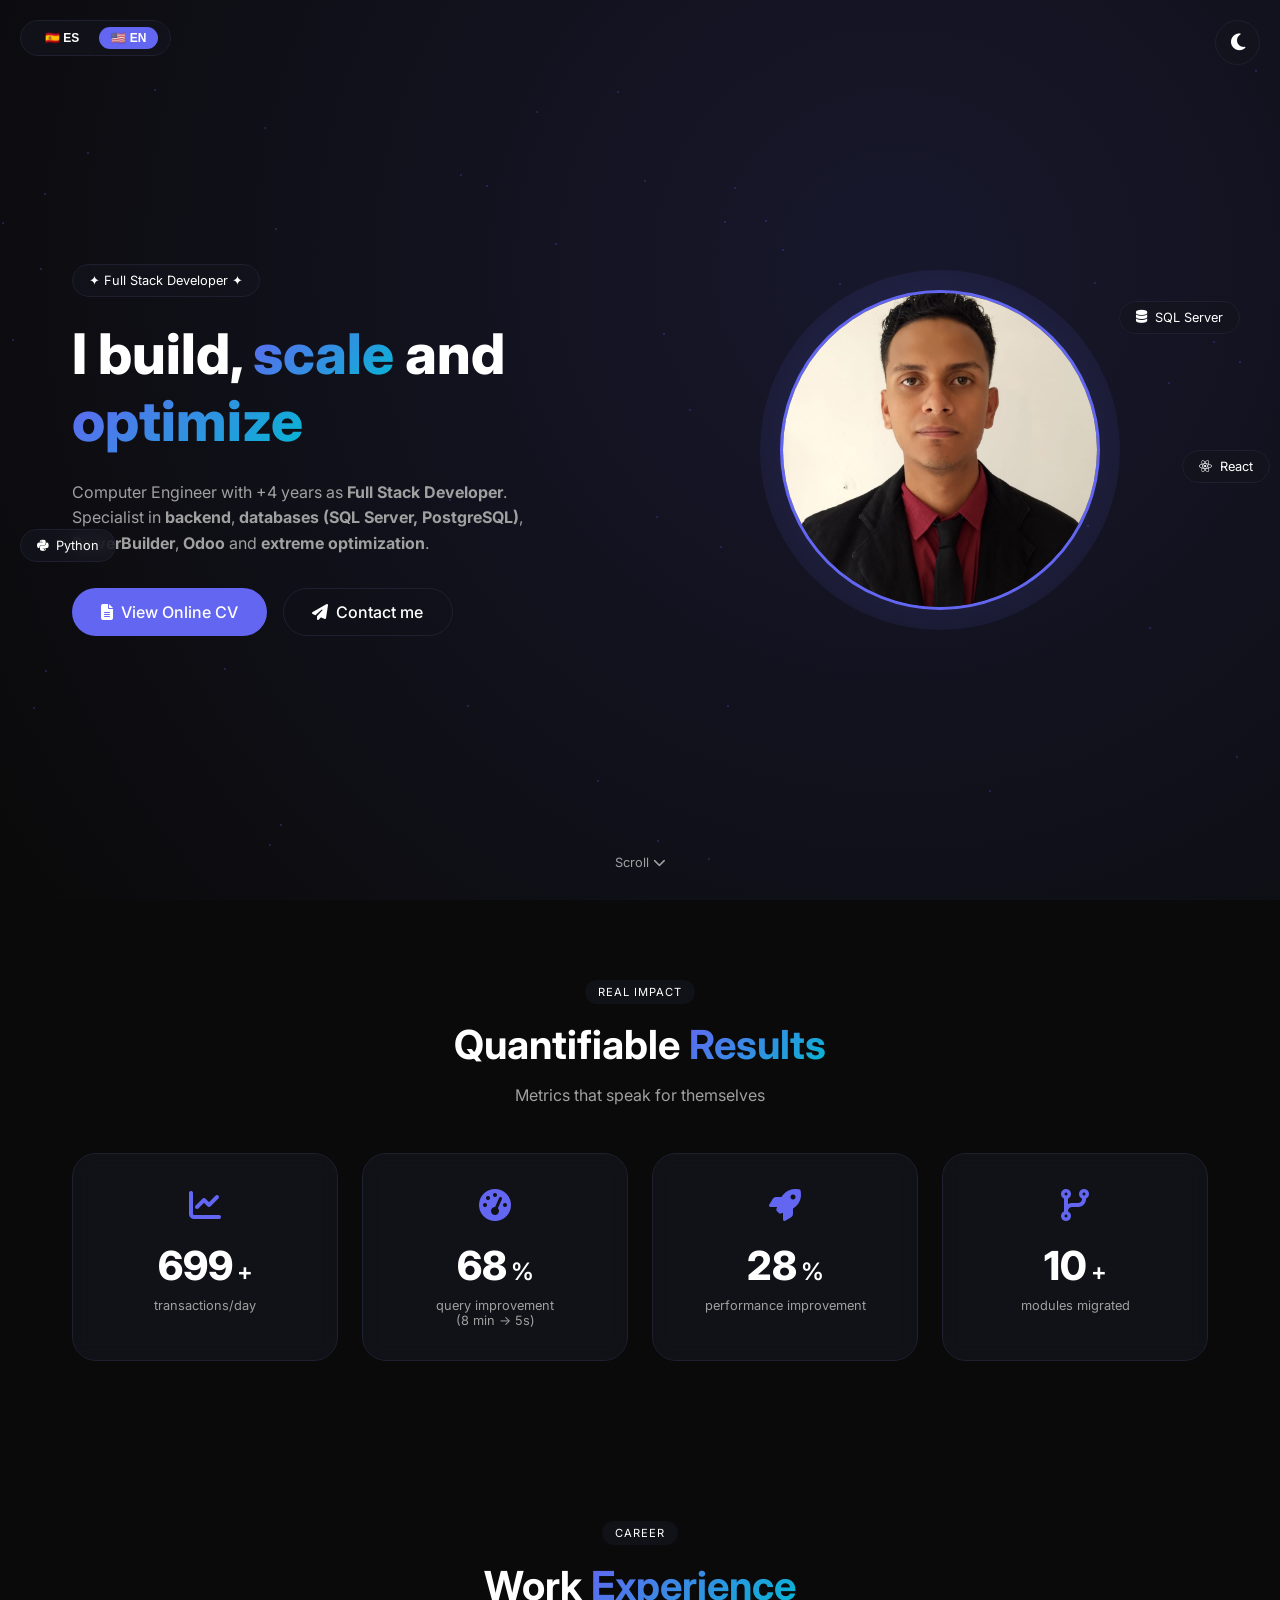
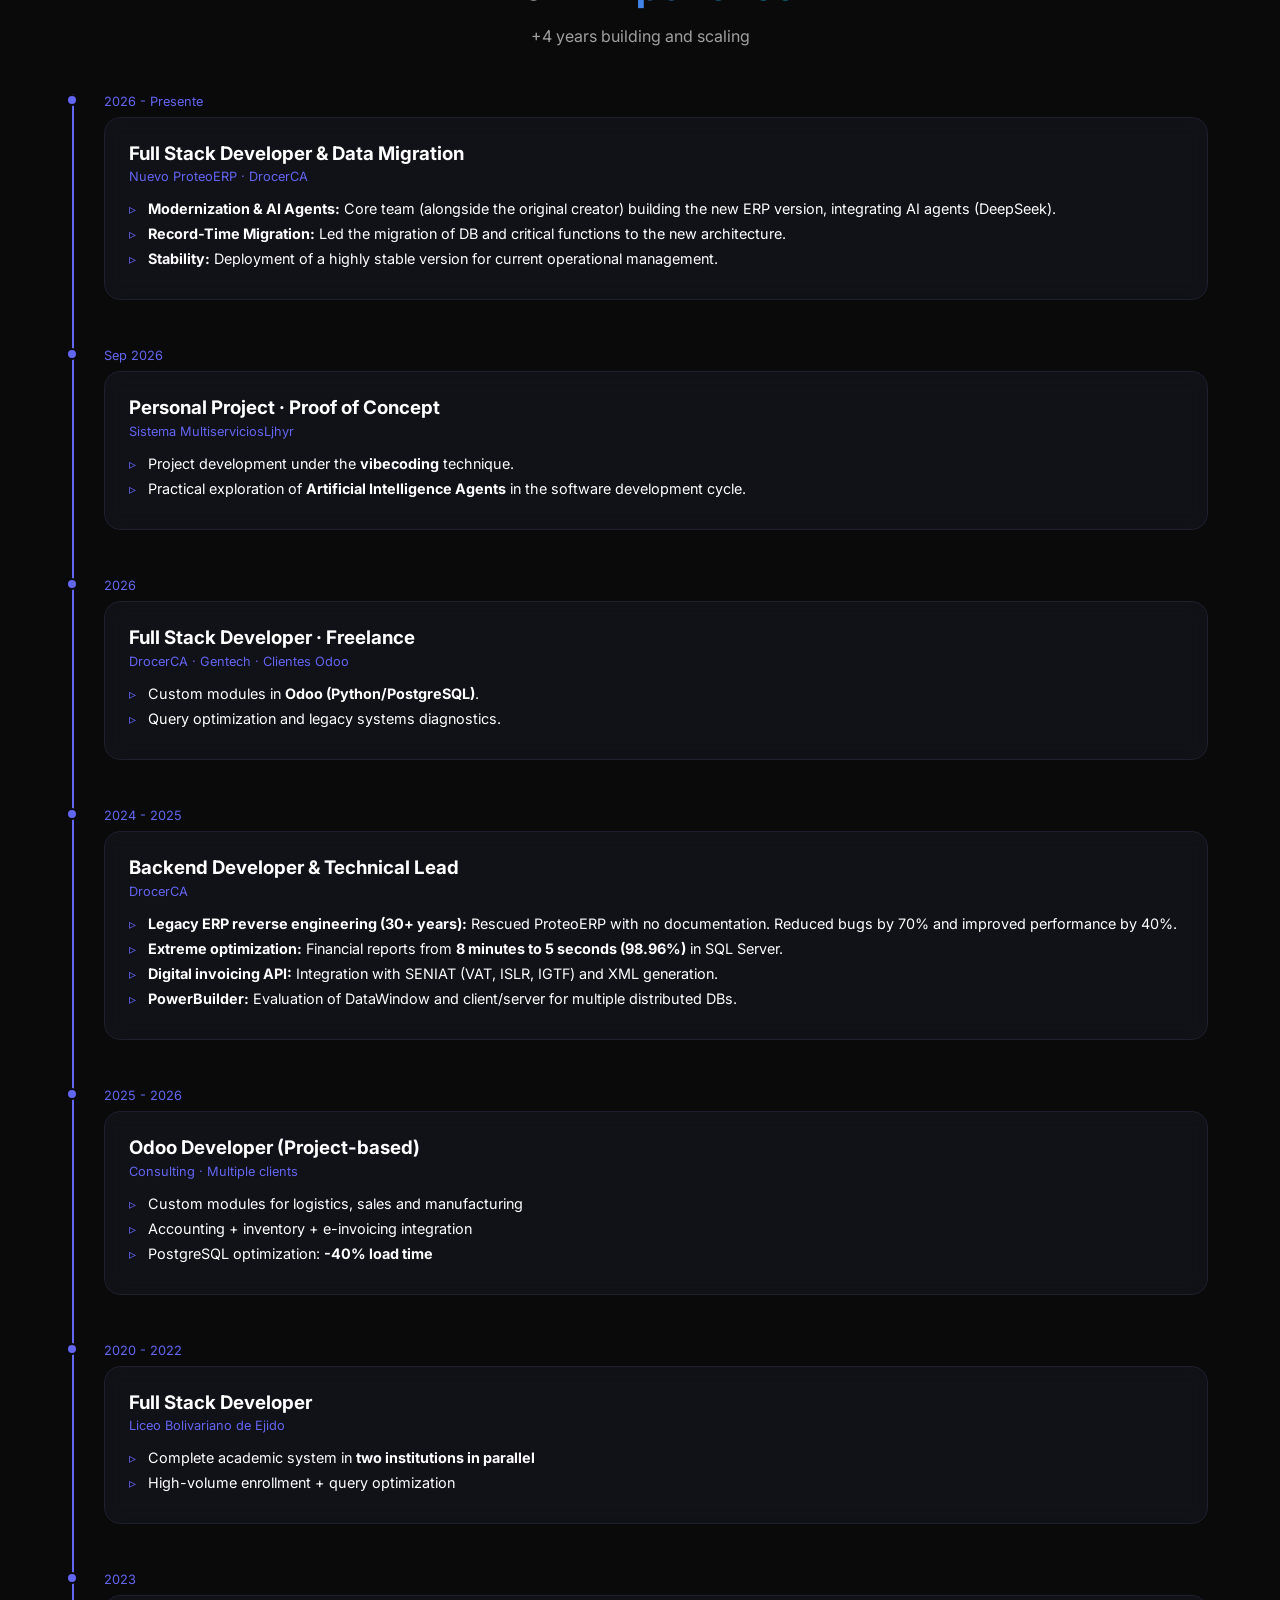
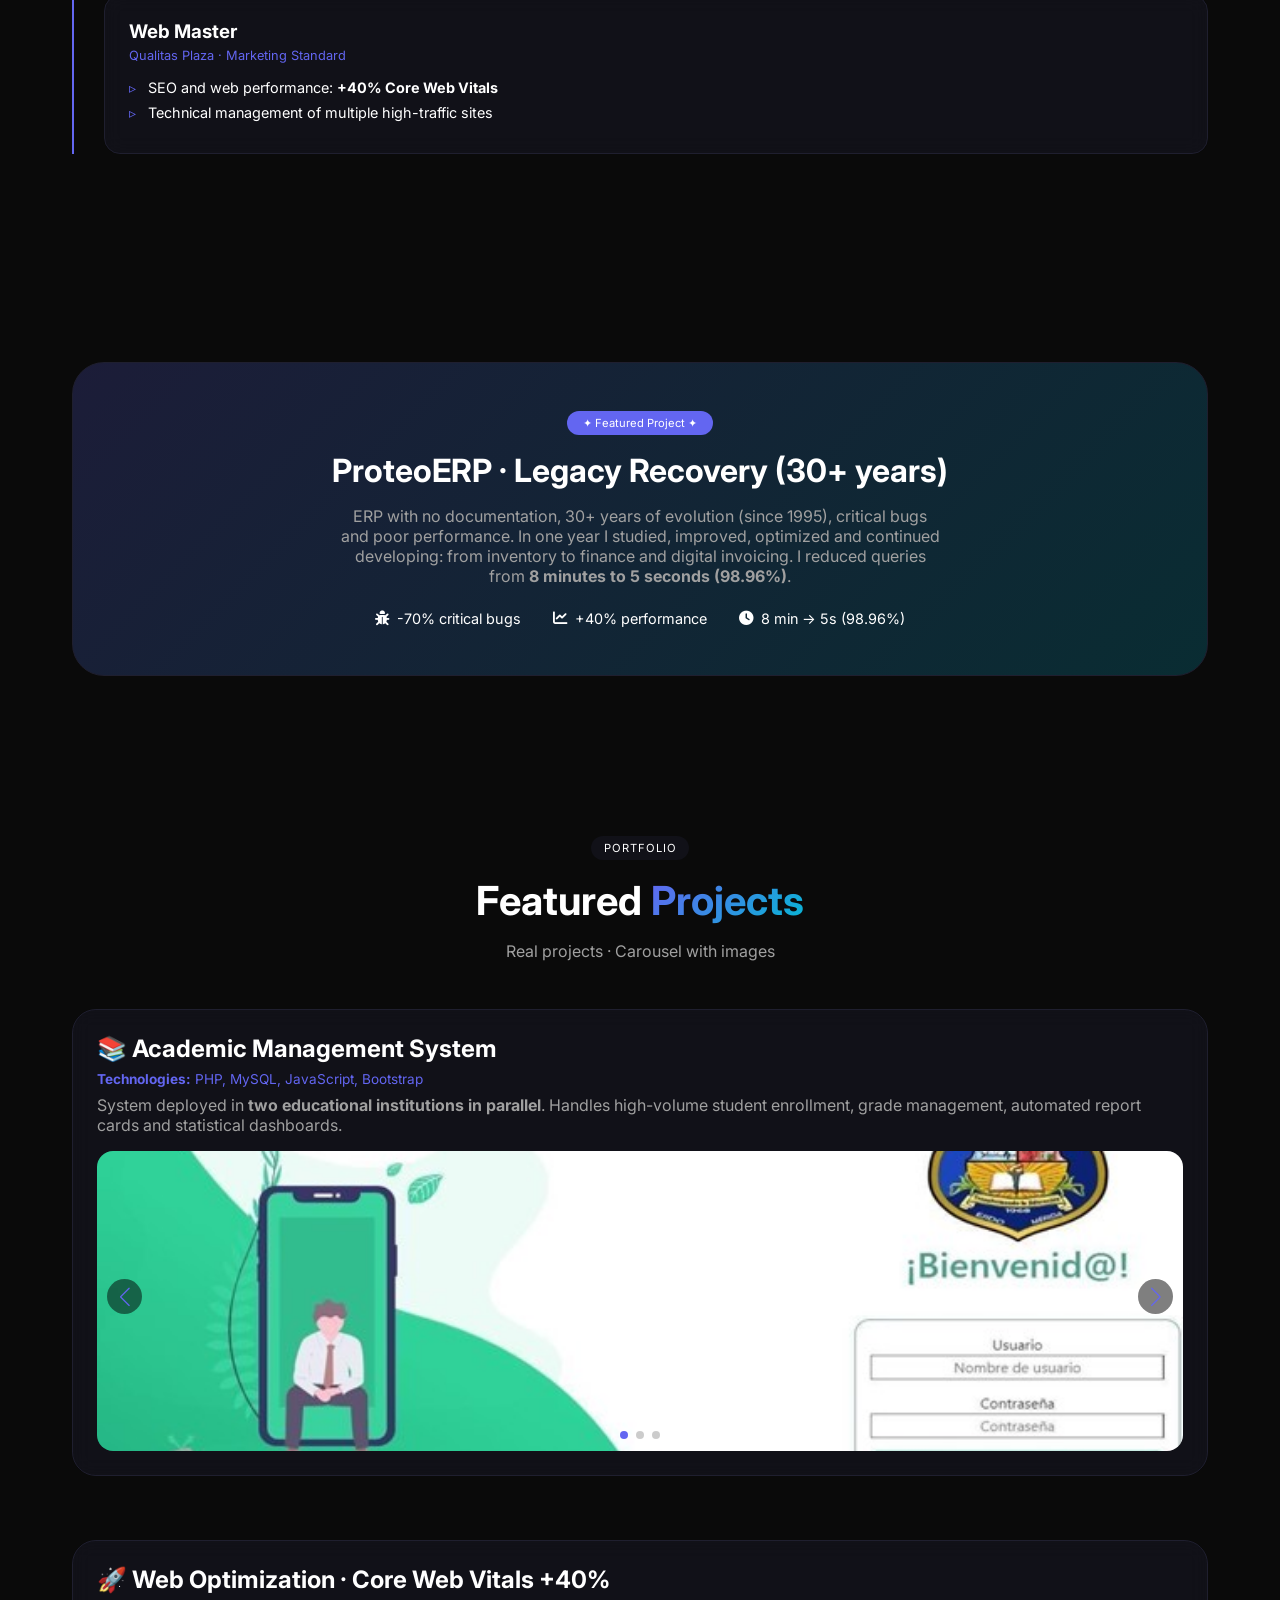
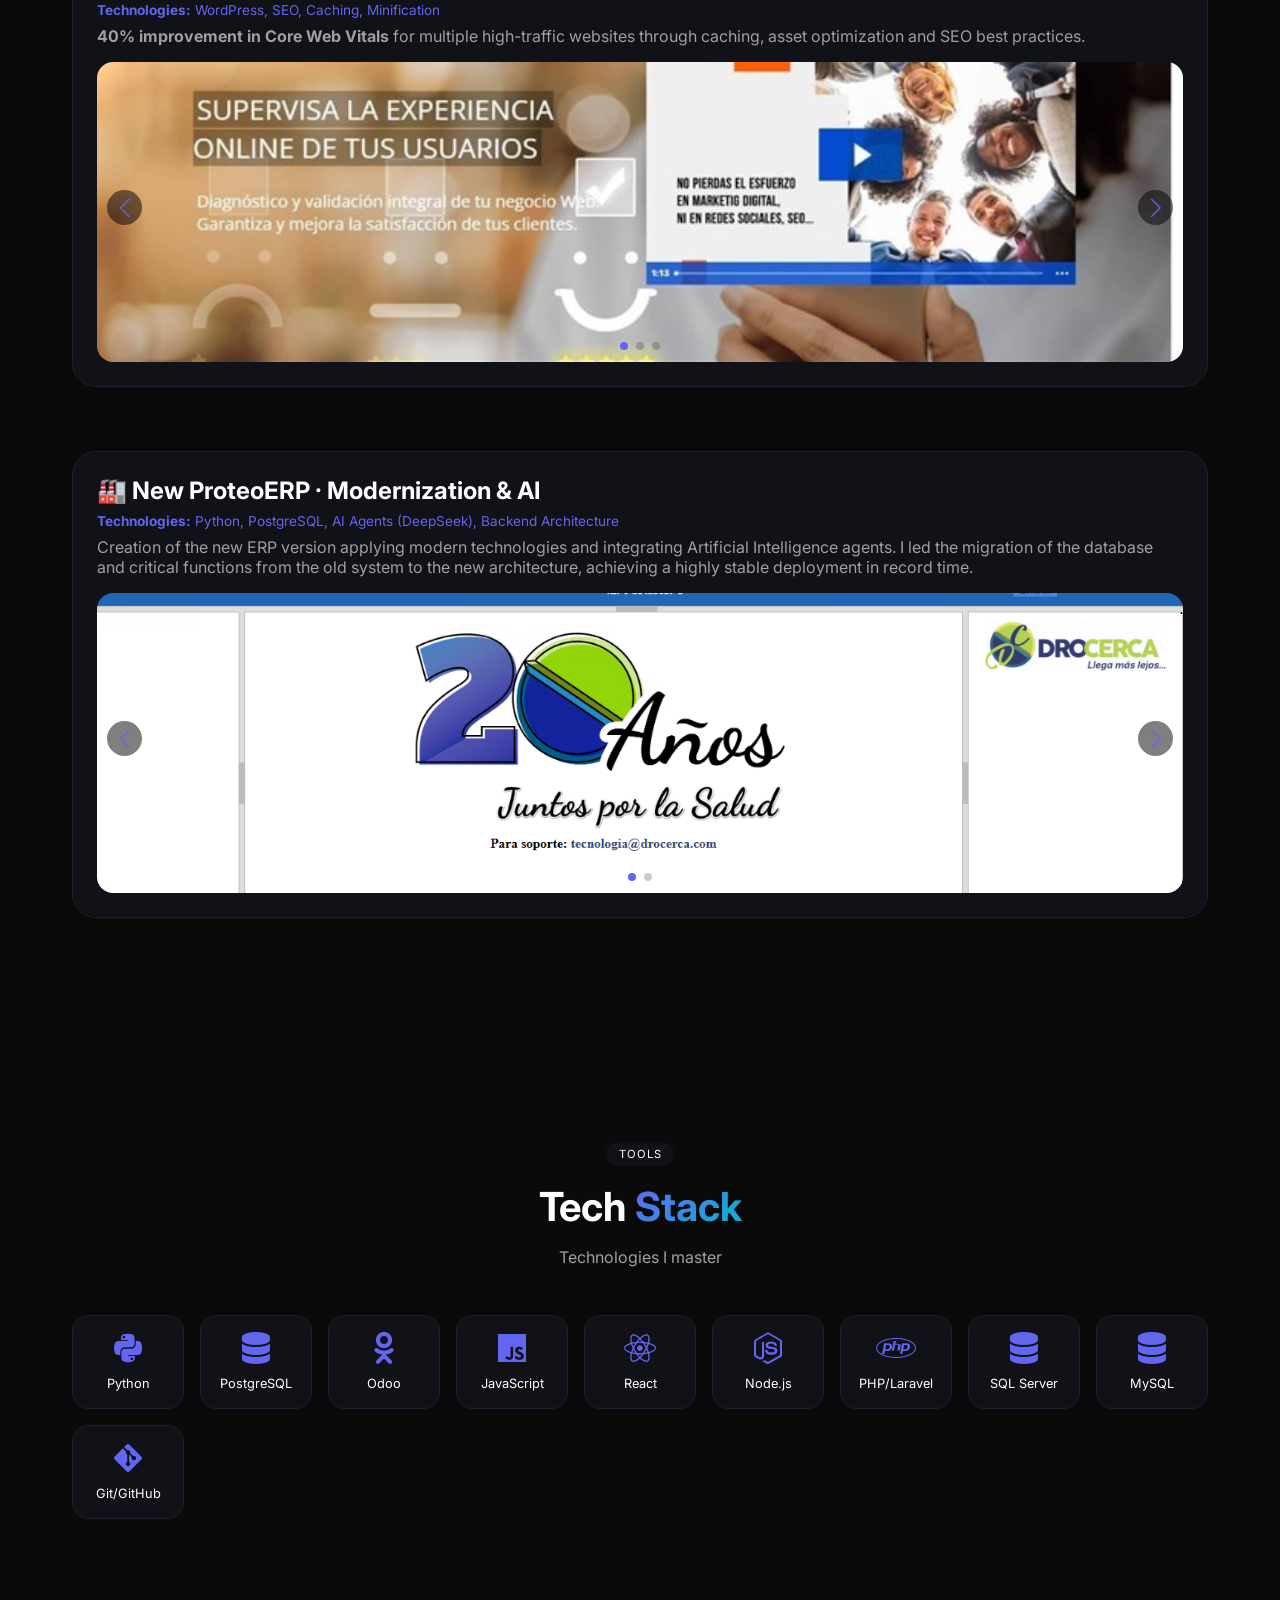
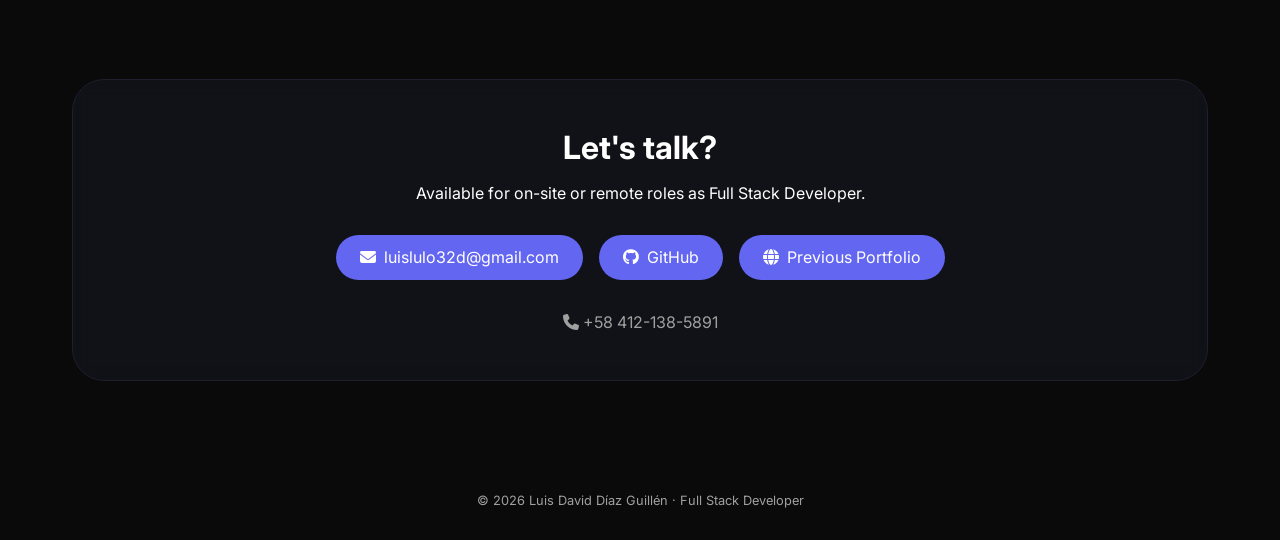
<file: index.html>
<!DOCTYPE html>
<html lang="es">
<head>
    <meta charset="UTF-8">
    <meta name="viewport" content="width=device-width, initial-scale=1.0">
    <title>Luis Díaz · Full Stack Developer</title>
    <meta name="description" content="Full Stack Developer especializado en SQL Server, PowerBuilder, backend y bases de datos. +4 años de experiencia.">
    <link rel="icon" type="image/x-icon" href="assets/logo.ico">
    <link rel="preconnect" href="https://fonts.googleapis.com">
    <link rel="preconnect" href="https://fonts.gstatic.com" crossorigin>
    <link href="https://fonts.googleapis.com/css2?family=Inter:opsz,wght@14..32,300;14..32,400;14..32,500;14..32,600;14..32,700;14..32,800&display=swap" rel="stylesheet">
    <link rel="stylesheet" href="https://cdnjs.cloudflare.com/ajax/libs/font-awesome/6.5.1/css/all.min.css">
    <!-- Swiper CSS -->
    <link rel="stylesheet" href="https://cdn.jsdelivr.net/npm/swiper@11/swiper-bundle.min.css" />
    <link rel="stylesheet" href="style.css">
    <meta name="google-site-verification" content="95BsM85E2MEABl_1DgomutFuXq9iS7AtyLtDNHHVmlc" />
</head>
<body>

    <!-- Language Switcher -->
    <div class="language-switcher">
        <button id="langEs" class="lang-btn active">🇪🇸 ES</button>
        <button id="langEn" class="lang-btn">🇺🇸 EN</button>
    </div>

    <!-- Toggle modo oscuro -->
    <div class="theme-toggle">
        <button id="themeToggle" aria-label="Cambiar tema">
            <i class="fas fa-moon"></i>
        </button>
    </div>

    <!-- Hero section -->
    <section class="hero">
        <div class="hero-overlay"></div>
        <div class="hero-container">
            <div class="hero-content">
                <div class="hero-badge glow" data-i18n="hero.badge">✦ Full Stack Developer ✦</div>
                <h1 class="hero-title" data-i18n="hero.title">
                    Construyo, <span class="gradient-text">escalo</span> y <span class="gradient-text">optimizo</span>
                </h1>
                <p class="hero-subtitle" data-i18n="hero.subtitle">
                    Ingeniero en Informática con +4 años como <strong>Full Stack Developer</strong>.<br>
                    Especialista en <strong>backend</strong>, <strong>bases de datos (SQL Server, PostgreSQL)</strong>, <strong>PowerBuilder</strong>, <strong>Odoo</strong> y <strong>optimización extrema</strong>.
                </p>
                <div class="hero-buttons">
                    <!-- BOTÓN ACTUALIZADO PARA IR AL CV ONLINE -->
                    <a id="viewCvBtn" href="cv_online_luis.html" target="_blank" class="btn-primary" data-i18n="hero.view_cv">
                        <i class="fas fa-file-alt"></i> Ver CV Online
                    </a>
                    <a href="#contacto" class="btn-secondary" data-i18n="hero.contact">
                        <i class="fas fa-paper-plane"></i> Contactar
                    </a>
                </div>
            </div>
            <div class="hero-image">
                <div class="profile-frame">
                    <img src="perfil.jpg" alt="Luis Díaz" class="profile-img-hero">
                    <div class="profile-glow"></div>
                </div>
                <div class="floating-card floating-1">
                    <i class="fas fa-database"></i> SQL Server
                </div>
                <div class="floating-card floating-2">
                    <i class="fab fa-python"></i> Python
                </div>
                <div class="floating-card floating-3">
                    <i class="fab fa-react"></i> React
                </div>
            </div>
        </div>
        <div class="scroll-indicator" data-i18n="hero.scroll">
            <span>Desliza</span>
            <i class="fas fa-chevron-down"></i>
        </div>
    </section>

    <!-- KPIs con contador -->
    <section class="section kpis-section reveal">
        <div class="container">
            <div class="section-header center">
                <span class="section-tag" data-i18n="kpis.tag">Impacto real</span>
                <h2 class="section-title" data-i18n="kpis.title">Resultados <span class="gradient-text">cuantificables</span></h2>
                <p class="section-subtitle" data-i18n="kpis.subtitle">Métricas que hablan por sí solas</p>
            </div>
            <div class="kpi-grid">
                <div class="kpi-card glass">
                    <div class="kpi-icon"><i class="fas fa-chart-line"></i></div>
                    <div class="kpi-number" data-target="1000">0</div>
                    <div class="kpi-suffix">+</div>
                    <div class="kpi-label" data-i18n="kpis.transactions">transacciones/día</div>
                </div>
                <div class="kpi-card glass">
                    <div class="kpi-icon"><i class="fas fa-tachometer-alt"></i></div>
                    <div class="kpi-number" data-target="98.96">0</div>
                    <div class="kpi-suffix">%</div>
                    <div class="kpi-label" data-i18n="kpis.query">mejora en consultas<br>(8 min → 5s)</div>
                </div>
                <div class="kpi-card glass">
                    <div class="kpi-icon"><i class="fas fa-rocket"></i></div>
                    <div class="kpi-number" data-target="40">0</div>
                    <div class="kpi-suffix">%</div>
                    <div class="kpi-label" data-i18n="kpis.performance">mejora rendimiento</div>
                </div>
                <div class="kpi-card glass">
                    <div class="kpi-icon"><i class="fas fa-code-branch"></i></div>
                    <div class="kpi-number" data-target="15">0</div>
                    <div class="kpi-suffix">+</div>
                    <div class="kpi-label" data-i18n="kpis.modules">módulos migrados</div>
                </div>
            </div>
        </div>
    </section>

    <!-- Experiencia (timeline visual actualizado) -->
    <section class="section experience-section reveal">
        <div class="container">
            <div class="section-header center">
                <span class="section-tag" data-i18n="experience.tag">Trayectoria</span>
                <h2 class="section-title" data-i18n="experience.title">Experiencia <span class="gradient-text">profesional</span></h2>
                <p class="section-subtitle" data-i18n="experience.subtitle">+4 años construyendo y escalando</p>
            </div>
            <div class="timeline">

                <!-- Nuevo ProteoERP (2026 - Presente) -->
                <div class="timeline-item">
                    <div class="timeline-dot"></div>
                    <div class="timeline-date">2026 - Presente</div>
                    <div class="timeline-card glass">
                        <h3 data-i18n="exp.proteo.title">Desarrollador Full Stack & Migración de Datos</h3>
                        <p class="company">Nuevo ProteoERP · DrocerCA</p>
                        <ul>
                            <li data-i18n="exp.proteo.li1"><strong>Modernización y Agentes AI:</strong> Equipo central (junto al creador original) creando la nueva versión del ERP, integrando agentes de IA (DeepSeek).</li>
                            <li data-i18n="exp.proteo.li2"><strong>Migración a Tiempo Récord:</strong> Lideré la migración de BD y funciones críticas hacia la nueva arquitectura.</li>
                            <li data-i18n="exp.proteo.li3"><strong>Estabilidad:</strong> Despliegue de versión altamente estable para la gestión operativa actual.</li>
                        </ul>
                    </div>
                </div>

                <!-- MultiserviciosLjhyr (Sep 2026) -->
                <div class="timeline-item">
                    <div class="timeline-dot"></div>
                    <div class="timeline-date">Sep 2026</div>
                    <div class="timeline-card glass">
                        <h3 data-i18n="exp.vibecoding.title">Proyecto Personal · Prueba de Concepto</h3>
                        <p class="company">Sistema MultiserviciosLjhyr</p>
                        <ul>
                            <li data-i18n="exp.vibecoding.li1">Desarrollo de proyecto bajo la técnica de <strong>vibecoding</strong>.</li>
                            <li data-i18n="exp.vibecoding.li2">Exploración práctica del uso de <strong>Agentes de Inteligencia Artificial</strong> en el ciclo de desarrollo de software.</li>
                        </ul>
                    </div>
                </div>

                <!-- Freelance -->
                <div class="timeline-item">
                    <div class="timeline-dot"></div>
                    <div class="timeline-date">2026</div>
                    <div class="timeline-card glass">
                        <h3 data-i18n="exp.freelance.title">Full Stack Developer · Freelance</h3>
                        <p class="company">DrocerCA · Gentech · Clientes Odoo</p>
                        <ul>
                            <li data-i18n="exp.freelance.li1">Módulos personalizados en <strong>Odoo (Python/PostgreSQL)</strong>.</li>
                            <li data-i18n="exp.freelance.li2">Optimización de consultas y diagnóstico en sistemas legacy.</li>
                        </ul>
                    </div>
                </div>

                <!-- DrocerCA (Legacy) -->
                <div class="timeline-item">
                    <div class="timeline-dot"></div>
                    <div class="timeline-date">2024 - 2025</div>
                    <div class="timeline-card glass">
                        <h3 data-i18n="exp.drocer.title">Backend Developer & Technical Lead</h3>
                        <p class="company">DrocerCA</p>
                        <ul>
                            <li data-i18n="exp.drocer.li1"><strong>Ingeniería inversa de ERP legacy (30+ años):</strong> Rescate de ProteoERP sin documentación. Reduje bugs en 70% y mejoré rendimiento en 40%.</li>
                            <li data-i18n="exp.drocer.li2"><strong>Optimización extrema:</strong> Reportes financieros de <strong>8 minutos a 5 segundos (98.96%)</strong> en SQL Server.</li>
                            <li data-i18n="exp.drocer.li3"><strong>API de facturación digital:</strong> Integración con SENIAT (IVA, ISLR, IGTF) y generación de XML.</li>
                            <li data-i18n="exp.drocer.li4"><strong>PowerBuilder:</strong> Evaluación de DataWindow y cliente/servidor para múltiples BD distribuidas.</li>
                        </ul>
                    </div>
                </div>

                <!-- Odoo -->
                <div class="timeline-item">
                    <div class="timeline-dot"></div>
                    <div class="timeline-date">2025 - 2026</div>
                    <div class="timeline-card glass">
                        <h3 data-i18n="exp.odoo.title">Odoo Developer (Project-based)</h3>
                        <p class="company" data-i18n="exp.odoo.company">Consultoría · Múltiples clientes</p>
                        <ul>
                            <li data-i18n="exp.odoo.li1">Módulos personalizados para logística, ventas y manufactura</li>
                            <li data-i18n="exp.odoo.li2">Integración contabilidad + inventario + facturación electrónica</li>
                            <li data-i18n="exp.odoo.li3">Optimización PostgreSQL: <strong>-40% tiempos de carga</strong></li>
                        </ul>
                    </div>
                </div>

                <!-- Liceo Bolivariano -->
                <div class="timeline-item">
                    <div class="timeline-dot"></div>
                    <div class="timeline-date">2020 - 2022</div>
                    <div class="timeline-card glass">
                        <h3 data-i18n="exp.liceo.title">Full Stack Developer</h3>
                        <p class="company">Liceo Bolivariano de Ejido</p>
                        <ul>
                            <li data-i18n="exp.liceo.li1">Sistema académico completo en <strong>dos instituciones en paralelo</strong></li>
                            <li data-i18n="exp.liceo.li2">Matrícula de alto volumen + optimización de consultas</li>
                        </ul>
                    </div>
                </div>

                <!-- Qualitas Plaza -->
                <div class="timeline-item">
                    <div class="timeline-dot"></div>
                    <div class="timeline-date">2023</div>
                    <div class="timeline-card glass">
                        <h3 data-i18n="exp.qualitas.title">Web Master</h3>
                        <p class="company">Qualitas Plaza · Marketing Standard</p>
                        <ul>
                            <li data-i18n="exp.qualitas.li1">Optimización SEO y performance web: <strong>+40% Core Web Vitals</strong></li>
                            <li data-i18n="exp.qualitas.li2">Gestión técnica de múltiples sitios de alto tráfico</li>
                        </ul>
                    </div>
                </div>
            </div>
        </div>
    </section>

    <!-- Proyecto destacado -->
    <section class="section featured-section reveal">
        <div class="container">
            <div class="featured-card-gradient">
                <div class="featured-badge" data-i18n="featured.badge">✦ Proyecto estrella ✦</div>
                <h2 data-i18n="featured.title">ProteoERP · Legacy Recovery (30+ años)</h2>
                <p data-i18n="featured.desc">ERP sin documentación, con 30+ años de evolución (desde 1995), bugs críticos y bajo rendimiento. En un año lo estudié, mejoré, optimicé y continué desarrollando: desde inventario hasta finanzas y facturación digital. Logré reducir consultas de <strong>8 minutos a 5 segundos (98.96%)</strong>.</p>
                <div class="featured-stats">
                    <span data-i18n="featured.stat1"><i class="fas fa-bug"></i> -70% bugs críticos</span>
                    <span data-i18n="featured.stat2"><i class="fas fa-chart-line"></i> +40% performance</span>
                    <span data-i18n="featured.stat3"><i class="fas fa-clock"></i> 8 min → 5s (98.96%)</span>
                </div>
            </div>
        </div>
    </section>

    <!-- Portafolio de proyectos con carrusel -->
    <section class="section portfolio-section reveal">
        <div class="container">
            <div class="section-header center">
                <span class="section-tag" data-i18n="portfolio.tag">Portafolio</span>
                <h2 class="section-title" data-i18n="portfolio.title">Proyectos <span class="gradient-text">destacados</span></h2>
                <p class="section-subtitle" data-i18n="portfolio.subtitle">Proyectos reales · Carrusel con imágenes</p>
            </div>

            <!-- Proyecto 1: Sistema de Gestión Académica -->
            <div class="portfolio-item reveal">
                <h3 class="portfolio-title" data-i18n="proj1.title">📚 Sistema de Gestión Académica</h3>
                <p class="portfolio-tech"><strong data-i18n="proj1.tech_label">Tecnologías:</strong> <span data-i18n="proj1.tech">PHP, MySQL, JavaScript, Bootstrap</span></p>
                <p class="portfolio-desc" data-i18n="proj1.desc">Sistema implementado en <strong>dos instituciones educativas en paralelo</strong>. Manejo de alto volumen de alumnos, gestión de notas, generación automatizada de boletines y dashboards estadísticos.</p>
                <div class="swiper portfolio-swiper" data-project="academico">
                    <div class="swiper-wrapper">
                        <div class="swiper-slide">
                            <a href="https://github.com/luislulo32d/liceoEjido_2" target="_blank" class="portfolio-link"><img src="assets/liceoEjido1.jpg" alt="Panel Inicial"></a>
                        </div>
                        <div class="swiper-slide">
                            <a href="https://github.com/luislulo32d/liceoEjido_2" target="_blank" class="portfolio-link"><img src="assets/liceoEjido2.jpg" alt="Gestión de notas"></a>
                        </div>
                        <div class="swiper-slide">
                            <a href="https://github.com/luislulo32d/liceoEjido_2" target="_blank" class="portfolio-link"><img src="assets/liceoEjido3.jpg" alt="Reporte de boletín"></a>
                        </div>
                    </div>
                    <div class="swiper-pagination"></div>
                    <div class="swiper-button-next"></div>
                    <div class="swiper-button-prev"></div>
                </div>
            </div>

            <!-- Proyecto 2: Optimización Web Core Web Vitals -->
            <div class="portfolio-item reveal">
                <h3 class="portfolio-title" data-i18n="proj2.title">🚀 Optimización Web · Core Web Vitals +40%</h3>
                <p class="portfolio-tech"><strong data-i18n="proj2.tech_label">Tecnologías:</strong> <span data-i18n="proj2.tech">WordPress, SEO, Caching, Minificación</span></p>
                <p class="portfolio-desc" data-i18n="proj2.desc">Mejora del <strong>40% en Core Web Vitals</strong> para múltiples sitios de alto tráfico mediante caching, optimización de assets y buenas prácticas SEO.</p>
                <div class="swiper portfolio-swiper" data-project="webperf">
                    <div class="swiper-wrapper">
                        <div class="swiper-slide">
                            <a href="https://github.com/luislulo32d/marketing-standard.com" target="_blank" class="portfolio-link"><img src="assets/qualitasplaza.jpg" alt="qualitasplaza"></a>
                        </div>
                        <div class="swiper-slide">
                            <a href="https://github.com/luislulo32d/qualitasplaza.com" target="_blank" class="portfolio-link"><img src="assets/marketing standard.png" alt="marketing-standard"></a>
                        </div>
                        <div class="swiper-slide">
                            <a href="https://github.com/luislulo32d/justicia.civiscausa.org" target="_blank" class="portfolio-link"><img src="assets/civiscausa.jpg" alt="Estructura optimizada"></a>
                        </div>
                    </div>
                    <div class="swiper-pagination"></div>
                    <div class="swiper-button-next"></div>
                    <div class="swiper-button-prev"></div>
                </div>
            </div>

            <!-- Proyecto 3: Nuevo ProteoERP (Solo 2 imágenes .png) -->
            <div class="portfolio-item reveal">
                <h3 class="portfolio-title" data-i18n="proj3.title">🏭 Nuevo ProteoERP · Modernización e IA</h3>
                <p class="portfolio-tech"><strong data-i18n="proj3.tech_label">Tecnologías:</strong> <span data-i18n="proj3.tech">Python, PostgreSQL, Agentes AI (DeepSeek), Arquitectura Backend</span></p>
                <p class="portfolio-desc" data-i18n="proj3.desc">Creación de la nueva versión del ERP aplicando tecnologías actuales e integrando agentes de Inteligencia Artificial. Lideré la migración de la base de datos y funciones críticas del sistema antiguo a la nueva arquitectura, logrando un despliegue altamente estable en tiempo récord.</p>
                <div class="swiper portfolio-swiper" data-project="proteo">
                    <div class="swiper-wrapper">
                        <div class="swiper-slide">
                            <!-- Reemplaza el href="#" si tienes un link público -->
                            <a href="#" target="_blank" class="portfolio-link"><img src="assets/proteo1.png" alt="Dashboard Nuevo ProteoERP"></a>
                        </div>
                        <div class="swiper-slide">
                            <a href="#" target="_blank" class="portfolio-link"><img src="assets/proteo2.png" alt="Migración de Base de Datos"></a>
                        </div>
                    </div>
                    <div class="swiper-pagination"></div>
                    <div class="swiper-button-next"></div>
                    <div class="swiper-button-prev"></div>
                </div>
            </div>

        </div>
    </section>

    <!-- Tech Stack -->
    <section class="section tech-section reveal">
        <div class="container">
            <div class="section-header center">
                <span class="section-tag" data-i18n="tech.tag">Herramientas</span>
                <h2 class="section-title" data-i18n="tech.title">Tech <span class="gradient-text">Stack</span></h2>
                <p class="section-subtitle" data-i18n="tech.subtitle">Tecnologías que domino</p>
            </div>
            <div class="tech-grid">
                <div class="tech-item"><i class="fab fa-python"></i><span>Python</span></div>
                <div class="tech-item"><i class="fas fa-database"></i><span>PostgreSQL</span></div>
                <div class="tech-item"><i class="fab fa-odnoklassniki"></i><span>Odoo</span></div>
                <div class="tech-item"><i class="fab fa-js"></i><span>JavaScript</span></div>
                <div class="tech-item"><i class="fab fa-react"></i><span>React</span></div>
                <div class="tech-item"><i class="fab fa-node-js"></i><span>Node.js</span></div>
                <div class="tech-item"><i class="fab fa-php"></i><span>PHP/Laravel</span></div>
                <div class="tech-item"><i class="fas fa-database"></i><span>SQL Server</span></div>
                <div class="tech-item"><i class="fas fa-database"></i><span>MySQL</span></div>
                <div class="tech-item"><i class="fab fa-git-alt"></i><span>Git/GitHub</span></div>
            </div>
        </div>
    </section>

    <!-- Contacto -->
    <section id="contacto" class="section contact-section reveal">
        <div class="container">
            <div class="contact-card-glass">
                <h2 data-i18n="contact.title">¿Hablamos?</h2>
                <p data-i18n="contact.subtitle">Disponible para roles presenciales o remotos como Full Stack Developer.</p>
                <div class="contact-links">
                    <a href="mailto:luislulo32d@gmail.com" class="contact-btn"><i class="fas fa-envelope"></i> luislulo32d@gmail.com</a>
                    <a href="https://github.com/luislulo32d" target="_blank" class="contact-btn"><i class="fab fa-github"></i> GitHub</a>
                    <a href="https://portfolio-ac152.web.app/" target="_blank" class="contact-btn"><i class="fas fa-globe"></i> <span data-i18n="contact.portfolio_btn">Portafolio anterior</span></a>
                </div>
                <p class="contact-phone"><i class="fas fa-phone"></i> +58 412-138-5891</p>
            </div>
        </div>
    </section>

    <footer>
        <p data-i18n="footer">© 2026 Luis David Díaz Guillén · Full Stack Developer</p>
    </footer>

    <script src="https://cdn.jsdelivr.net/npm/swiper@11/swiper-bundle.min.js"></script>
    <script src="i18n.js"></script>
    <script src="script.js"></script>
</body>
</html>
</file>
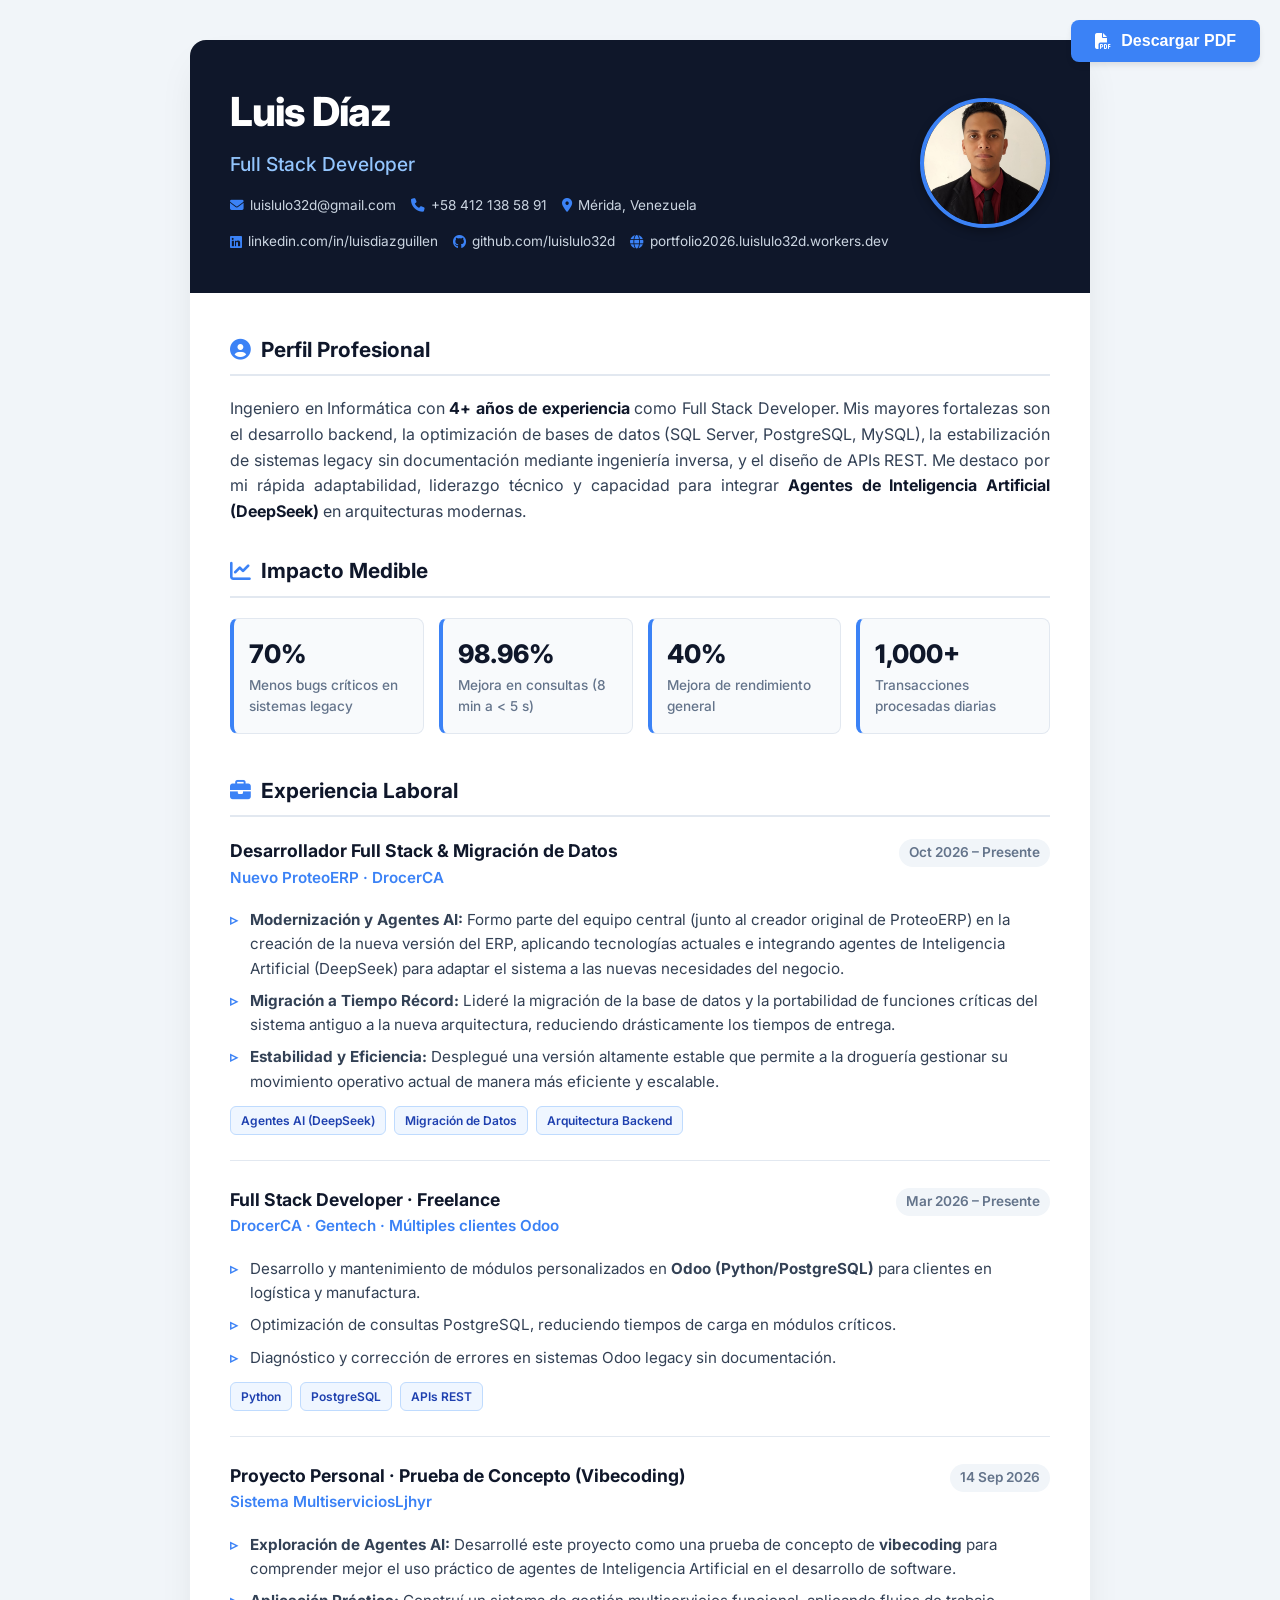
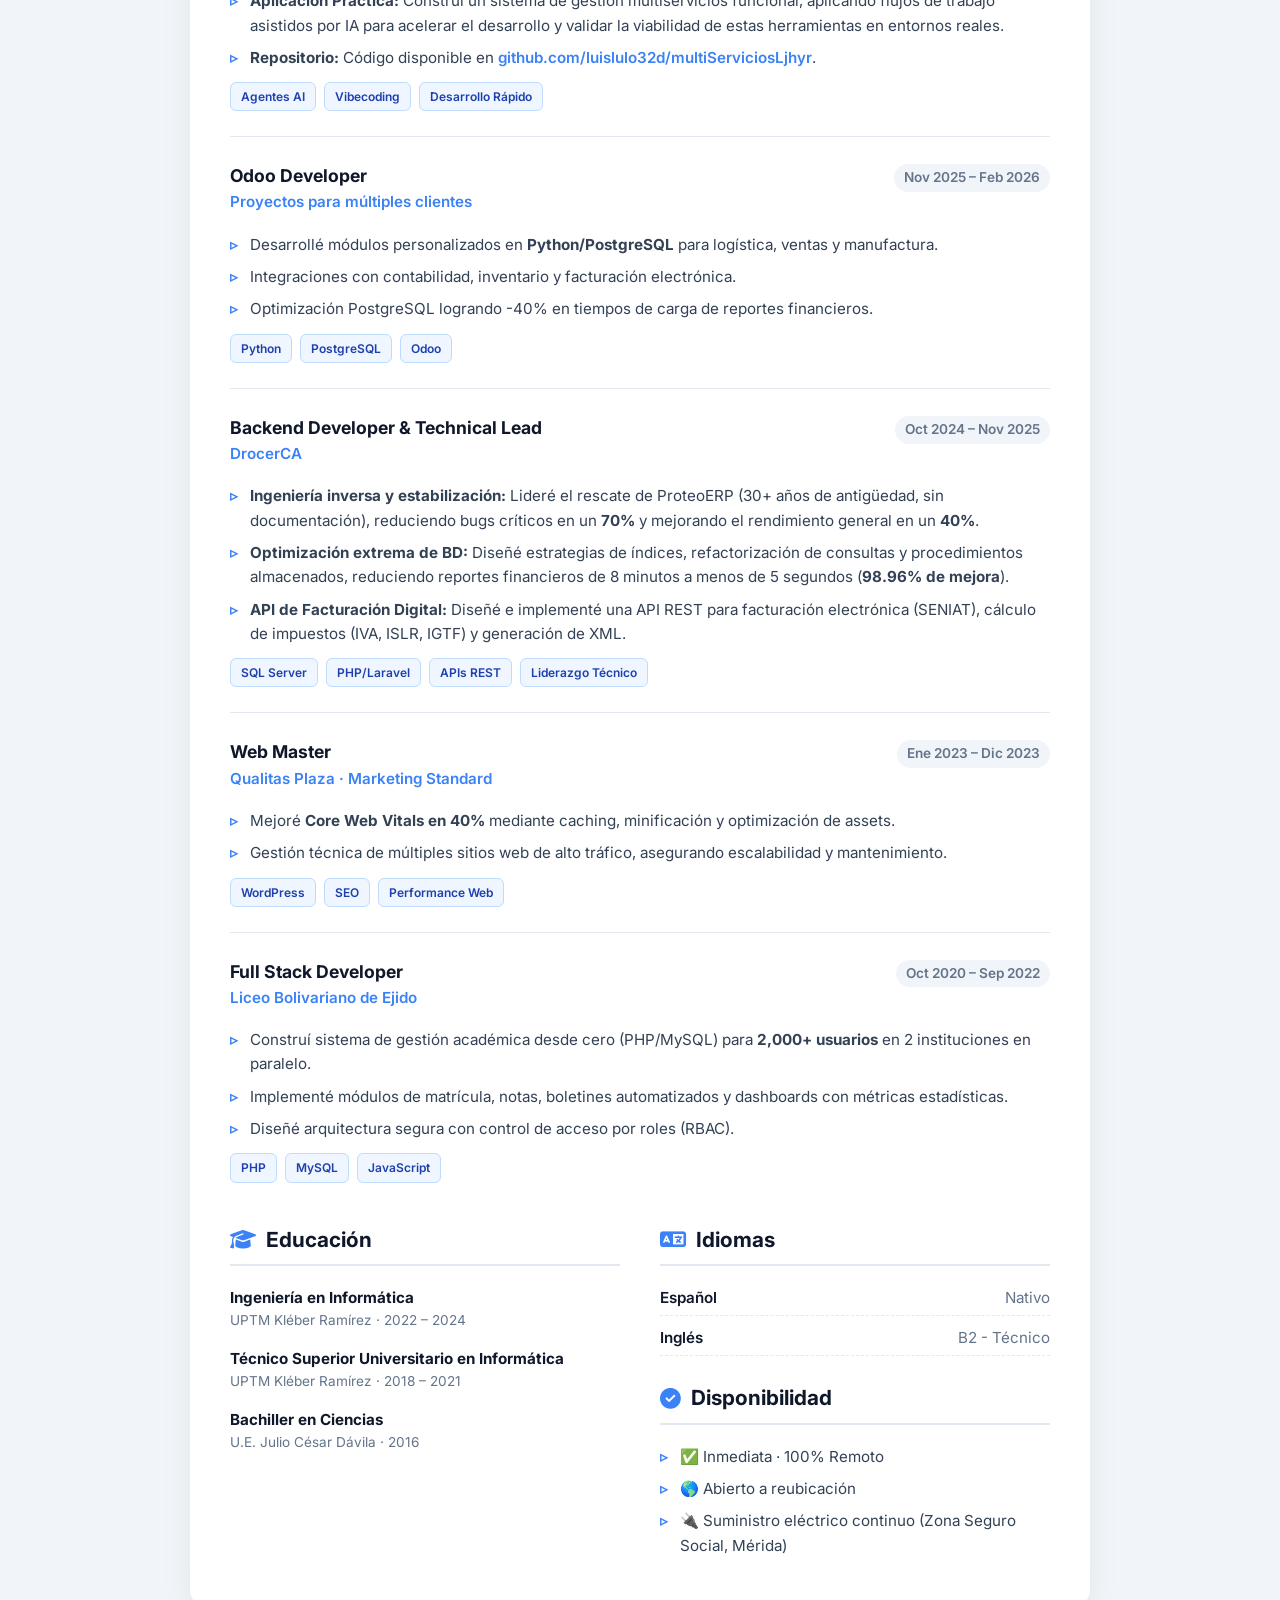
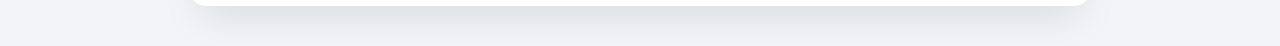
<file: cv_online_luis.html>
<!DOCTYPE html>
<html lang="es">
<head>
    <meta charset="UTF-8">
    <meta name="viewport" content="width=device-width, initial-scale=1.0">
    <title>Luis Díaz · CV 2026</title>
    <link href="https://fonts.googleapis.com/css2?family=Inter:wght@300;400;500;600;700;800&display=swap" rel="stylesheet">
    <link rel="stylesheet" href="https://cdnjs.cloudflare.com/ajax/libs/font-awesome/6.5.1/css/all.min.css">
    <style>
        :root {
            --primary: #0f172a;
            --accent: #3b82f6;
            --text-main: #334155;
            --text-light: #64748b;
            --bg-body: #f1f5f9;
            --bg-card: #ffffff;
        }

        * { margin: 0; padding: 0; box-sizing: border-box; }

        body {
            font-family: 'Inter', sans-serif;
            background-color: var(--bg-body);
            color: var(--text-main);
            line-height: 1.6;
            padding: 40px 20px;
            display: flex;
            justify-content: center;
        }

        .btn-download {
            position: fixed;
            top: 20px;
            right: 20px;
            background-color: var(--accent);
            color: white;
            border: none;
            padding: 12px 24px;
            border-radius: 8px;
            font-size: 1rem;
            font-weight: 600;
            cursor: pointer;
            box-shadow: 0 4px 6px -1px rgba(0, 0, 0, 0.1);
            transition: all 0.3s ease;
            display: flex;
            align-items: center;
            gap: 10px;
            z-index: 1000;
        }

        .btn-download:hover {
            background-color: #2563eb;
            transform: translateY(-2px);
        }

        .cv-container {
            max-width: 900px;
            width: 100%;
            background-color: var(--bg-card);
            border-radius: 16px;
            box-shadow: 0 20px 40px -10px rgba(0,0,0,0.1);
            overflow: hidden;
        }

        .header {
            background-color: var(--primary);
            color: white;
            padding: 40px;
            display: flex;
            justify-content: space-between;
            align-items: center;
            flex-wrap: wrap;
            gap: 20px;
        }

        .header-left { flex: 1; min-width: 300px; }
        .header-left h1 { font-size: 2.5rem; font-weight: 800; letter-spacing: -1px; margin-bottom: 5px; }
        .header-left h2 { font-size: 1.2rem; color: #93c5fd; font-weight: 500; margin-bottom: 15px; }

        .contact-list { display: flex; flex-wrap: wrap; gap: 15px; font-size: 0.85rem; color: #cbd5e1; }
        .contact-list a { color: #cbd5e1; text-decoration: none; display: flex; align-items: center; gap: 6px; transition: color 0.2s; word-break: break-all; }
        .contact-list a:hover { color: white; }
        .contact-list i { color: var(--accent); }

        .profile-img {
            width: 130px;
            height: 130px;
            border-radius: 50%;
            object-fit: cover;
            border: 4px solid var(--accent);
            box-shadow: 0 4px 10px rgba(0,0,0,0.3);
        }

        .main-content { padding: 40px; }

        .section-title {
            font-size: 1.3rem;
            font-weight: 700;
            color: var(--primary);
            border-bottom: 2px solid #e2e8f0;
            padding-bottom: 8px;
            margin-bottom: 20px;
            display: flex;
            align-items: center;
            gap: 10px;
        }

        .section-title i { color: var(--accent); }

        .profile-text { font-size: 1rem; color: var(--text-main); margin-bottom: 30px; text-align: justify; }
        .profile-text strong { color: var(--primary); }

        .kpi-grid { display: grid; grid-template-columns: repeat(auto-fit, minmax(180px, 1fr)); gap: 15px; margin-bottom: 40px; }

        .kpi-card {
            background-color: #f8fafc;
            border: 1px solid #e2e8f0;
            border-left: 4px solid var(--accent);
            padding: 15px;
            border-radius: 8px;
        }

        .kpi-number { font-size: 1.6rem; font-weight: 800; color: var(--primary); }
        .kpi-label { font-size: 0.85rem; color: var(--text-light); font-weight: 500; }

        .experience-item { margin-bottom: 25px; padding-bottom: 25px; border-bottom: 1px solid #e2e8f0; }
        .experience-item:last-child { border-bottom: none; margin-bottom: 0; padding-bottom: 0; }

        .exp-header { display: flex; justify-content: space-between; align-items: baseline; flex-wrap: wrap; margin-bottom: 5px; }
        .exp-title { font-size: 1.1rem; font-weight: 700; color: var(--primary); }
        .exp-company { font-size: 0.95rem; font-weight: 600; color: var(--accent); margin-bottom: 8px; }
        .exp-date { font-size: 0.85rem; font-weight: 600; color: var(--text-light); background-color: #f1f5f9; padding: 3px 10px; border-radius: 20px; }

        .exp-list { list-style: none; padding-left: 0; margin-top: 10px; }
        .exp-list li { position: relative; padding-left: 20px; margin-bottom: 8px; font-size: 0.95rem; }
        .exp-list li::before { content: "▹"; position: absolute; left: 0; color: var(--accent); font-weight: bold; }

        /* Ajuste para que los enlaces largos en el texto no rompan el diseño */
        .exp-list a { color: var(--accent); font-weight: 600; word-break: break-all; text-decoration: none; }

        .tech-tags { display: flex; flex-wrap: wrap; gap: 8px; margin-top: 12px; }
        .tech-tag { font-size: 0.75rem; font-weight: 600; background-color: #eff6ff; color: #1e40af; padding: 4px 10px; border-radius: 6px; border: 1px solid #bfdbfe; }

        .bottom-grid { display: grid; grid-template-columns: 1fr 1fr; gap: 40px; margin-top: 40px; }

        .edu-item { margin-bottom: 15px; }
        .edu-title { font-weight: 700; color: var(--primary); font-size: 0.95rem; }
        .edu-place { font-size: 0.85rem; color: var(--text-light); }

        .lang-item { display: flex; justify-content: space-between; font-size: 0.95rem; margin-bottom: 10px; border-bottom: 1px dashed #e2e8f0; padding-bottom: 5px; }
        .lang-name { font-weight: 600; color: var(--primary); }
        .lang-level { color: var(--text-light); }

        @media (max-width: 768px) {
            .header { flex-direction: column-reverse; text-align: center; }
            .contact-list { justify-content: center; }
            .bottom-grid { grid-template-columns: 1fr; gap: 20px; }
            .btn-download { bottom: 20px; top: auto; right: 20px; width: calc(100% - 40px); justify-content: center;}
        }

        @media print {
            body { background-color: white; padding: 0; display: block; }
            .btn-download { display: none; }
            .cv-container { box-shadow: none; border-radius: 0; max-width: 100%; }
            .header { background-color: #0f172a !important; -webkit-print-color-adjust: exact; print-color-adjust: exact; }
            .tech-tag { background-color: #eff6ff !important; -webkit-print-color-adjust: exact; print-color-adjust: exact; }
            .exp-date { background-color: #f1f5f9 !important; -webkit-print-color-adjust: exact; print-color-adjust: exact; }
            .kpi-card { background-color: #f8fafc !important; -webkit-print-color-adjust: exact; print-color-adjust: exact; }
            .experience-item { page-break-inside: avoid; }
        }
    </style>
</head>
<body>

    <button class="btn-download" onclick="window.print()">
        <i class="fas fa-file-pdf"></i> Descargar PDF
    </button>

    <div class="cv-container">

        <header class="header">
            <div class="header-left">
                <h1>Luis Díaz</h1>
                <h2>Full Stack Developer</h2>
                <div class="contact-list">
                    <a href="mailto:luislulo32d@gmail.com"><i class="fas fa-envelope"></i> luislulo32d@gmail.com</a>
                    <a href="tel:+584121385891"><i class="fas fa-phone"></i> +58 412 138 58 91</a>
                    <a href="#"><i class="fas fa-map-marker-alt"></i> Mérida, Venezuela</a>
                    <a href="https://linkedin.com/in/luisdiazguillen" target="_blank"><i class="fab fa-linkedin"></i> linkedin.com/in/luisdiazguillen</a>
                    <a href="https://github.com/luislulo32d" target="_blank"><i class="fab fa-github"></i> github.com/luislulo32d</a>
                    <a href="https://portfolio2026.luislulo32d.workers.dev" target="_blank"><i class="fas fa-globe"></i> portfolio2026.luislulo32d.workers.dev</a>
                </div>
            </div>
            <div class="header-right">
                <img src="perfil.jpg" alt="Luis Díaz" class="profile-img" onerror="this.style.display='none'">
            </div>
        </header>

        <main class="main-content">

            <section>
                <h3 class="section-title"><i class="fas fa-user-circle"></i> Perfil Profesional</h3>
                <p class="profile-text">
                    Ingeniero en Informática con <strong>4+ años de experiencia</strong> como Full Stack Developer. Mis mayores fortalezas son el desarrollo backend, la optimización de bases de datos (SQL Server, PostgreSQL, MySQL), la estabilización de sistemas legacy sin documentación mediante ingeniería inversa, y el diseño de APIs REST. Me destaco por mi rápida adaptabilidad, liderazgo técnico y capacidad para integrar <strong>Agentes de Inteligencia Artificial (DeepSeek)</strong> en arquitecturas modernas.
                </p>
            </section>

            <section>
                <h3 class="section-title"><i class="fas fa-chart-line"></i> Impacto Medible</h3>
                <div class="kpi-grid">
                    <div class="kpi-card">
                        <div class="kpi-number">70%</div>
                        <div class="kpi-label">Menos bugs críticos en sistemas legacy</div>
                    </div>
                    <div class="kpi-card">
                        <div class="kpi-number">98.96%</div>
                        <div class="kpi-label">Mejora en consultas (8 min a < 5 s)</div>
                    </div>
                    <div class="kpi-card">
                        <div class="kpi-number">40%</div>
                        <div class="kpi-label">Mejora de rendimiento general</div>
                    </div>
                    <div class="kpi-card">
                        <div class="kpi-number">1,000+</div>
                        <div class="kpi-label">Transacciones procesadas diarias</div>
                    </div>
                </div>
            </section>

            <section>
                <h3 class="section-title"><i class="fas fa-briefcase"></i> Experiencia Laboral</h3>

                <!-- 1. Nuevo ProteoERP -->
                <div class="experience-item">
                    <div class="exp-header">
                        <div>
                            <div class="exp-title">Desarrollador Full Stack & Migración de Datos</div>
                            <div class="exp-company">Nuevo ProteoERP · DrocerCA</div>
                        </div>
                        <span class="exp-date">Oct 2026 – Presente</span>
                    </div>
                    <ul class="exp-list">
                        <li><strong>Modernización y Agentes AI:</strong> Formo parte del equipo central (junto al creador original de ProteoERP) en la creación de la nueva versión del ERP, aplicando tecnologías actuales e integrando agentes de Inteligencia Artificial (DeepSeek) para adaptar el sistema a las nuevas necesidades del negocio.</li>
                        <li><strong>Migración a Tiempo Récord:</strong> Lideré la migración de la base de datos y la portabilidad de funciones críticas del sistema antiguo a la nueva arquitectura, reduciendo drásticamente los tiempos de entrega.</li>
                        <li><strong>Estabilidad y Eficiencia:</strong> Desplegué una versión altamente estable que permite a la droguería gestionar su movimiento operativo actual de manera más eficiente y escalable.</li>
                    </ul>
                    <div class="tech-tags">
                        <span class="tech-tag">Agentes AI (DeepSeek)</span>
                        <span class="tech-tag">Migración de Datos</span>
                        <span class="tech-tag">Arquitectura Backend</span>
                    </div>
                </div>

                <!-- 2. Freelance -->
                <div class="experience-item">
                    <div class="exp-header">
                        <div>
                            <div class="exp-title">Full Stack Developer · Freelance</div>
                            <div class="exp-company">DrocerCA · Gentech · Múltiples clientes Odoo</div>
                        </div>
                        <span class="exp-date">Mar 2026 – Presente</span>
                    </div>
                    <ul class="exp-list">
                        <li>Desarrollo y mantenimiento de módulos personalizados en <strong>Odoo (Python/PostgreSQL)</strong> para clientes en logística y manufactura.</li>
                        <li>Optimización de consultas PostgreSQL, reduciendo tiempos de carga en módulos críticos.</li>
                        <li>Diagnóstico y corrección de errores en sistemas Odoo legacy sin documentación.</li>
                    </ul>
                    <div class="tech-tags">
                        <span class="tech-tag">Python</span>
                        <span class="tech-tag">PostgreSQL</span>
                        <span class="tech-tag">APIs REST</span>
                    </div>
                </div>

                <!-- 3. Proyecto Personal / Vibecoding -->
                <div class="experience-item">
                    <div class="exp-header">
                        <div>
                            <div class="exp-title">Proyecto Personal · Prueba de Concepto (Vibecoding)</div>
                            <div class="exp-company">Sistema MultiserviciosLjhyr</div>
                        </div>
                        <span class="exp-date">14 Sep 2026</span>
                    </div>
                    <ul class="exp-list">
                        <li><strong>Exploración de Agentes AI:</strong> Desarrollé este proyecto como una prueba de concepto de <strong>vibecoding</strong> para comprender mejor el uso práctico de agentes de Inteligencia Artificial en el desarrollo de software.</li>
                        <li><strong>Aplicación Práctica:</strong> Construí un sistema de gestión multiservicios funcional, aplicando flujos de trabajo asistidos por IA para acelerar el desarrollo y validar la viabilidad de estas herramientas en entornos reales.</li>
                        <li><strong>Repositorio:</strong> Código disponible en <a href="https://github.com/luislulo32d/multiServiciosLjhyr" target="_blank">github.com/luislulo32d/multiServiciosLjhyr</a>.</li>
                    </ul>
                    <div class="tech-tags">
                        <span class="tech-tag">Agentes AI</span>
                        <span class="tech-tag">Vibecoding</span>
                        <span class="tech-tag">Desarrollo Rápido</span>
                    </div>
                </div>

                <!-- 4. Odoo Developer -->
                <div class="experience-item">
                    <div class="exp-header">
                        <div>
                            <div class="exp-title">Odoo Developer</div>
                            <div class="exp-company">Proyectos para múltiples clientes</div>
                        </div>
                        <span class="exp-date">Nov 2025 – Feb 2026</span>
                    </div>
                    <ul class="exp-list">
                        <li>Desarrollé módulos personalizados en <strong>Python/PostgreSQL</strong> para logística, ventas y manufactura.</li>
                        <li>Integraciones con contabilidad, inventario y facturación electrónica.</li>
                        <li>Optimización PostgreSQL logrando -40% en tiempos de carga de reportes financieros.</li>
                    </ul>
                    <div class="tech-tags">
                        <span class="tech-tag">Python</span>
                        <span class="tech-tag">PostgreSQL</span>
                        <span class="tech-tag">Odoo</span>
                    </div>
                </div>

                <!-- 5. DrocerCA Legacy -->
                <div class="experience-item">
                    <div class="exp-header">
                        <div>
                            <div class="exp-title">Backend Developer & Technical Lead</div>
                            <div class="exp-company">DrocerCA</div>
                        </div>
                        <span class="exp-date">Oct 2024 – Nov 2025</span>
                    </div>
                    <ul class="exp-list">
                        <li><strong>Ingeniería inversa y estabilización:</strong> Lideré el rescate de ProteoERP (30+ años de antigüedad, sin documentación), reduciendo bugs críticos en un <strong>70%</strong> y mejorando el rendimiento general en un <strong>40%</strong>.</li>
                        <li><strong>Optimización extrema de BD:</strong> Diseñé estrategias de índices, refactorización de consultas y procedimientos almacenados, reduciendo reportes financieros de 8 minutos a menos de 5 segundos (<strong>98.96% de mejora</strong>).</li>
                        <li><strong>API de Facturación Digital:</strong> Diseñé e implementé una API REST para facturación electrónica (SENIAT), cálculo de impuestos (IVA, ISLR, IGTF) y generación de XML.</li>
                    </ul>
                    <div class="tech-tags">
                        <span class="tech-tag">SQL Server</span>
                        <span class="tech-tag">PHP/Laravel</span>
                        <span class="tech-tag">APIs REST</span>
                        <span class="tech-tag">Liderazgo Técnico</span>
                    </div>
                </div>

                <!-- 6. Qualitas Plaza -->
                <div class="experience-item">
                    <div class="exp-header">
                        <div>
                            <div class="exp-title">Web Master</div>
                            <div class="exp-company">Qualitas Plaza · Marketing Standard</div>
                        </div>
                        <span class="exp-date">Ene 2023 – Dic 2023</span>
                    </div>
                    <ul class="exp-list">
                        <li>Mejoré <strong>Core Web Vitals en 40%</strong> mediante caching, minificación y optimización de assets.</li>
                        <li>Gestión técnica de múltiples sitios web de alto tráfico, asegurando escalabilidad y mantenimiento.</li>
                    </ul>
                    <div class="tech-tags">
                        <span class="tech-tag">WordPress</span>
                        <span class="tech-tag">SEO</span>
                        <span class="tech-tag">Performance Web</span>
                    </div>
                </div>

                <!-- 7. Liceo Bolivariano -->
                <div class="experience-item">
                    <div class="exp-header">
                        <div>
                            <div class="exp-title">Full Stack Developer</div>
                            <div class="exp-company">Liceo Bolivariano de Ejido</div>
                        </div>
                        <span class="exp-date">Oct 2020 – Sep 2022</span>
                    </div>
                    <ul class="exp-list">
                        <li>Construí sistema de gestión académica desde cero (PHP/MySQL) para <strong>2,000+ usuarios</strong> en 2 instituciones en paralelo.</li>
                        <li>Implementé módulos de matrícula, notas, boletines automatizados y dashboards con métricas estadísticas.</li>
                        <li>Diseñé arquitectura segura con control de acceso por roles (RBAC).</li>
                    </ul>
                    <div class="tech-tags">
                        <span class="tech-tag">PHP</span>
                        <span class="tech-tag">MySQL</span>
                        <span class="tech-tag">JavaScript</span>
                    </div>
                </div>
            </section>

            <div class="bottom-grid">
                <section>
                    <h3 class="section-title"><i class="fas fa-graduation-cap"></i> Educación</h3>
                    <div class="edu-item">
                        <div class="edu-title">Ingeniería en Informática</div>
                        <div class="edu-place">UPTM Kléber Ramírez · 2022 – 2024</div>
                    </div>
                    <div class="edu-item">
                        <div class="edu-title">Técnico Superior Universitario en Informática</div>
                        <div class="edu-place">UPTM Kléber Ramírez · 2018 – 2021</div>
                    </div>
                    <div class="edu-item">
                        <div class="edu-title">Bachiller en Ciencias</div>
                        <div class="edu-place">U.E. Julio César Dávila · 2016</div>
                    </div>
                </section>

                <section>
                    <h3 class="section-title"><i class="fas fa-language"></i> Idiomas</h3>
                    <div class="lang-item">
                        <span class="lang-name">Español</span>
                        <span class="lang-level">Nativo</span>
                    </div>
                    <div class="lang-item">
                        <span class="lang-name">Inglés</span>
                        <span class="lang-level">B2 - Técnico</span>
                    </div>

                    <h3 class="section-title" style="margin-top: 25px;"><i class="fas fa-check-circle"></i> Disponibilidad</h3>
                    <ul class="exp-list" style="margin-top: 5px;">
                        <li>✅ Inmediata · 100% Remoto</li>
                        <li>🌎 Abierto a reubicación</li>
                        <li>🔌 Suministro eléctrico continuo (Zona Seguro Social, Mérida)</li>
                    </ul>
                </section>
            </div>

        </main>
    </div>

</body>
</html>
</file>
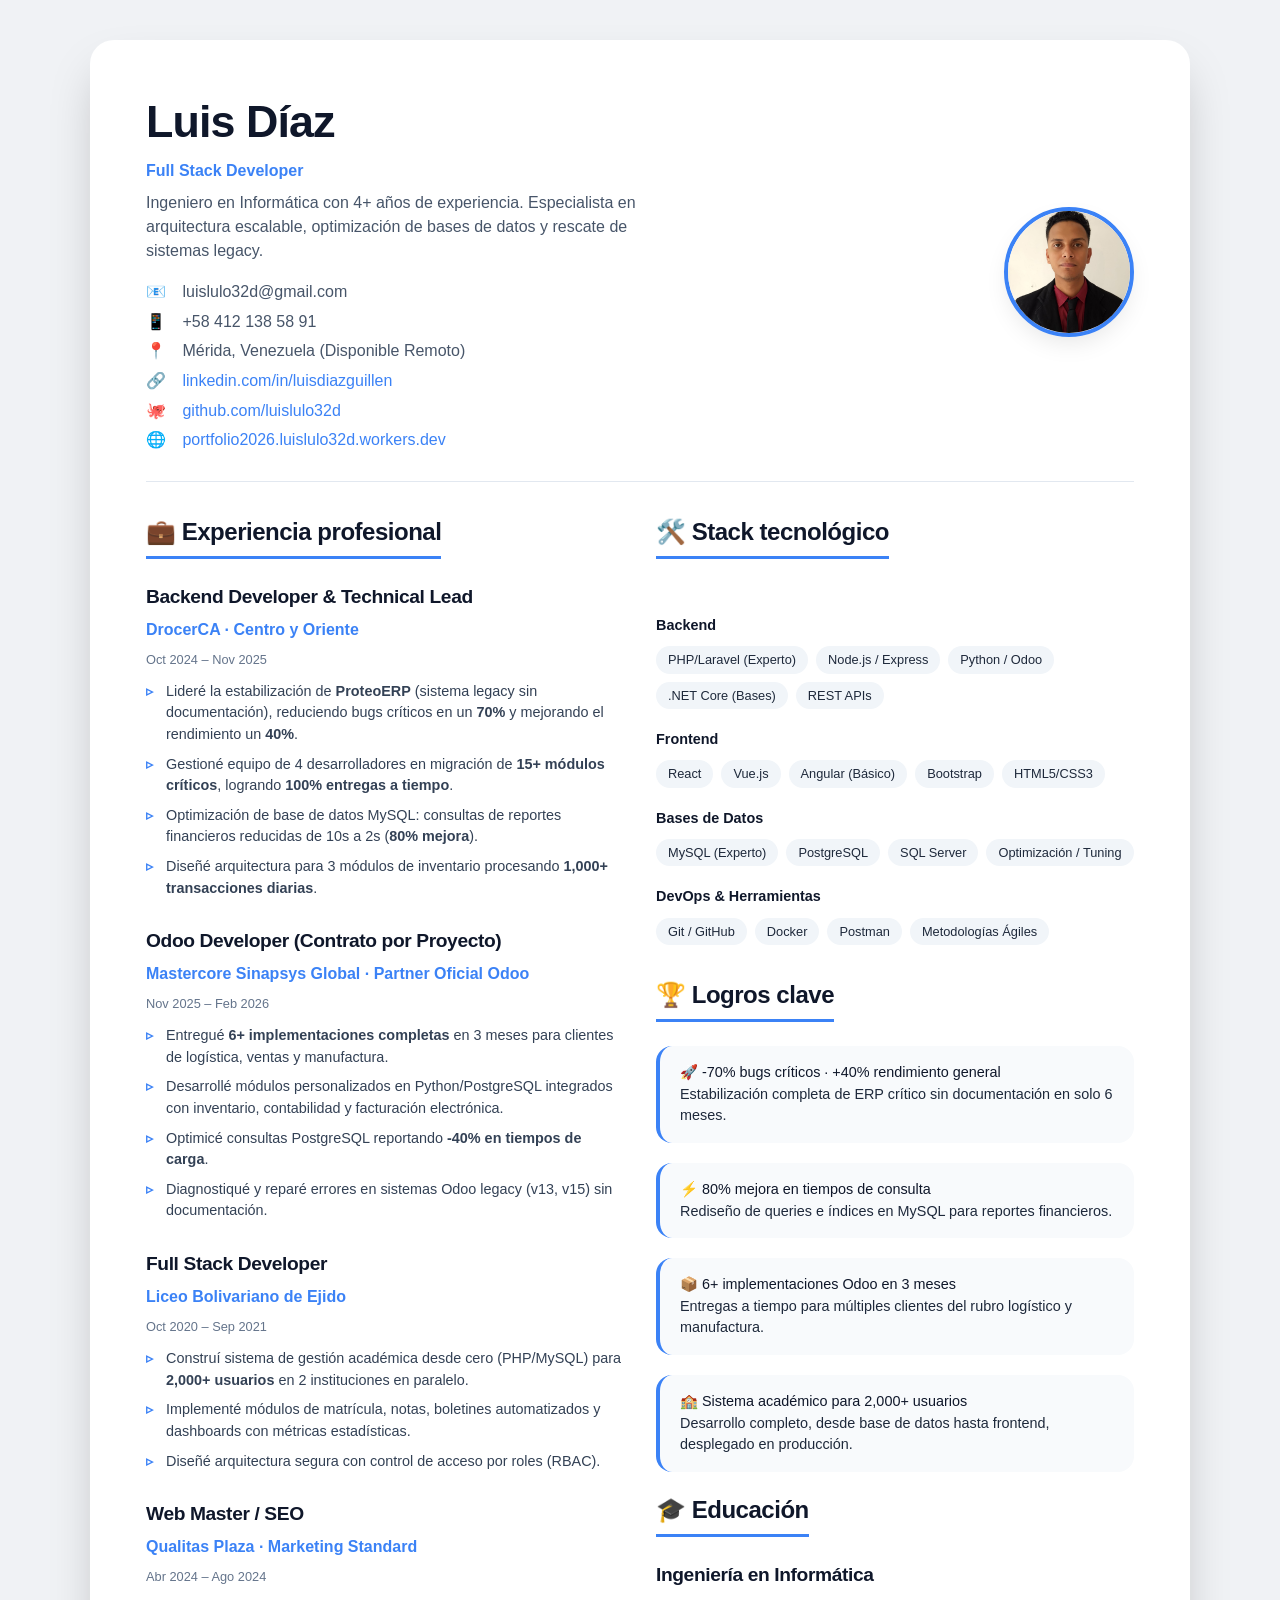
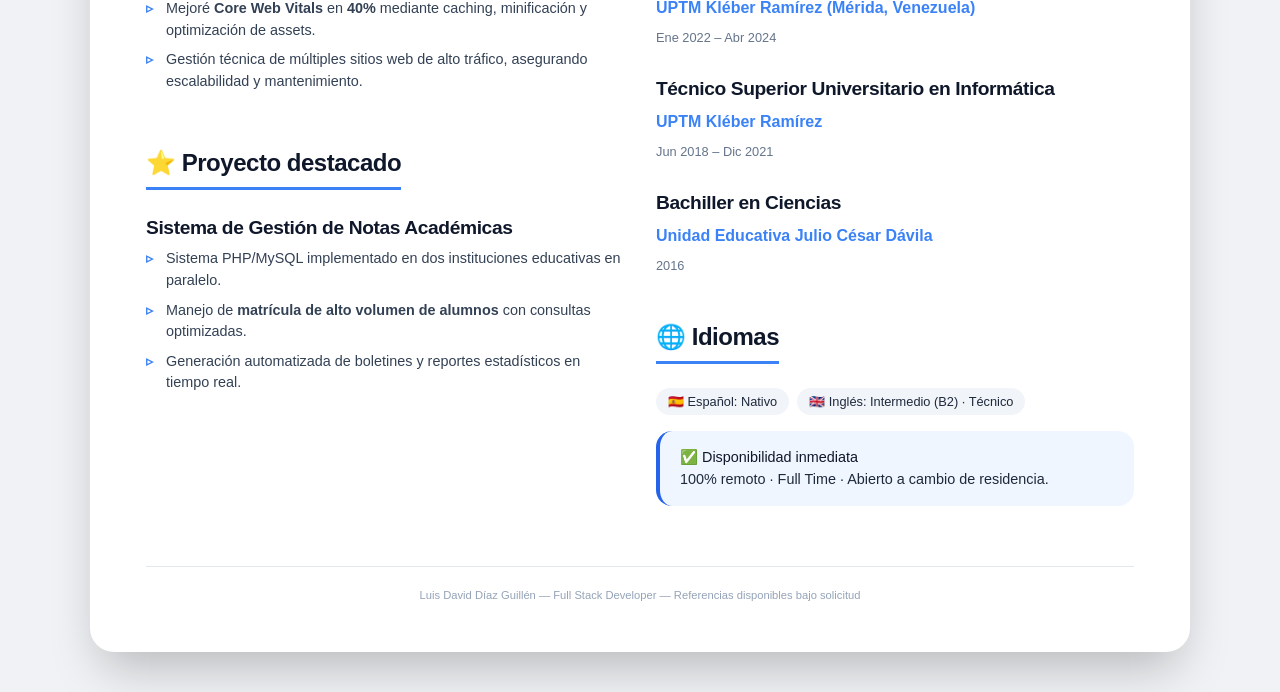
<file: cv_online_luis06-07-2026.html>
<!DOCTYPE html>
<html lang="es">
<head>
    <meta charset="UTF-8">
    <meta name="viewport" content="width=device-width, initial-scale=1.0">
    <title>Luis Díaz · Full Stack Developer · CV 2026</title>
    <style>
        * {
            margin: 0;
            padding: 0;
            box-sizing: border-box;
        }

        body {
            font-family: 'Inter', 'Segoe UI', -apple-system, BlinkMacSystemFont, Roboto, sans-serif;
            background-color: #f0f2f5;
            color: #1e293b;
            line-height: 1.5;
            padding: 40px 20px;
        }

        .cv-container {
            max-width: 1100px;
            margin: 0 auto;
            background-color: #ffffff;
            border-radius: 24px;
            box-shadow: 0 25px 50px -12px rgba(0, 0, 0, 0.25);
            overflow: hidden;
            padding: 48px 56px;
        }

        h1, h2, h3 {
            font-weight: 700;
            letter-spacing: -0.02em;
        }

        h1 {
            font-size: 2.8rem;
            color: #0f172a;
            margin-bottom: 0.25rem;
        }

        h2 {
            font-size: 1.5rem;
            color: #0f172a;
            border-bottom: 3px solid #3b82f6;
            display: inline-block;
            padding-bottom: 6px;
            margin-bottom: 24px;
        }

        h3 {
            font-size: 1.2rem;
            color: #0f172a;
            margin-bottom: 6px;
        }

        a {
            color: #3b82f6;
            text-decoration: none;
        }

        a:hover {
            text-decoration: underline;
        }

        /* Header con imagen y dos columnas */
        .header {
            display: flex;
            justify-content: space-between;
            align-items: center;
            flex-wrap: wrap;
            margin-bottom: 32px;
            padding-bottom: 24px;
            border-bottom: 1px solid #e2e8f0;
            gap: 24px;
        }

        .header-left {
            flex: 2;
        }

        .header-right {
            flex: 1;
            display: flex;
            justify-content: flex-end;
        }

        .profile-image {
            width: 130px;
            height: 130px;
            border-radius: 50%;
            object-fit: cover;
            border: 4px solid #3b82f6;
            box-shadow: 0 10px 25px -5px rgba(0, 0, 0, 0.1);
        }

        .contact-info {
            line-height: 1.6;
            color: #475569;
            margin-top: 16px;
        }

        .contact-info p {
            margin-bottom: 4px;
        }

        .contact-info i {
            width: 24px;
            margin-right: 8px;
            color: #3b82f6;
            font-style: normal;
            display: inline-block;
        }

        .grid-2 {
            display: grid;
            grid-template-columns: 1fr 1fr;
            gap: 32px;
            margin-top: 24px;
        }

        .experience-card, .project-card {
            margin-bottom: 28px;
            break-inside: avoid;
        }

        .company {
            font-weight: 600;
            color: #3b82f6;
            margin-bottom: 8px;
        }

        .date {
            font-size: 0.8rem;
            color: #64748b;
            margin-bottom: 12px;
            font-weight: 500;
        }

        .description-list {
            list-style: none;
            padding-left: 0;
        }

        .description-list li {
            margin-bottom: 8px;
            padding-left: 20px;
            position: relative;
            font-size: 0.9rem;
            color: #334155;
        }

        .description-list li::before {
            content: "▹";
            position: absolute;
            left: 0;
            color: #3b82f6;
            font-weight: bold;
        }

        .skills-section {
            margin: 32px 0;
        }

        .skill-group {
            margin-bottom: 20px;
        }

        .skill-group h4 {
            font-weight: 700;
            margin-bottom: 10px;
            color: #0f172a;
            font-size: 0.9rem;
        }

        .skill-chips {
            display: flex;
            flex-wrap: wrap;
            gap: 8px;
        }

        .chip {
            background-color: #f1f5f9;
            padding: 4px 12px;
            border-radius: 30px;
            font-size: 0.8rem;
            font-weight: 500;
            color: #1e293b;
        }

        .achievement-card {
            background-color: #f8fafc;
            border-left: 4px solid #3b82f6;
            padding: 16px 20px;
            border-radius: 16px;
            margin-bottom: 20px;
            break-inside: avoid;
        }

        .achievement-card p {
            font-size: 0.9rem;
            font-weight: 500;
        }

        .achievement-stats {
            font-weight: 800;
            color: #0f172a;
            font-size: 1rem;
        }

        @media print {
            body {
                background-color: white;
                padding: 0;
                margin: 0;
            }
            .cv-container {
                box-shadow: none;
                padding: 0.4in;
                max-width: 100%;
                border-radius: 0;
            }
            .chip {
                background-color: #e2e8f0;
                print-color-adjust: exact;
            }
            .profile-image {
                print-color-adjust: exact;
            }
            .description-list li::before {
                print-color-adjust: exact;
            }
            a {
                text-decoration: none;
                color: black;
            }
        }

        @media (max-width: 800px) {
            .cv-container {
                padding: 24px;
            }
            .grid-2 {
                grid-template-columns: 1fr;
                gap: 0;
            }
            .header {
                flex-direction: column;
                align-items: flex-start;
            }
            .header-right {
                justify-content: flex-start;
            }
            .contact-info {
                text-align: left;
            }
        }
    </style>
</head>
<body>
<div class="cv-container">
    <!-- ENCABEZADO CON IMAGEN DE PERFIL -->
    <div class="header">
        <div class="header-left">
            <h1>Luis Díaz</h1>
            <p style="color: #3b82f6; font-weight: 600; margin-top: 4px;">Full Stack Developer</p>
            <p style="color: #475569; margin-top: 8px; max-width: 500px;">
                Ingeniero en Informática con 4+ años de experiencia. Especialista en arquitectura escalable, 
                optimización de bases de datos y rescate de sistemas legacy.
            </p>
            <div class="contact-info">
                <p><i>📧</i> luislulo32d@gmail.com</p>
                <p><i>📱</i> +58 412 138 58 91</p>
                <p><i>📍</i> Mérida, Venezuela (Disponible Remoto)</p>
                <p><i>🔗</i> <a href="#">linkedin.com/in/luisdiazguillen</a></p>
                <p><i>🐙</i> <a href="#">github.com/luislulo32d</a></p>
                <p><i>🌐</i> <a href="https://portfolio2026.luislulo32d.workers.dev" target="_blank">portfolio2026.luislulo32d.workers.dev</a></p>
            </div>
        </div>
        <div class="header-right">
            <img src="perfil.jpg" alt="Luis Díaz" class="profile-image">
        </div>
    </div>

    <!-- DOS COLUMNAS PRINCIPALES -->
    <div class="grid-2">
        <!-- COLUMNA IZQUIERDA: EXPERIENCIA LABORAL Y PROYECTOS -->
        <div>
            <h2>💼 Experiencia profesional</h2>

            <div class="experience-card">
                <h3>Backend Developer & Technical Lead</h3>
                <div class="company">DrocerCA · Centro y Oriente</div>
                <div class="date">Oct 2024 – Nov 2025</div>
                <ul class="description-list">
                    <li>Lideré la estabilización de <strong>ProteoERP</strong> (sistema legacy sin documentación), reduciendo bugs críticos en un <strong>70%</strong> y mejorando el rendimiento un <strong>40%</strong>.</li>
                    <li>Gestioné equipo de 4 desarrolladores en migración de <strong>15+ módulos críticos</strong>, logrando <strong>100% entregas a tiempo</strong>.</li>
                    <li>Optimización de base de datos MySQL: consultas de reportes financieros reducidas de 10s a 2s (<strong>80% mejora</strong>).</li>
                    <li>Diseñé arquitectura para 3 módulos de inventario procesando <strong>1,000+ transacciones diarias</strong>.</li>
                </ul>
            </div>

            <div class="experience-card">
                <h3>Odoo Developer (Contrato por Proyecto)</h3>
                <div class="company">Mastercore Sinapsys Global · Partner Oficial Odoo</div>
                <div class="date">Nov 2025 – Feb 2026</div>
                <ul class="description-list">
                    <li>Entregué <strong>6+ implementaciones completas</strong> en 3 meses para clientes de logística, ventas y manufactura.</li>
                    <li>Desarrollé módulos personalizados en Python/PostgreSQL integrados con inventario, contabilidad y facturación electrónica.</li>
                    <li>Optimicé consultas PostgreSQL reportando <strong>-40% en tiempos de carga</strong>.</li>
                    <li>Diagnostiqué y reparé errores en sistemas Odoo legacy (v13, v15) sin documentación.</li>
                </ul>
            </div>

            <div class="experience-card">
                <h3>Full Stack Developer</h3>
                <div class="company">Liceo Bolivariano de Ejido</div>
                <div class="date">Oct 2020 – Sep 2021</div>
                <ul class="description-list">
                    <li>Construí sistema de gestión académica desde cero (PHP/MySQL) para <strong>2,000+ usuarios</strong> en 2 instituciones en paralelo.</li>
                    <li>Implementé módulos de matrícula, notas, boletines automatizados y dashboards con métricas estadísticas.</li>
                    <li>Diseñé arquitectura segura con control de acceso por roles (RBAC).</li>
                </ul>
            </div>

            <div class="experience-card">
                <h3>Web Master / SEO</h3>
                <div class="company">Qualitas Plaza · Marketing Standard</div>
                <div class="date">Abr 2024 – Ago 2024</div>
                <ul class="description-list">
                    <li>Mejoré <strong>Core Web Vitals</strong> en <strong>40%</strong> mediante caching, minificación y optimización de assets.</li>
                    <li>Gestión técnica de múltiples sitios web de alto tráfico, asegurando escalabilidad y mantenimiento.</li>
                </ul>
            </div>

            <h2 style="margin-top: 24px;">⭐ Proyecto destacado</h2>
            <div class="project-card">
                <h3>Sistema de Gestión de Notas Académicas</h3>
                <ul class="description-list">
                    <li>Sistema PHP/MySQL implementado en dos instituciones educativas en paralelo.</li>
                    <li>Manejo de <strong>matrícula de alto volumen de alumnos</strong> con consultas optimizadas.</li>
                    <li>Generación automatizada de boletines y reportes estadísticos en tiempo real.</li>
                </ul>
            </div>
        </div>

        <!-- COLUMNA DERECHA: SKILLS, LOGROS, EDUCACIÓN E IDIOMAS -->
        <div>
            <h2>🛠️ Stack tecnológico</h2>
            <div class="skills-section">
                <div class="skill-group">
                    <h4>Backend</h4>
                    <div class="skill-chips">
                        <span class="chip">PHP/Laravel (Experto)</span>
                        <span class="chip">Node.js / Express</span>
                        <span class="chip">Python / Odoo</span>
                        <span class="chip">.NET Core (Bases)</span>
                        <span class="chip">REST APIs</span>
                    </div>
                </div>
                <div class="skill-group">
                    <h4>Frontend</h4>
                    <div class="skill-chips">
                        <span class="chip">React</span>
                        <span class="chip">Vue.js</span>
                        <span class="chip">Angular (Básico)</span>
                        <span class="chip">Bootstrap</span>
                        <span class="chip">HTML5/CSS3</span>
                    </div>
                </div>
                <div class="skill-group">
                    <h4>Bases de Datos</h4>
                    <div class="skill-chips">
                        <span class="chip">MySQL (Experto)</span>
                        <span class="chip">PostgreSQL</span>
                        <span class="chip">SQL Server</span>
                        <span class="chip">Optimización / Tuning</span>
                    </div>
                </div>
                <div class="skill-group">
                    <h4>DevOps & Herramientas</h4>
                    <div class="skill-chips">
                        <span class="chip">Git / GitHub</span>
                        <span class="chip">Docker</span>
                        <span class="chip">Postman</span>
                        <span class="chip">Metodologías Ágiles</span>
                    </div>
                </div>
            </div>

            <h2>🏆 Logros clave</h2>
            <div class="achievement-card">
                <p class="achievement-stats">🚀 -70% bugs críticos · +40% rendimiento general</p>
                <p>Estabilización completa de ERP crítico sin documentación en solo 6 meses.</p>
            </div>
            <div class="achievement-card">
                <p class="achievement-stats">⚡ 80% mejora en tiempos de consulta</p>
                <p>Rediseño de queries e índices en MySQL para reportes financieros.</p>
            </div>
            <div class="achievement-card">
                <p class="achievement-stats">📦 6+ implementaciones Odoo en 3 meses</p>
                <p>Entregas a tiempo para múltiples clientes del rubro logístico y manufactura.</p>
            </div>
            <div class="achievement-card">
                <p class="achievement-stats">🏫 Sistema académico para 2,000+ usuarios</p>
                <p>Desarrollo completo, desde base de datos hasta frontend, desplegado en producción.</p>
            </div>

            <h2>🎓 Educación</h2>
            <div class="experience-card">
                <h3>Ingeniería en Informática</h3>
                <div class="company">UPTM Kléber Ramírez (Mérida, Venezuela)</div>
                <div class="date">Ene 2022 – Abr 2024</div>
            </div>
            <div class="experience-card">
                <h3>Técnico Superior Universitario en Informática</h3>
                <div class="company">UPTM Kléber Ramírez</div>
                <div class="date">Jun 2018 – Dic 2021</div>
            </div>
            <div class="experience-card">
                <h3>Bachiller en Ciencias</h3>
                <div class="company">Unidad Educativa Julio César Dávila</div>
                <div class="date">2016</div>
            </div>

            <h2 style="margin-top: 16px;">🌐 Idiomas</h2>
            <div class="skill-chips" style="margin-bottom: 16px;">
                <span class="chip">🇪🇸 Español: Nativo</span>
                <span class="chip">🇬🇧 Inglés: Intermedio (B2) · Técnico</span>
            </div>

            <div class="achievement-card" style="background-color: #eff6ff; border-left-color: #2563eb;">
                <p class="achievement-stats">✅ Disponibilidad inmediata</p>
                <p>100% remoto · Full Time · Abierto a cambio de residencia.</p>
            </div>
        </div>
    </div>

    <div style="margin-top: 40px; padding-top: 20px; border-top: 1px solid #e2e8f0; text-align: center; font-size: 0.7rem; color: #94a3b8;">
        Luis David Díaz Guillén — Full Stack Developer — Referencias disponibles bajo solicitud
    </div>
</div>
</body>
</html>
</file>
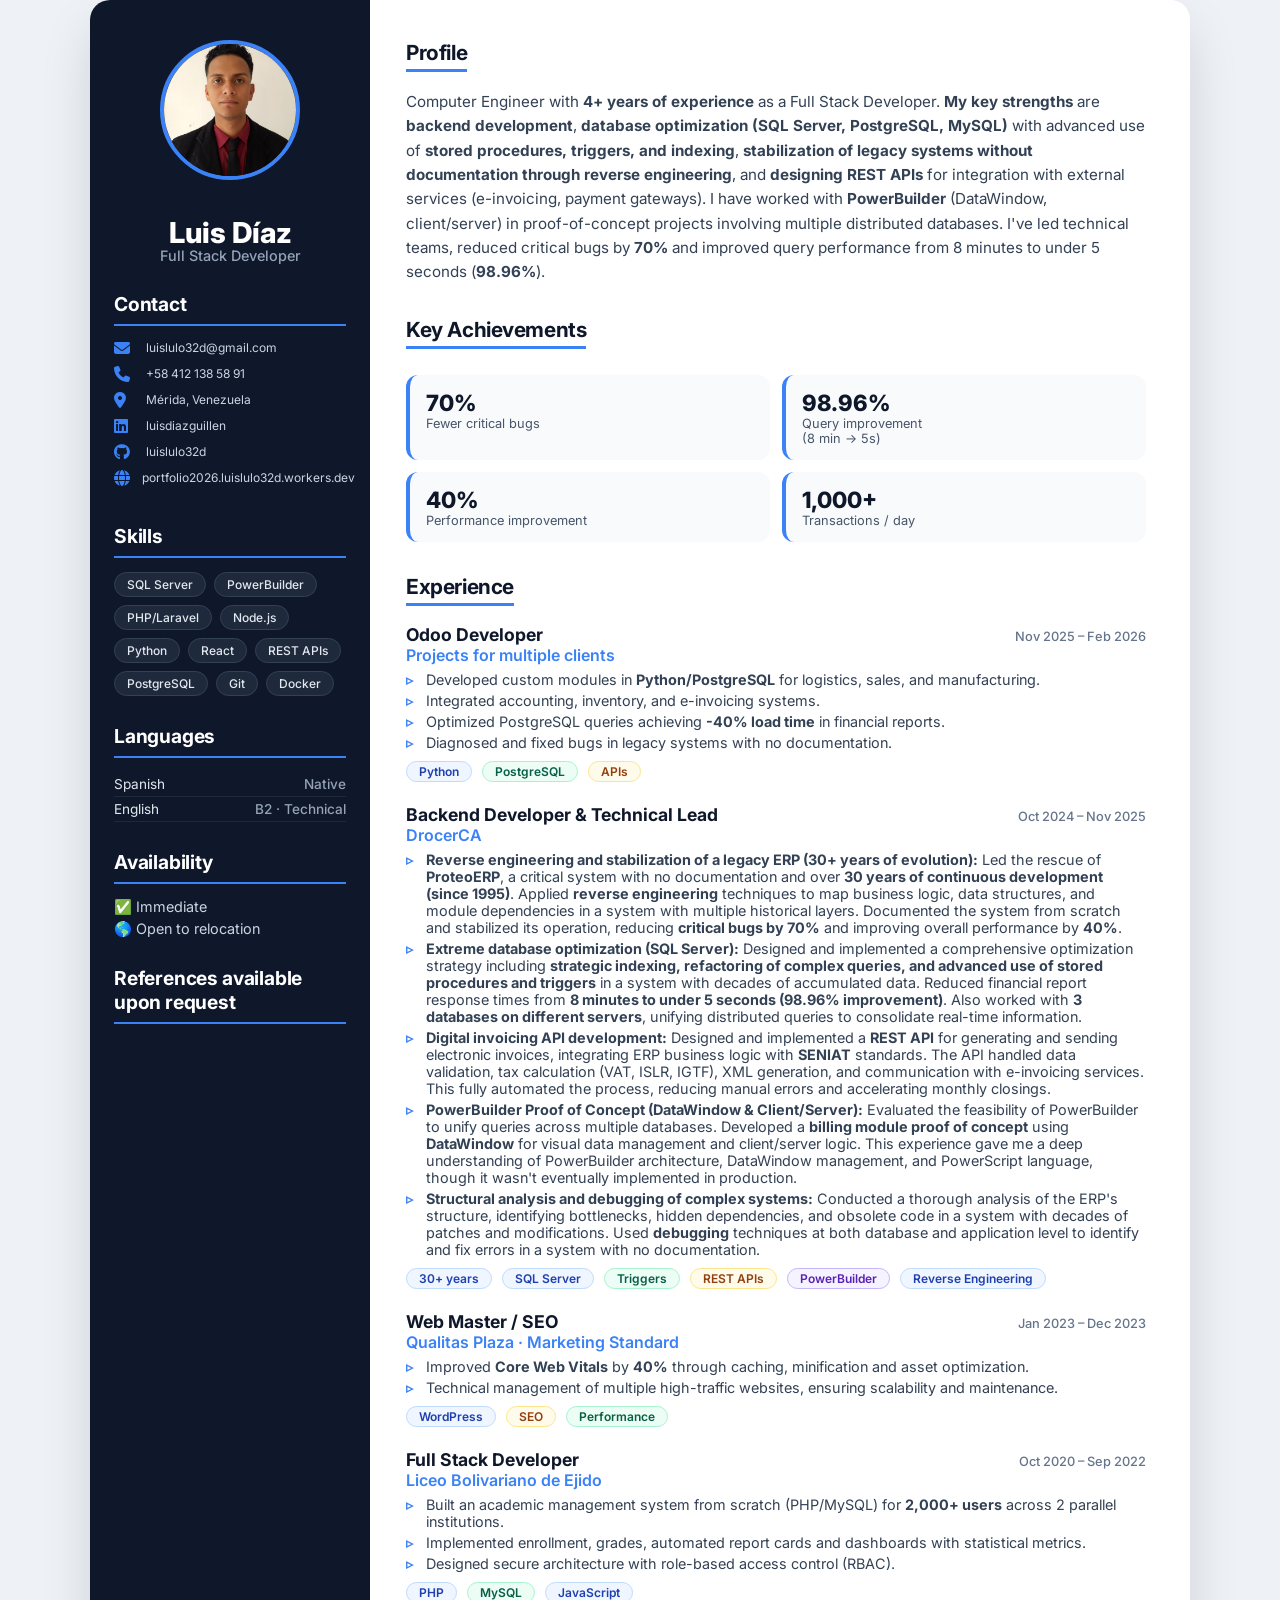
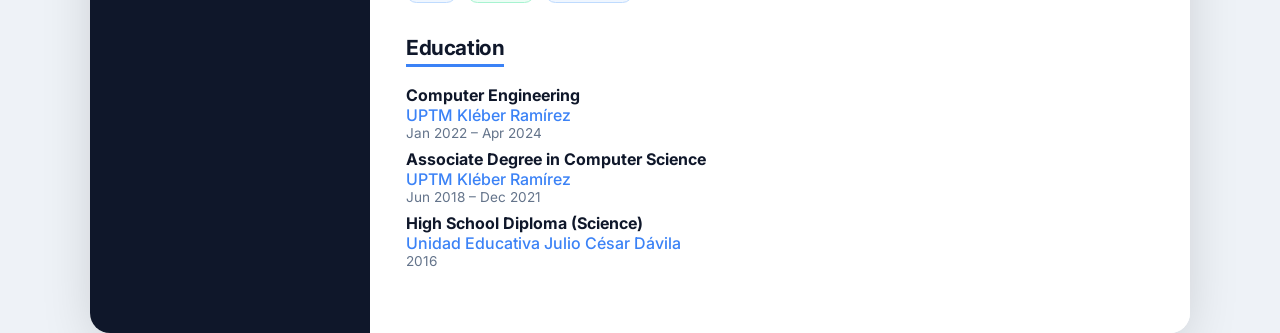
<file: cv_online_luis_EN.html>
<!DOCTYPE html>
<html lang="en">
<head>
    <meta charset="UTF-8">
    <meta name="viewport" content="width=device-width, initial-scale=1.0">
    <title>Luis Díaz · Resume 2026</title>
    <link href="https://fonts.googleapis.com/css2?family=Inter:opsz,wght@14..32,300;14..32,400;14..32,500;14..32,600;14..32,700;14..32,800&display=swap" rel="stylesheet">
    <link rel="stylesheet" href="https://cdnjs.cloudflare.com/ajax/libs/font-awesome/6.5.1/css/all.min.css">
    <style>
        * {
            margin: 0;
            padding: 0;
            box-sizing: border-box;
        }
        body {
            font-family: 'Inter', 'Segoe UI', sans-serif;
            background: #eef2f7;
            display: flex;
            justify-content: center;
            align-items: center;
            min-height: 100vh;
            padding: 0;
            margin: 0;
        }
        .cv {
            max-width: 1100px;
            width: 100%;
            background: #ffffff;
            border-radius: 20px;
            box-shadow: 0 20px 60px -12px rgba(0, 0, 0, 0.20);
            display: grid;
            grid-template-columns: 280px 1fr;
            overflow: hidden;
        }
        .sidebar {
            background: #0f172a;
            color: #e2e8f0;
            padding: 40px 24px 32px;
            display: flex;
            flex-direction: column;
            gap: 28px;
        }
        .profile-img {
            width: 140px;
            height: 140px;
            border-radius: 50%;
            object-fit: cover;
            border: 4px solid #3b82f6;
            margin: 0 auto 8px;
            display: block;
        }
        .sidebar h2 {
            color: #ffffff;
            font-size: 1.2rem;
            font-weight: 700;
            letter-spacing: -0.01em;
            border-bottom: 2px solid #3b82f6;
            padding-bottom: 8px;
            margin-bottom: 14px;
        }
        .sidebar .name {
            font-size: 1.8rem;
            font-weight: 800;
            color: #ffffff;
            text-align: center;
            line-height: 1.2;
        }
        .sidebar .title {
            text-align: center;
            color: #94a3b8;
            font-weight: 500;
            font-size: 0.9rem;
            margin-top: -4px;
        }
        .sidebar .contact-item {
            display: flex;
            align-items: center;
            gap: 12px;
            font-size: 0.75rem;
            color: #cbd5e1;
            margin-bottom: 10px;
        }
        .sidebar .contact-item i {
            width: 20px;
            color: #3b82f6;
            font-size: 1rem;
        }
        .sidebar .contact-item a {
            color: #cbd5e1;
            text-decoration: none;
        }
        .sidebar .contact-item a:hover {
            color: #ffffff;
        }
        .skill-chips {
            display: flex;
            flex-wrap: wrap;
            gap: 8px;
        }
        .skill-chips span {
            background: #1e293b;
            padding: 4px 12px;
            border-radius: 30px;
            font-size: 0.75rem;
            font-weight: 500;
            color: #e2e8f0;
            border: 1px solid #334155;
        }
        .lang-item {
            display: flex;
            justify-content: space-between;
            font-size: 0.85rem;
            padding: 4px 0;
            border-bottom: 1px solid #1e293b;
        }
        .lang-item span:last-child {
            color: #94a3b8;
            font-weight: 500;
        }
        .ref-item {
            margin-bottom: 14px;
            font-size: 0.8rem;
            color: #cbd5e1;
            line-height: 1.5;
        }
        .ref-item strong {
            color: #ffffff;
            font-weight: 600;
        }
        .ref-item .ref-role {
            color: #94a3b8;
            font-size: 0.7rem;
        }
        .main {
            padding: 40px 44px 32px 36px;
            background: #ffffff;
        }
        .main h2 {
            font-size: 1.3rem;
            font-weight: 700;
            color: #0f172a;
            border-bottom: 3px solid #3b82f6;
            display: inline-block;
            padding-bottom: 4px;
            margin-bottom: 18px;
            letter-spacing: -0.02em;
        }
        .main .section {
            margin-bottom: 32px;
        }
        .exp-item {
            margin-bottom: 22px;
        }
        .exp-item .exp-header {
            display: flex;
            justify-content: space-between;
            align-items: baseline;
            flex-wrap: wrap;
            margin-bottom: 4px;
        }
        .exp-item .exp-header h3 {
            font-size: 1.1rem;
            font-weight: 700;
            color: #0f172a;
        }
        .exp-item .exp-header .company {
            font-weight: 600;
            color: #3b82f6;
        }
        .exp-item .exp-header .date {
            font-size: 0.8rem;
            color: #64748b;
            font-weight: 500;
        }
        .exp-item ul {
            list-style: none;
            padding-left: 0;
            margin-top: 6px;
        }
        .exp-item ul li {
            padding-left: 20px;
            position: relative;
            font-size: 0.9rem;
            color: #334155;
            margin-bottom: 4px;
        }
        .exp-item ul li::before {
            content: "▹";
            position: absolute;
            left: 0;
            color: #3b82f6;
            font-weight: bold;
        }
        .badge-group {
            display: flex;
            flex-wrap: wrap;
            gap: 10px;
            margin: 10px 0 4px;
        }
        .badge {
            background: #eff6ff;
            color: #1e40af;
            padding: 2px 12px;
            border-radius: 30px;
            font-size: 0.75rem;
            font-weight: 600;
            border: 1px solid #bfdbfe;
        }
        .badge.green {
            background: #ecfdf5;
            color: #065f46;
            border-color: #a7f3d0;
        }
        .badge.orange {
            background: #fffbeb;
            color: #92400e;
            border-color: #fde68a;
        }
        .badge.purple {
            background: #f5f3ff;
            color: #5b21b6;
            border-color: #c4b5fd;
        }
        .highlight-grid {
            display: grid;
            grid-template-columns: 1fr 1fr;
            gap: 12px;
            margin-top: 8px;
        }
        .highlight-card {
            background: #f8fafc;
            padding: 14px 16px;
            border-radius: 12px;
            border-left: 4px solid #3b82f6;
        }
        .highlight-card .number {
            font-size: 1.4rem;
            font-weight: 800;
            color: #0f172a;
        }
        .highlight-card .label {
            font-size: 0.8rem;
            color: #475569;
        }
        @media print {
            body {
                background: white;
                padding: 0 !important;
                margin: 0 !important;
            }
            .cv {
                box-shadow: none;
                border-radius: 0;
                max-width: 100%;
            }
            .sidebar {
                print-color-adjust: exact;
                -webkit-print-color-adjust: exact;
            }
            .badge, .badge.green, .badge.orange, .badge.purple {
                print-color-adjust: exact;
                -webkit-print-color-adjust: exact;
            }
            .highlight-card {
                print-color-adjust: exact;
                -webkit-print-color-adjust: exact;
            }
        }
        @media (max-width: 750px) {
            .cv {
                grid-template-columns: 1fr;
            }
            .sidebar {
                text-align: center;
            }
            .sidebar .contact-item {
                justify-content: center;
            }
            .main {
                padding: 28px 20px;
            }
            .highlight-grid {
                grid-template-columns: 1fr;
            }
        }
    </style>
</head>
<body>
<div class="cv">

    <!-- SIDEBAR -->
    <div class="sidebar">
        <img src="perfil.jpg" alt="Luis Díaz" class="profile-img">
        <div>
            <div class="name">Luis Díaz</div>
            <div class="title">Full Stack Developer</div>
        </div>

        <div>
            <h2>Contact</h2>
            <div class="contact-item"><i class="fas fa-envelope"></i> luislulo32d@gmail.com</div>
            <div class="contact-item"><i class="fas fa-phone"></i> +58 412 138 58 91</div>
            <div class="contact-item"><i class="fas fa-map-marker-alt"></i> Mérida, Venezuela</div>
            <div class="contact-item"><i class="fab fa-linkedin"></i> <a href="#">luisdiazguillen</a></div>
            <div class="contact-item"><i class="fab fa-github"></i> <a href="#">luislulo32d</a></div>
            <div class="contact-item"><i class="fas fa-globe"></i> <a href="#">portfolio2026.luislulo32d.workers.dev</a></div>
        </div>

        <div>
            <h2>Skills</h2>
            <div class="skill-chips">
                <span>SQL Server</span>
                <span>PowerBuilder</span>
                <span>PHP/Laravel</span>
                <span>Node.js</span>
                <span>Python</span>
                <span>React</span>
                <span>REST APIs</span>
                <span>PostgreSQL</span>
                <span>Git</span>
                <span>Docker</span>
            </div>
        </div>

        <div>
            <h2>Languages</h2>
            <div class="lang-item"><span>Spanish</span><span>Native</span></div>
            <div class="lang-item"><span>English</span><span>B2 · Technical</span></div>
        </div>

        <div>
            <h2>Availability</h2>
            <div style="font-size:0.9rem; color:#cbd5e1;">✅ Immediate</div>
            <div style="font-size:0.9rem; color:#cbd5e1; margin-top:4px;">🌎 Open to relocation</div>
        </div>

        <!-- PERSONAL REFERENCES -->
        <div>
            <h2>References available upon request</h2>
        </div>
    </div>

    <!-- MAIN CONTENT -->
    <div class="main">

        <!-- Profile -->
        <div class="section">
            <h2>Profile</h2>
            <p style="color:#334155; font-size:0.95rem; line-height:1.6;">
                Computer Engineer with <strong>4+ years of experience</strong> as a Full Stack Developer.
                <strong>My key strengths</strong> are <strong>backend development</strong>, <strong>database optimization (SQL Server, PostgreSQL, MySQL)</strong> with advanced use of <strong>stored procedures, triggers, and indexing</strong>, <strong>stabilization of legacy systems without documentation through reverse engineering</strong>, and <strong>designing REST APIs</strong> for integration with external services (e-invoicing, payment gateways).
                I have worked with <strong>PowerBuilder</strong> (DataWindow, client/server) in proof-of-concept projects involving multiple distributed databases.
                I've led technical teams, reduced critical bugs by <strong>70%</strong> and improved query performance from 8 minutes to under 5 seconds (<strong>98.96%</strong>).
            </p>
        </div>

        <!-- Key Achievements -->
        <div class="section">
            <h2>Key Achievements</h2>
            <div class="highlight-grid">
                <div class="highlight-card">
                    <div class="number">70%</div>
                    <div class="label">Fewer critical bugs</div>
                </div>
                <div class="highlight-card">
                    <div class="number">98.96%</div>
                    <div class="label">Query improvement<br>(8 min → 5s)</div>
                </div>
                <div class="highlight-card">
                    <div class="number">40%</div>
                    <div class="label">Performance improvement</div>
                </div>
                <div class="highlight-card">
                    <div class="number">1,000+</div>
                    <div class="label">Transactions / day</div>
                </div>
            </div>
        </div>

        <!-- Experience -->
        <div class="section">
            <h2>Experience</h2>

             <!-- ODOO -->
            <div class="exp-item">
                <div class="exp-header">
                    <div>
                        <h3>Odoo Developer</h3>
                        <span class="company">Projects for multiple clients</span>
                    </div>
                    <span class="date">Nov 2025 – Feb 2026</span>
                </div>
                <ul>
                    <li>Developed custom modules in <strong>Python/PostgreSQL</strong> for logistics, sales, and manufacturing.</li>
                    <li>Integrated accounting, inventory, and e-invoicing systems.</li>
                    <li>Optimized PostgreSQL queries achieving <strong>-40% load time</strong> in financial reports.</li>
                    <li>Diagnosed and fixed bugs in legacy systems with no documentation.</li>
                </ul>
                <div class="badge-group">
                    <span class="badge">Python</span>
                    <span class="badge green">PostgreSQL</span>
                    <span class="badge orange">APIs</span>
                </div>
            </div>

            <!-- DROCERCA - Updated with new information -->
            <div class="exp-item">
                <div class="exp-header">
                    <div>
                        <h3>Backend Developer & Technical Lead</h3>
                        <span class="company">DrocerCA</span>
                    </div>
                    <span class="date">Oct 2024 – Nov 2025</span>
                </div>
                <ul>
                    <li><strong>Reverse engineering and stabilization of a legacy ERP (30+ years of evolution):</strong> Led the rescue of <strong>ProteoERP</strong>, a critical system with no documentation and over <strong>30 years of continuous development (since 1995)</strong>. Applied <strong>reverse engineering</strong> techniques to map business logic, data structures, and module dependencies in a system with multiple historical layers. Documented the system from scratch and stabilized its operation, reducing <strong>critical bugs by 70%</strong> and improving overall performance by <strong>40%</strong>.</li>
                    <li><strong>Extreme database optimization (SQL Server):</strong> Designed and implemented a comprehensive optimization strategy including <strong>strategic indexing, refactoring of complex queries, and advanced use of stored procedures and triggers</strong> in a system with decades of accumulated data. Reduced financial report response times from <strong>8 minutes to under 5 seconds (98.96% improvement)</strong>. Also worked with <strong>3 databases on different servers</strong>, unifying distributed queries to consolidate real-time information.</li>
                    <li><strong>Digital invoicing API development:</strong> Designed and implemented a <strong>REST API</strong> for generating and sending electronic invoices, integrating ERP business logic with <strong>SENIAT</strong> standards. The API handled data validation, tax calculation (VAT, ISLR, IGTF), XML generation, and communication with e-invoicing services. This fully automated the process, reducing manual errors and accelerating monthly closings.</li>
                    <li><strong>PowerBuilder Proof of Concept (DataWindow & Client/Server):</strong> Evaluated the feasibility of PowerBuilder to unify queries across multiple databases. Developed a <strong>billing module proof of concept</strong> using <strong>DataWindow</strong> for visual data management and client/server logic. This experience gave me a deep understanding of PowerBuilder architecture, DataWindow management, and PowerScript language, though it wasn't eventually implemented in production.</li>
                    <li><strong>Structural analysis and debugging of complex systems:</strong> Conducted a thorough analysis of the ERP's structure, identifying bottlenecks, hidden dependencies, and obsolete code in a system with decades of patches and modifications. Used <strong>debugging</strong> techniques at both database and application level to identify and fix errors in a system with no documentation.</li>
                </ul>
                <div class="badge-group">
                    <span class="badge">30+ years</span>
                    <span class="badge">SQL Server</span>
                    <span class="badge green">Triggers</span>
                    <span class="badge orange">REST APIs</span>
                    <span class="badge purple">PowerBuilder</span>
                    <span class="badge">Reverse Engineering</span>
                </div>
            </div>
            
            <!-- QUALITAS -->
            <div class="exp-item">
                <div class="exp-header">
                    <div>
                        <h3>Web Master / SEO</h3>
                        <span class="company">Qualitas Plaza · Marketing Standard</span>
                    </div>
                    <span class="date">Jan 2023 – Dec 2023</span>
                </div>
                <ul>
                    <li>Improved <strong>Core Web Vitals</strong> by <strong>40%</strong> through caching, minification and asset optimization.</li>
                    <li>Technical management of multiple high-traffic websites, ensuring scalability and maintenance.</li>
                </ul>
                <div class="badge-group">
                    <span class="badge">WordPress</span>
                    <span class="badge orange">SEO</span>
                    <span class="badge green">Performance</span>
                </div>
            </div>

             <!-- LICEO -->
            <div class="exp-item">
                <div class="exp-header">
                    <div>
                        <h3>Full Stack Developer</h3>
                        <span class="company">Liceo Bolivariano de Ejido</span>
                    </div>
                    <span class="date">Oct 2020 – Sep 2022</span>
                </div>
                <ul>
                    <li>Built an academic management system from scratch (PHP/MySQL) for <strong>2,000+ users</strong> across 2 parallel institutions.</li>
                    <li>Implemented enrollment, grades, automated report cards and dashboards with statistical metrics.</li>
                    <li>Designed secure architecture with role-based access control (RBAC).</li>
                </ul>
                <div class="badge-group">
                    <span class="badge">PHP</span>
                    <span class="badge green">MySQL</span>
                    <span class="badge">JavaScript</span>
                </div>
            </div>
            
        </div>

        <!-- Education -->
        <div class="section">
            <h2>Education</h2>
            <div style="margin-bottom:8px;">
                <div style="font-weight:700; color:#0f172a;">Computer Engineering</div>
                <div style="color:#3b82f6; font-weight:500;">UPTM Kléber Ramírez</div>
                <div style="color:#64748b; font-size:0.85rem;">Jan 2022 – Apr 2024</div>
            </div>
            <div style="margin-bottom:8px;">
                <div style="font-weight:700; color:#0f172a;">Associate Degree in Computer Science</div>
                <div style="color:#3b82f6; font-weight:500;">UPTM Kléber Ramírez</div>
                <div style="color:#64748b; font-size:0.85rem;">Jun 2018 – Dec 2021</div>
            </div>
            <div>
                <div style="font-weight:700; color:#0f172a;">High School Diploma (Science)</div>
                <div style="color:#3b82f6; font-weight:500;">Unidad Educativa Julio César Dávila</div>
                <div style="color:#64748b; font-size:0.85rem;">2016</div>
            </div>
        </div>

    </div>
</div>
</body>
</html>
</file>
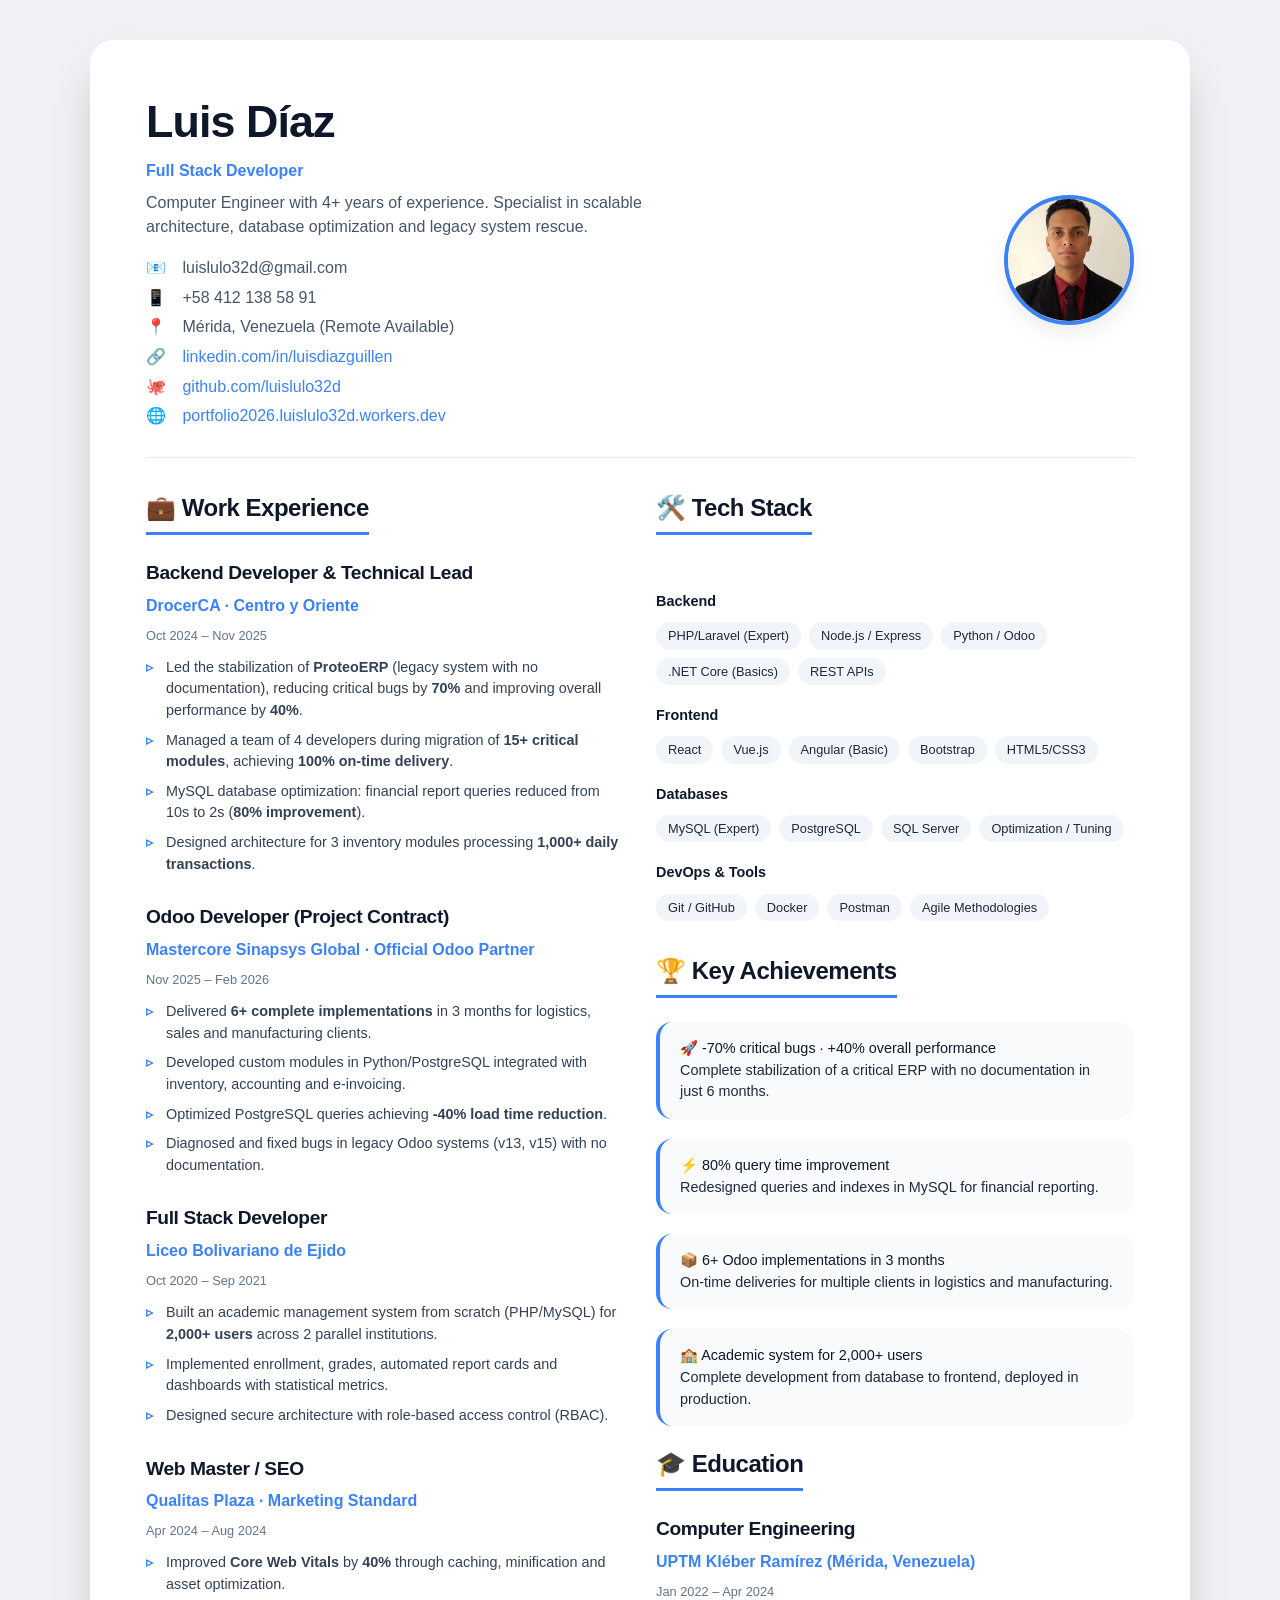
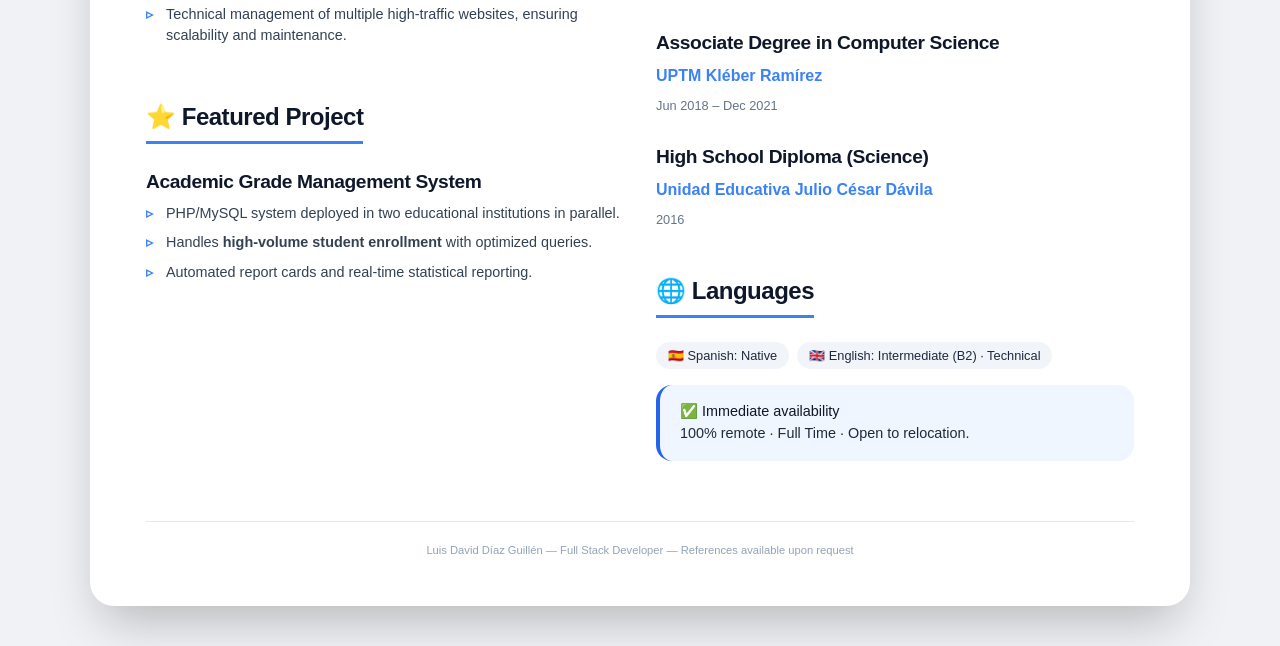
<file: cv_online_luis_EN06-07-2026.html>
<!DOCTYPE html>
<html lang="en">
<head>
    <meta charset="UTF-8">
    <meta name="viewport" content="width=device-width, initial-scale=1.0">
    <title>Luis Díaz · Full Stack Developer · Resume 2026</title>
    <style>
        * {
            margin: 0;
            padding: 0;
            box-sizing: border-box;
        }

        body {
            font-family: 'Inter', 'Segoe UI', -apple-system, BlinkMacSystemFont, Roboto, sans-serif;
            background-color: #f0f2f5;
            color: #1e293b;
            line-height: 1.5;
            padding: 40px 20px;
        }

        .cv-container {
            max-width: 1100px;
            margin: 0 auto;
            background-color: #ffffff;
            border-radius: 24px;
            box-shadow: 0 25px 50px -12px rgba(0, 0, 0, 0.25);
            overflow: hidden;
            padding: 48px 56px;
        }

        h1, h2, h3 {
            font-weight: 700;
            letter-spacing: -0.02em;
        }

        h1 {
            font-size: 2.8rem;
            color: #0f172a;
            margin-bottom: 0.25rem;
        }

        h2 {
            font-size: 1.5rem;
            color: #0f172a;
            border-bottom: 3px solid #3b82f6;
            display: inline-block;
            padding-bottom: 6px;
            margin-bottom: 24px;
        }

        h3 {
            font-size: 1.2rem;
            color: #0f172a;
            margin-bottom: 6px;
        }

        a {
            color: #3b82f6;
            text-decoration: none;
        }

        a:hover {
            text-decoration: underline;
        }

        .header {
            display: flex;
            justify-content: space-between;
            align-items: center;
            flex-wrap: wrap;
            margin-bottom: 32px;
            padding-bottom: 24px;
            border-bottom: 1px solid #e2e8f0;
            gap: 24px;
        }

        .header-left {
            flex: 2;
        }

        .header-right {
            flex: 1;
            display: flex;
            justify-content: flex-end;
        }

        .profile-image {
            width: 130px;
            height: 130px;
            border-radius: 50%;
            object-fit: cover;
            border: 4px solid #3b82f6;
            box-shadow: 0 10px 25px -5px rgba(0, 0, 0, 0.1);
        }

        .contact-info {
            line-height: 1.6;
            color: #475569;
            margin-top: 16px;
        }

        .contact-info p {
            margin-bottom: 4px;
        }

        .contact-info i {
            width: 24px;
            margin-right: 8px;
            color: #3b82f6;
            font-style: normal;
            display: inline-block;
        }

        .grid-2 {
            display: grid;
            grid-template-columns: 1fr 1fr;
            gap: 32px;
            margin-top: 24px;
        }

        .experience-card, .project-card {
            margin-bottom: 28px;
            break-inside: avoid;
        }

        .company {
            font-weight: 600;
            color: #3b82f6;
            margin-bottom: 8px;
        }

        .date {
            font-size: 0.8rem;
            color: #64748b;
            margin-bottom: 12px;
            font-weight: 500;
        }

        .description-list {
            list-style: none;
            padding-left: 0;
        }

        .description-list li {
            margin-bottom: 8px;
            padding-left: 20px;
            position: relative;
            font-size: 0.9rem;
            color: #334155;
        }

        .description-list li::before {
            content: "▹";
            position: absolute;
            left: 0;
            color: #3b82f6;
            font-weight: bold;
        }

        .skills-section {
            margin: 32px 0;
        }

        .skill-group {
            margin-bottom: 20px;
        }

        .skill-group h4 {
            font-weight: 700;
            margin-bottom: 10px;
            color: #0f172a;
            font-size: 0.9rem;
        }

        .skill-chips {
            display: flex;
            flex-wrap: wrap;
            gap: 8px;
        }

        .chip {
            background-color: #f1f5f9;
            padding: 4px 12px;
            border-radius: 30px;
            font-size: 0.8rem;
            font-weight: 500;
            color: #1e293b;
        }

        .achievement-card {
            background-color: #f8fafc;
            border-left: 4px solid #3b82f6;
            padding: 16px 20px;
            border-radius: 16px;
            margin-bottom: 20px;
            break-inside: avoid;
        }

        .achievement-card p {
            font-size: 0.9rem;
            font-weight: 500;
        }

        .achievement-stats {
            font-weight: 800;
            color: #0f172a;
            font-size: 1rem;
        }

        @media print {
            body {
                background-color: white;
                padding: 0;
                margin: 0;
            }
            .cv-container {
                box-shadow: none;
                padding: 0.4in;
                max-width: 100%;
                border-radius: 0;
            }
            .chip {
                background-color: #e2e8f0;
                print-color-adjust: exact;
            }
            .profile-image {
                print-color-adjust: exact;
            }
            .description-list li::before {
                print-color-adjust: exact;
            }
            a {
                text-decoration: none;
                color: black;
            }
        }

        @media (max-width: 800px) {
            .cv-container {
                padding: 24px;
            }
            .grid-2 {
                grid-template-columns: 1fr;
                gap: 0;
            }
            .header {
                flex-direction: column;
                align-items: flex-start;
            }
            .header-right {
                justify-content: flex-start;
            }
            .contact-info {
                text-align: left;
            }
        }
    </style>
</head>
<body>
<div class="cv-container">
    <!-- HEADER WITH PROFILE IMAGE -->
    <div class="header">
        <div class="header-left">
            <h1>Luis Díaz</h1>
            <p style="color: #3b82f6; font-weight: 600; margin-top: 4px;">Full Stack Developer</p>
            <p style="color: #475569; margin-top: 8px; max-width: 500px;">
                Computer Engineer with 4+ years of experience. Specialist in scalable architecture,
                database optimization and legacy system rescue.
            </p>
            <div class="contact-info">
                <p><i>📧</i> luislulo32d@gmail.com</p>
                <p><i>📱</i> +58 412 138 58 91</p>
                <p><i>📍</i> Mérida, Venezuela (Remote Available)</p>
                <p><i>🔗</i> <a href="#">linkedin.com/in/luisdiazguillen</a></p>
                <p><i>🐙</i> <a href="#">github.com/luislulo32d</a></p>
                <p><i>🌐</i> <a href="https://portfolio2026.luislulo32d.workers.dev" target="_blank">portfolio2026.luislulo32d.workers.dev</a></p>
            </div>
        </div>
        <div class="header-right">
            <img src="perfil.jpg" alt="Luis Díaz" class="profile-image">
        </div>
    </div>

    <!-- TWO COLUMN LAYOUT -->
    <div class="grid-2">
        <!-- LEFT COLUMN: WORK EXPERIENCE & PROJECTS -->
        <div>
            <h2>💼 Work Experience</h2>

            <div class="experience-card">
                <h3>Backend Developer & Technical Lead</h3>
                <div class="company">DrocerCA · Centro y Oriente</div>
                <div class="date">Oct 2024 – Nov 2025</div>
                <ul class="description-list">
                    <li>Led the stabilization of <strong>ProteoERP</strong> (legacy system with no documentation), reducing critical bugs by <strong>70%</strong> and improving overall performance by <strong>40%</strong>.</li>
                    <li>Managed a team of 4 developers during migration of <strong>15+ critical modules</strong>, achieving <strong>100% on-time delivery</strong>.</li>
                    <li>MySQL database optimization: financial report queries reduced from 10s to 2s (<strong>80% improvement</strong>).</li>
                    <li>Designed architecture for 3 inventory modules processing <strong>1,000+ daily transactions</strong>.</li>
                </ul>
            </div>

            <div class="experience-card">
                <h3>Odoo Developer (Project Contract)</h3>
                <div class="company">Mastercore Sinapsys Global · Official Odoo Partner</div>
                <div class="date">Nov 2025 – Feb 2026</div>
                <ul class="description-list">
                    <li>Delivered <strong>6+ complete implementations</strong> in 3 months for logistics, sales and manufacturing clients.</li>
                    <li>Developed custom modules in Python/PostgreSQL integrated with inventory, accounting and e-invoicing.</li>
                    <li>Optimized PostgreSQL queries achieving <strong>-40% load time reduction</strong>.</li>
                    <li>Diagnosed and fixed bugs in legacy Odoo systems (v13, v15) with no documentation.</li>
                </ul>
            </div>

            <div class="experience-card">
                <h3>Full Stack Developer</h3>
                <div class="company">Liceo Bolivariano de Ejido</div>
                <div class="date">Oct 2020 – Sep 2021</div>
                <ul class="description-list">
                    <li>Built an academic management system from scratch (PHP/MySQL) for <strong>2,000+ users</strong> across 2 parallel institutions.</li>
                    <li>Implemented enrollment, grades, automated report cards and dashboards with statistical metrics.</li>
                    <li>Designed secure architecture with role-based access control (RBAC).</li>
                </ul>
            </div>

            <div class="experience-card">
                <h3>Web Master / SEO</h3>
                <div class="company">Qualitas Plaza · Marketing Standard</div>
                <div class="date">Apr 2024 – Aug 2024</div>
                <ul class="description-list">
                    <li>Improved <strong>Core Web Vitals</strong> by <strong>40%</strong> through caching, minification and asset optimization.</li>
                    <li>Technical management of multiple high-traffic websites, ensuring scalability and maintenance.</li>
                </ul>
            </div>

            <h2 style="margin-top: 24px;">⭐ Featured Project</h2>
            <div class="project-card">
                <h3>Academic Grade Management System</h3>
                <ul class="description-list">
                    <li>PHP/MySQL system deployed in two educational institutions in parallel.</li>
                    <li>Handles <strong>high-volume student enrollment</strong> with optimized queries.</li>
                    <li>Automated report cards and real-time statistical reporting.</li>
                </ul>
            </div>
        </div>

        <!-- RIGHT COLUMN: SKILLS, ACHIEVEMENTS, EDUCATION & LANGUAGES -->
        <div>
            <h2>🛠️ Tech Stack</h2>
            <div class="skills-section">
                <div class="skill-group">
                    <h4>Backend</h4>
                    <div class="skill-chips">
                        <span class="chip">PHP/Laravel (Expert)</span>
                        <span class="chip">Node.js / Express</span>
                        <span class="chip">Python / Odoo</span>
                        <span class="chip">.NET Core (Basics)</span>
                        <span class="chip">REST APIs</span>
                    </div>
                </div>
                <div class="skill-group">
                    <h4>Frontend</h4>
                    <div class="skill-chips">
                        <span class="chip">React</span>
                        <span class="chip">Vue.js</span>
                        <span class="chip">Angular (Basic)</span>
                        <span class="chip">Bootstrap</span>
                        <span class="chip">HTML5/CSS3</span>
                    </div>
                </div>
                <div class="skill-group">
                    <h4>Databases</h4>
                    <div class="skill-chips">
                        <span class="chip">MySQL (Expert)</span>
                        <span class="chip">PostgreSQL</span>
                        <span class="chip">SQL Server</span>
                        <span class="chip">Optimization / Tuning</span>
                    </div>
                </div>
                <div class="skill-group">
                    <h4>DevOps & Tools</h4>
                    <div class="skill-chips">
                        <span class="chip">Git / GitHub</span>
                        <span class="chip">Docker</span>
                        <span class="chip">Postman</span>
                        <span class="chip">Agile Methodologies</span>
                    </div>
                </div>
            </div>

            <h2>🏆 Key Achievements</h2>
            <div class="achievement-card">
                <p class="achievement-stats">🚀 -70% critical bugs · +40% overall performance</p>
                <p>Complete stabilization of a critical ERP with no documentation in just 6 months.</p>
            </div>
            <div class="achievement-card">
                <p class="achievement-stats">⚡ 80% query time improvement</p>
                <p>Redesigned queries and indexes in MySQL for financial reporting.</p>
            </div>
            <div class="achievement-card">
                <p class="achievement-stats">📦 6+ Odoo implementations in 3 months</p>
                <p>On-time deliveries for multiple clients in logistics and manufacturing.</p>
            </div>
            <div class="achievement-card">
                <p class="achievement-stats">🏫 Academic system for 2,000+ users</p>
                <p>Complete development from database to frontend, deployed in production.</p>
            </div>

            <h2>🎓 Education</h2>
            <div class="experience-card">
                <h3>Computer Engineering</h3>
                <div class="company">UPTM Kléber Ramírez (Mérida, Venezuela)</div>
                <div class="date">Jan 2022 – Apr 2024</div>
            </div>
            <div class="experience-card">
                <h3>Associate Degree in Computer Science</h3>
                <div class="company">UPTM Kléber Ramírez</div>
                <div class="date">Jun 2018 – Dec 2021</div>
            </div>
            <div class="experience-card">
                <h3>High School Diploma (Science)</h3>
                <div class="company">Unidad Educativa Julio César Dávila</div>
                <div class="date">2016</div>
            </div>

            <h2 style="margin-top: 16px;">🌐 Languages</h2>
            <div class="skill-chips" style="margin-bottom: 16px;">
                <span class="chip">🇪🇸 Spanish: Native</span>
                <span class="chip">🇬🇧 English: Intermediate (B2) · Technical</span>
            </div>

            <div class="achievement-card" style="background-color: #eff6ff; border-left-color: #2563eb;">
                <p class="achievement-stats">✅ Immediate availability</p>
                <p>100% remote · Full Time · Open to relocation.</p>
            </div>
        </div>
    </div>

    <div style="margin-top: 40px; padding-top: 20px; border-top: 1px solid #e2e8f0; text-align: center; font-size: 0.7rem; color: #94a3b8;">
        Luis David Díaz Guillén — Full Stack Developer — References available upon request
    </div>
</div>
</body>
</html>
</file>
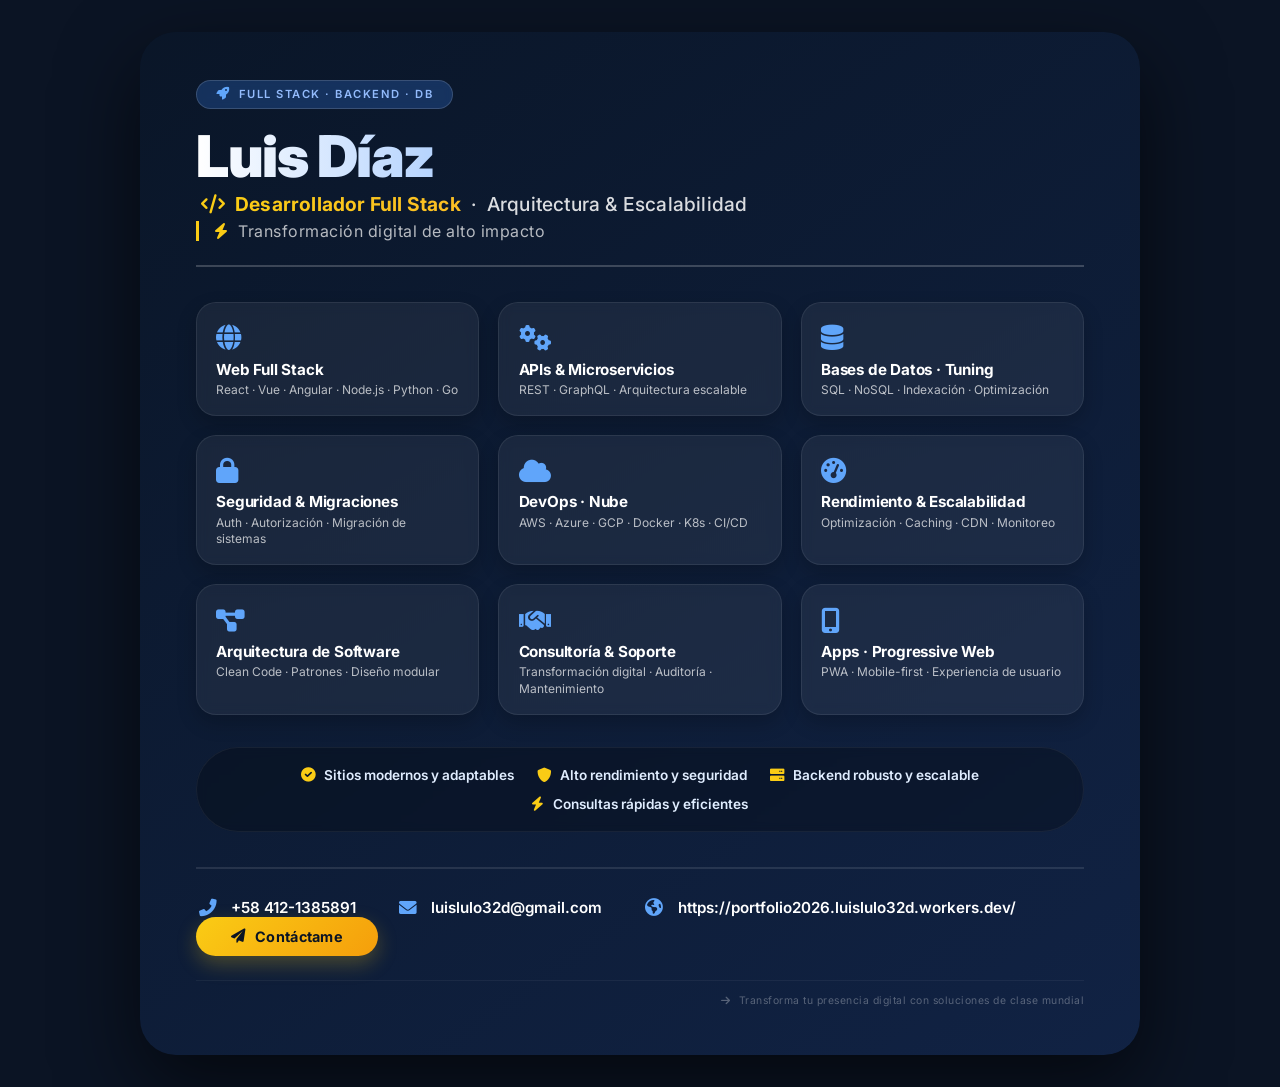
<file: flyer.html>
<!DOCTYPE html>
<html lang="es">
<head>
    <meta charset="UTF-8" />
    <meta name="viewport" content="width=device-width, initial-scale=1.0" />
    <title>Flyer Profesional - Luis Díaz</title>
    <!-- Fuente Google Inter + Font Awesome para iconos profesionales -->
    <link rel="preconnect" href="https://fonts.googleapis.com" />
    <link rel="preconnect" href="https://fonts.gstatic.com" crossorigin />
    <link href="https://fonts.googleapis.com/css2?family=Inter:opsz,wght@14..32,400;14..32,500;14..32,600;14..32,700;14..32,800;14..32,900&display=swap" rel="stylesheet" />
    <link rel="stylesheet" href="https://cdnjs.cloudflare.com/ajax/libs/font-awesome/6.0.0-beta3/css/all.min.css" />
    <style>
        /* RESET */
        * {
            margin: 0;
            padding: 0;
            box-sizing: border-box;
        }

        body {
            font-family: 'Inter', -apple-system, BlinkMacSystemFont, sans-serif;
            background: #0b1424;
            display: flex;
            justify-content: center;
            align-items: center;
            min-height: 100vh;
            padding: 2rem 1rem;
        }

        /* Flyer principal – SIN BORDES, con imagen de fondo */
        .flyer {
            position: relative;
            max-width: 1000px;
            width: 100%;
            border-radius: 36px;
            overflow: hidden;
            box-shadow: 0 30px 80px rgba(0, 0, 0, 0.6);
            /* Imagen de fondo (Unsplash – código/tech) con overlay */
            background-image: url('https://images.unsplash.com/photo-1555066931-4365d14bab8c?w=1200&q=80');
            background-size: cover;
            background-position: center;
            background-blend-mode: overlay;
            background-color: rgba(10, 22, 40, 0.75);
            /* fallback color + blend */
            color: #ffffff;
            padding: 3rem 3.5rem;
            transition: all 0.2s;
        }

        /* Overlay adicional para legibilidad */
        .flyer::before {
            content: '';
            position: absolute;
            top: 0;
            left: 0;
            width: 100%;
            height: 100%;
            background: linear-gradient(145deg, rgba(10, 22, 40, 0.82) 0%, rgba(20, 40, 80, 0.70) 100%);
            z-index: 1;
            pointer-events: none;
            border-radius: 36px;
        }

        /* Todo el contenido debe estar por encima del overlay */
        .flyer>* {
            position: relative;
            z-index: 2;
        }

        /* Encabezado */
        .header {
            display: flex;
            flex-direction: column;
            align-items: flex-start;
            margin-bottom: 2.2rem;
            border-bottom: 2px solid rgba(255, 255, 255, 0.2);
            padding-bottom: 1.5rem;
        }

        .header .badge {
            display: inline-flex;
            align-items: center;
            gap: 0.5rem;
            background: rgba(59, 130, 246, 0.25);
            backdrop-filter: blur(4px);
            border: 1px solid rgba(255, 255, 255, 0.15);
            color: #93bbfc;
            font-weight: 600;
            font-size: 0.7rem;
            letter-spacing: 1.5px;
            text-transform: uppercase;
            padding: 0.4rem 1.2rem;
            border-radius: 60px;
            margin-bottom: 1rem;
        }

        .header .badge i {
            color: #60a5fa;
            font-size: 0.8rem;
        }

        .header h1 {
            font-size: 3.6rem;
            font-weight: 900;
            letter-spacing: -1.5px;
            line-height: 1.1;
            background: linear-gradient(to right, #ffffff, #b6d4fe);
            -webkit-background-clip: text;
            -webkit-text-fill-color: transparent;
            background-clip: text;
            margin-bottom: 0.25rem;
        }

        .header .subhead {
            font-size: 1.2rem;
            font-weight: 500;
            color: rgba(255, 255, 255, 0.85);
            letter-spacing: 0.2px;
        }

        .header .subhead strong {
            font-weight: 700;
            color: #ffffff;
            background: linear-gradient(to right, #facc15, #fbbf24);
            -webkit-background-clip: text;
            -webkit-text-fill-color: transparent;
            background-clip: text;
        }

        .header .subhead i {
            color: #facc15;
            margin: 0 0.3rem;
        }

        /* Eslogan */
        .slogan {
            font-size: 1rem;
            font-weight: 400;
            color: rgba(255, 255, 255, 0.7);
            margin-top: 0.3rem;
            letter-spacing: 0.5px;
            border-left: 3px solid #facc15;
            padding-left: 1rem;
        }

        /* Grid de servicios – más profesionales con tarjetas */
        .services-grid {
            display: grid;
            grid-template-columns: repeat(3, 1fr);
            gap: 1.2rem;
            margin: 2.2rem 0 2rem 0;
        }

        .service-card {
            background: rgba(255, 255, 255, 0.06);
            backdrop-filter: blur(6px);
            border: 1px solid rgba(255, 255, 255, 0.08);
            border-radius: 20px;
            padding: 1.2rem 1.2rem 1rem 1.2rem;
            transition: all 0.2s;
            box-shadow: 0 8px 20px rgba(0, 0, 0, 0.2);
        }

        .service-card:hover {
            background: rgba(255, 255, 255, 0.12);
            transform: translateY(-2px);
            border-color: rgba(255, 255, 255, 0.2);
        }

        .service-card .icon {
            font-size: 1.6rem;
            color: #60a5fa;
            margin-bottom: 0.4rem;
        }

        .service-card h4 {
            font-size: 0.95rem;
            font-weight: 700;
            color: #ffffff;
            letter-spacing: -0.2px;
            margin-bottom: 0.2rem;
        }

        .service-card p {
            font-size: 0.75rem;
            font-weight: 400;
            color: rgba(255, 255, 255, 0.7);
            line-height: 1.4;
        }

        /* Beneficios destacados (badges) */
        .highlights {
            display: flex;
            flex-wrap: wrap;
            gap: 0.8rem 1.4rem;
            margin: 1.8rem 0 2.2rem 0;
            padding: 1.2rem 1.5rem;
            background: rgba(0, 0, 0, 0.25);
            backdrop-filter: blur(4px);
            border-radius: 60px;
            justify-content: center;
            border: 1px solid rgba(255, 255, 255, 0.06);
        }

        .highlights .item {
            display: flex;
            align-items: center;
            gap: 0.6rem;
            font-weight: 600;
            font-size: 0.85rem;
            color: #e0edff;
        }

        .highlights .item i {
            color: #facc15;
            font-size: 0.9rem;
        }

        /* Contacto + CTA */
        .contact-section {
            display: flex;
            flex-wrap: wrap;
            justify-content: space-between;
            align-items: center;
            border-top: 2px solid rgba(255, 255, 255, 0.1);
            padding-top: 1.8rem;
            margin-top: 0.5rem;
        }

        .contact-info {
            display: flex;
            flex-wrap: wrap;
            gap: 1.8rem 2.5rem;
        }

        .contact-info .item {
            display: flex;
            align-items: center;
            gap: 0.7rem;
            font-size: 0.95rem;
            color: rgba(255, 255, 255, 0.8);
            font-weight: 500;
        }

        .contact-info .item i {
            font-size: 1.1rem;
            color: #60a5fa;
            width: 1.5rem;
            text-align: center;
        }

        .contact-info .item .value {
            font-weight: 600;
            color: #ffffff;
        }

        .btn-cta {
            background: linear-gradient(135deg, #facc15, #f59e0b);
            color: #0b1424;
            font-weight: 700;
            font-size: 0.9rem;
            padding: 0.7rem 2.2rem;
            border-radius: 60px;
            text-decoration: none;
            display: inline-flex;
            align-items: center;
            gap: 0.6rem;
            transition: all 0.2s;
            border: none;
            box-shadow: 0 8px 20px rgba(250, 204, 21, 0.25);
            letter-spacing: 0.3px;
        }

        .btn-cta:hover {
            transform: scale(1.03);
            box-shadow: 0 12px 30px rgba(250, 204, 21, 0.4);
        }

        .btn-cta i {
            font-size: 0.9rem;
        }

        /* Footer pequeño */
        .footer-note {
            margin-top: 1.5rem;
            text-align: right;
            font-size: 0.65rem;
            color: rgba(255, 255, 255, 0.3);
            letter-spacing: 0.5px;
            border-top: 1px solid rgba(255, 255, 255, 0.05);
            padding-top: 0.8rem;
        }

        /* RESPONSIVE */
        @media (max-width: 820px) {
            .flyer {
                padding: 2rem 1.8rem;
            }
            .header h1 {
                font-size: 2.8rem;
            }
            .services-grid {
                grid-template-columns: repeat(2, 1fr);
                gap: 1rem;
            }
            .highlights {
                border-radius: 30px;
                padding: 1rem 1.2rem;
                gap: 0.6rem 1.2rem;
            }
            .contact-section {
                flex-direction: column;
                align-items: flex-start;
                gap: 1.5rem;
            }
            .contact-info {
                gap: 1rem;
                flex-direction: column;
                align-items: flex-start;
            }
        }

        @media (max-width: 500px) {
            .flyer {
                padding: 1.5rem 1rem;
                border-radius: 24px;
            }
            .header h1 {
                font-size: 2.2rem;
            }
            .services-grid {
                grid-template-columns: 1fr;
            }
            .highlights {
                flex-direction: column;
                align-items: flex-start;
                border-radius: 20px;
                gap: 0.4rem;
            }
            .btn-cta {
                width: 100%;
                justify-content: center;
            }
        }

        /* Para impresión / PDF: sin bordes, colores sólidos */
        @media print {
            body {
                background: white;
                padding: 0.2in;
            }
            .flyer {
                box-shadow: none;
                border-radius: 0;
                padding: 0.3in;
                max-width: 100%;
                background-image: none !important;
                background-color: #0b1a33 !important;
                -webkit-print-color-adjust: exact;
                print-color-adjust: exact;
            }
            .flyer::before {
                display: none;
            }
            .service-card {
                background: rgba(255, 255, 255, 0.08) !important;
                backdrop-filter: none !important;
                -webkit-print-color-adjust: exact;
                print-color-adjust: exact;
            }
            .highlights {
                background: rgba(0, 0, 0, 0.2) !important;
                -webkit-print-color-adjust: exact;
                print-color-adjust: exact;
            }
            .btn-cta {
                background: #facc15 !important;
                color: #0b1424 !important;
                -webkit-print-color-adjust: exact;
                print-color-adjust: exact;
            }
            .header .badge {
                background: rgba(59, 130, 246, 0.2) !important;
                -webkit-print-color-adjust: exact;
                print-color-adjust: exact;
            }
            .header h1 {
                -webkit-text-fill-color: #ffffff !important;
                background: none !important;
                color: #ffffff !important;
            }
            .header .subhead strong {
                -webkit-text-fill-color: #facc15 !important;
                background: none !important;
                color: #facc15 !important;
            }
        }
    </style>
</head>
<body>
    <div class="flyer">

        <!-- HEADER -->
        <div class="header">
            <div class="badge">
                <i class="fas fa-rocket"></i> Full Stack · Backend · DB
            </div>
            <h1>Luis Díaz</h1>
            <div class="subhead">
                <i class="fas fa-code"></i> <strong>Desarrollador Full Stack</strong> &nbsp;·&nbsp; Arquitectura &amp; Escalabilidad
            </div>
            <div class="slogan">
                <i class="fas fa-bolt" style="color: #facc15; margin-right: 0.4rem;"></i> Transformación digital de alto impacto
            </div>
        </div>

        <!-- SERVICIOS (grid 3 columnas) -->
        <div class="services-grid">
            <div class="service-card">
                <div class="icon"><i class="fas fa-globe"></i></div>
                <h4>Web Full Stack</h4>
                <p>React · Vue · Angular · Node.js · Python · Go</p>
            </div>
            <div class="service-card">
                <div class="icon"><i class="fas fa-cogs"></i></div>
                <h4>APIs &amp; Microservicios</h4>
                <p>REST · GraphQL · Arquitectura escalable</p>
            </div>
            <div class="service-card">
                <div class="icon"><i class="fas fa-database"></i></div>
                <h4>Bases de Datos · Tuning</h4>
                <p>SQL · NoSQL · Indexación · Optimización</p>
            </div>
            <div class="service-card">
                <div class="icon"><i class="fas fa-lock"></i></div>
                <h4>Seguridad &amp; Migraciones</h4>
                <p>Auth · Autorización · Migración de sistemas</p>
            </div>
            <div class="service-card">
                <div class="icon"><i class="fas fa-cloud"></i></div>
                <h4>DevOps · Nube</h4>
                <p>AWS · Azure · GCP · Docker · K8s · CI/CD</p>
            </div>
            <div class="service-card">
                <div class="icon"><i class="fas fa-tachometer-alt"></i></div>
                <h4>Rendimiento &amp; Escalabilidad</h4>
                <p>Optimización · Caching · CDN · Monitoreo</p>
            </div>
            <div class="service-card">
                <div class="icon"><i class="fas fa-project-diagram"></i></div>
                <h4>Arquitectura de Software</h4>
                <p>Clean Code · Patrones · Diseño modular</p>
            </div>
            <div class="service-card">
                <div class="icon"><i class="fas fa-handshake"></i></div>
                <h4>Consultoría &amp; Soporte</h4>
                <p>Transformación digital · Auditoría · Mantenimiento</p>
            </div>
            <div class="service-card">
                <div class="icon"><i class="fas fa-mobile-alt"></i></div>
                <h4>Apps · Progressive Web</h4>
                <p>PWA · Mobile-first · Experiencia de usuario</p>
            </div>
        </div>

        <!-- HIGHLIGHTS / BENEFICIOS -->
        <div class="highlights">
            <span class="item"><i class="fas fa-check-circle"></i> Sitios modernos y adaptables</span>
            <span class="item"><i class="fas fa-shield-alt"></i> Alto rendimiento y seguridad</span>
            <span class="item"><i class="fas fa-server"></i> Backend robusto y escalable</span>
            <span class="item"><i class="fas fa-bolt"></i> Consultas rápidas y eficientes</span>
        </div>

        <!-- CONTACTO + CTA -->
        <div class="contact-section">
            <div class="contact-info">
                <div class="item">
                    <i class="fas fa-phone-alt"></i>
                    <span class="value">+58 412-1385891</span>
                </div>
                <div class="item">
                    <i class="fas fa-envelope"></i>
                    <span class="value">luislulo32d@gmail.com</span>
                </div>
                <div class="item">
                    <i class="fas fa-globe-americas"></i>
                    <span class="value">https://portfolio2026.luislulo32d.workers.dev/</span>
                </div>
            </div>
            <a href="#" class="btn-cta">
                <i class="fas fa-paper-plane"></i> Contáctame
            </a>
        </div>

        <!-- FOOTER -->
        <div class="footer-note">
            <i class="fas fa-arrow-right" style="margin-right: 0.3rem;"></i> Transforma tu presencia digital con soluciones de clase mundial
        </div>
    </div>
</body>
</html>
</file>
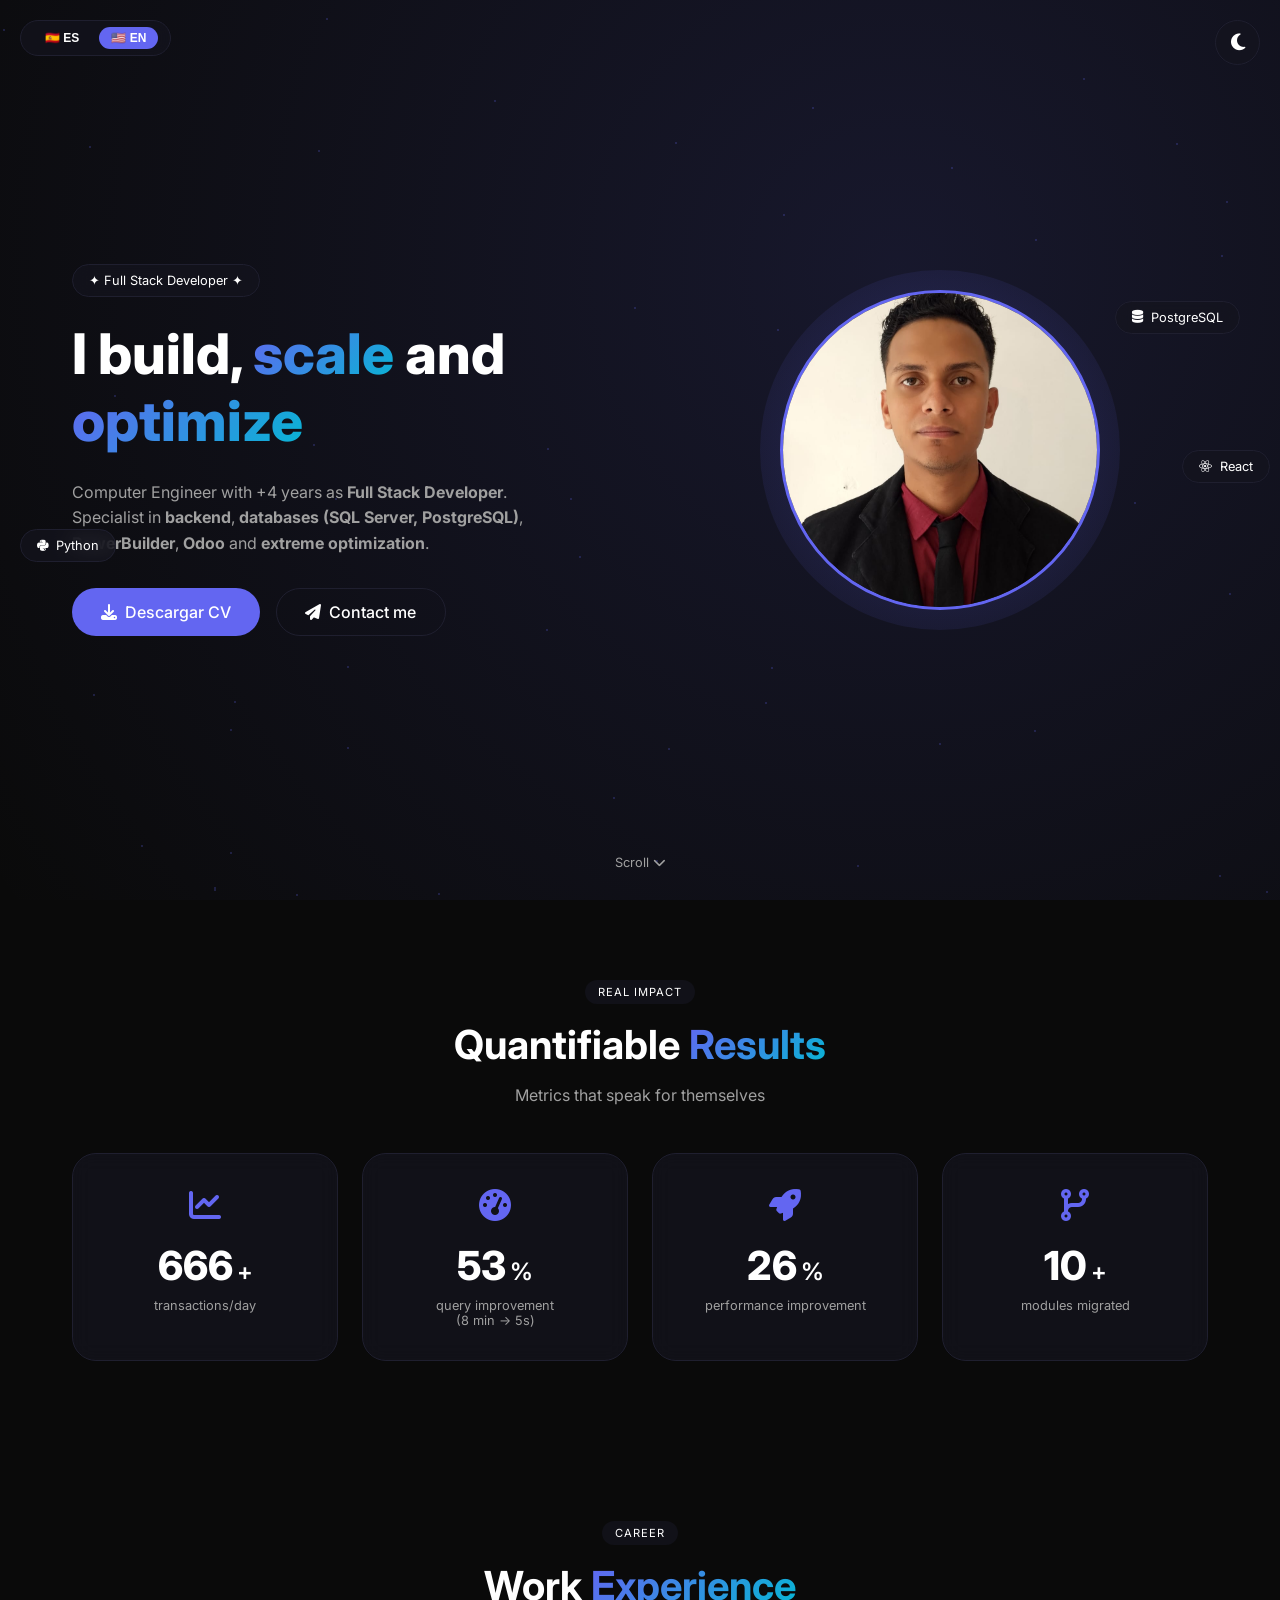
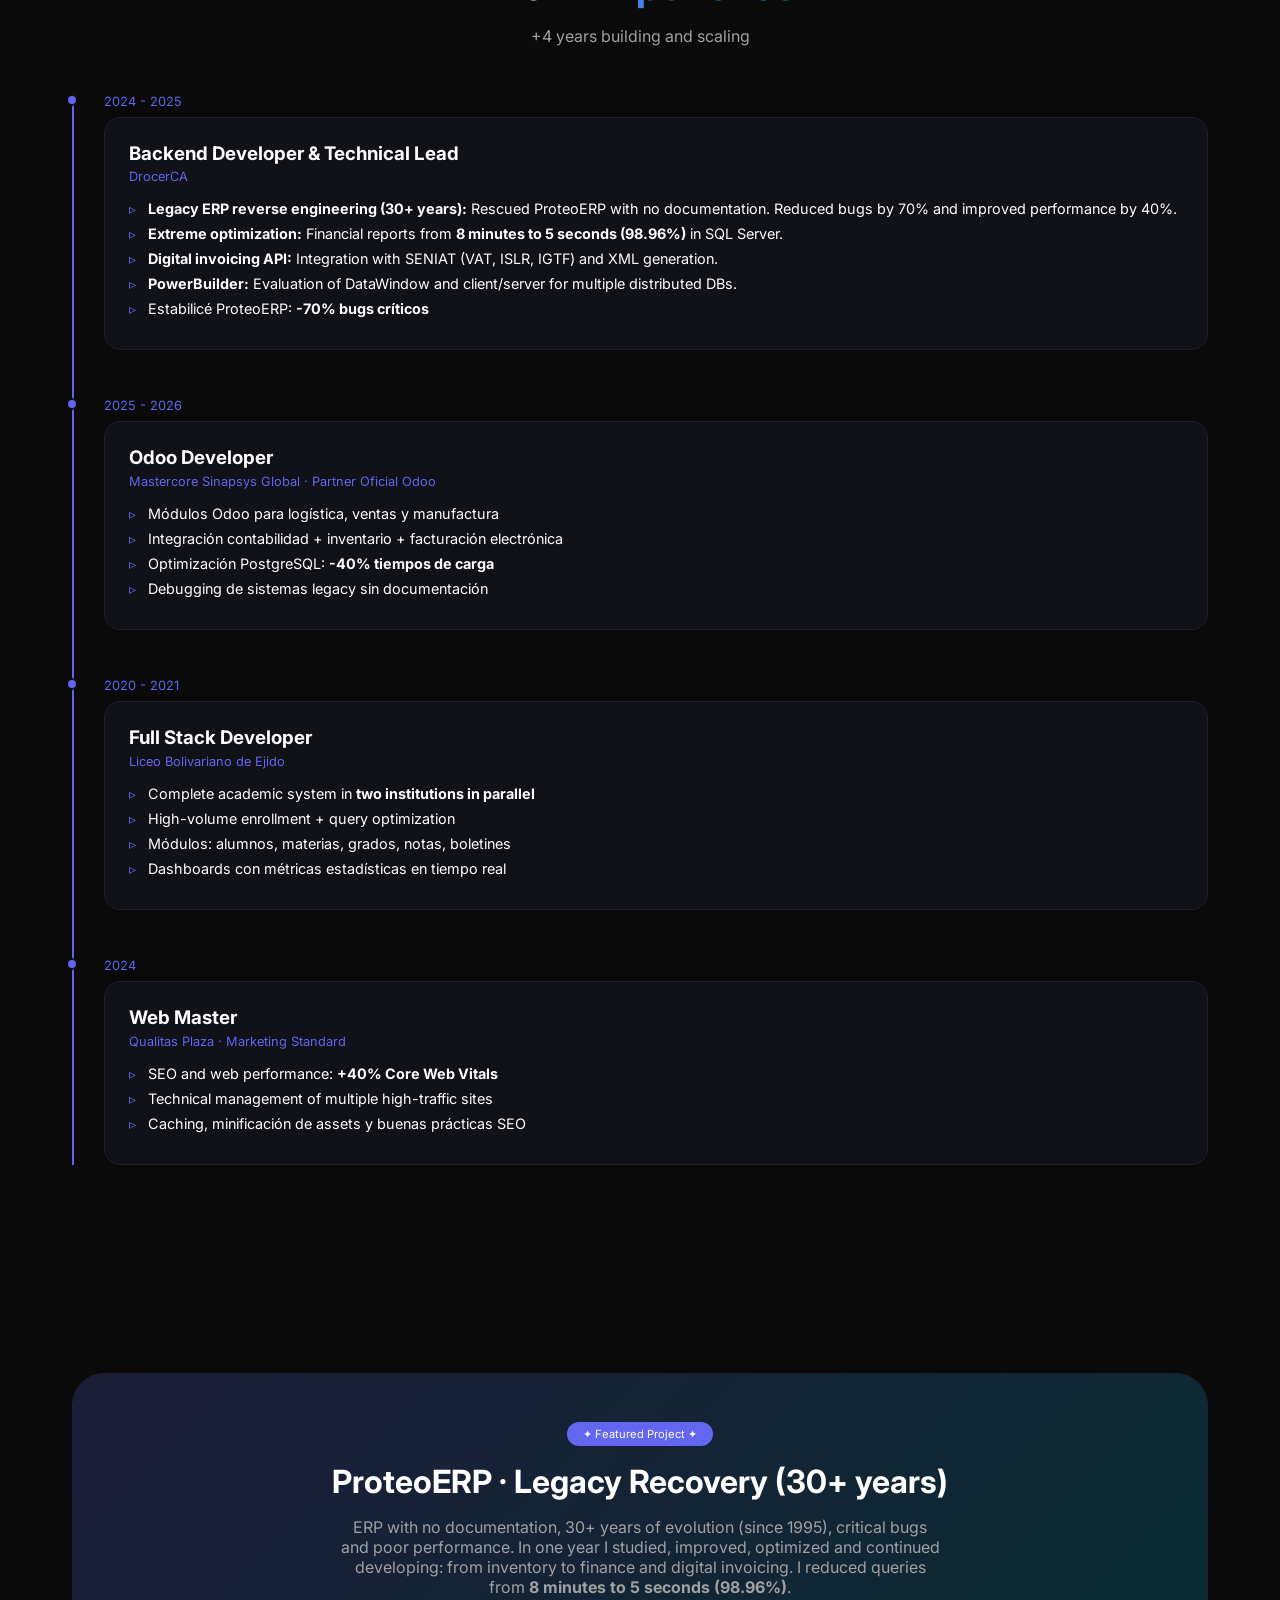
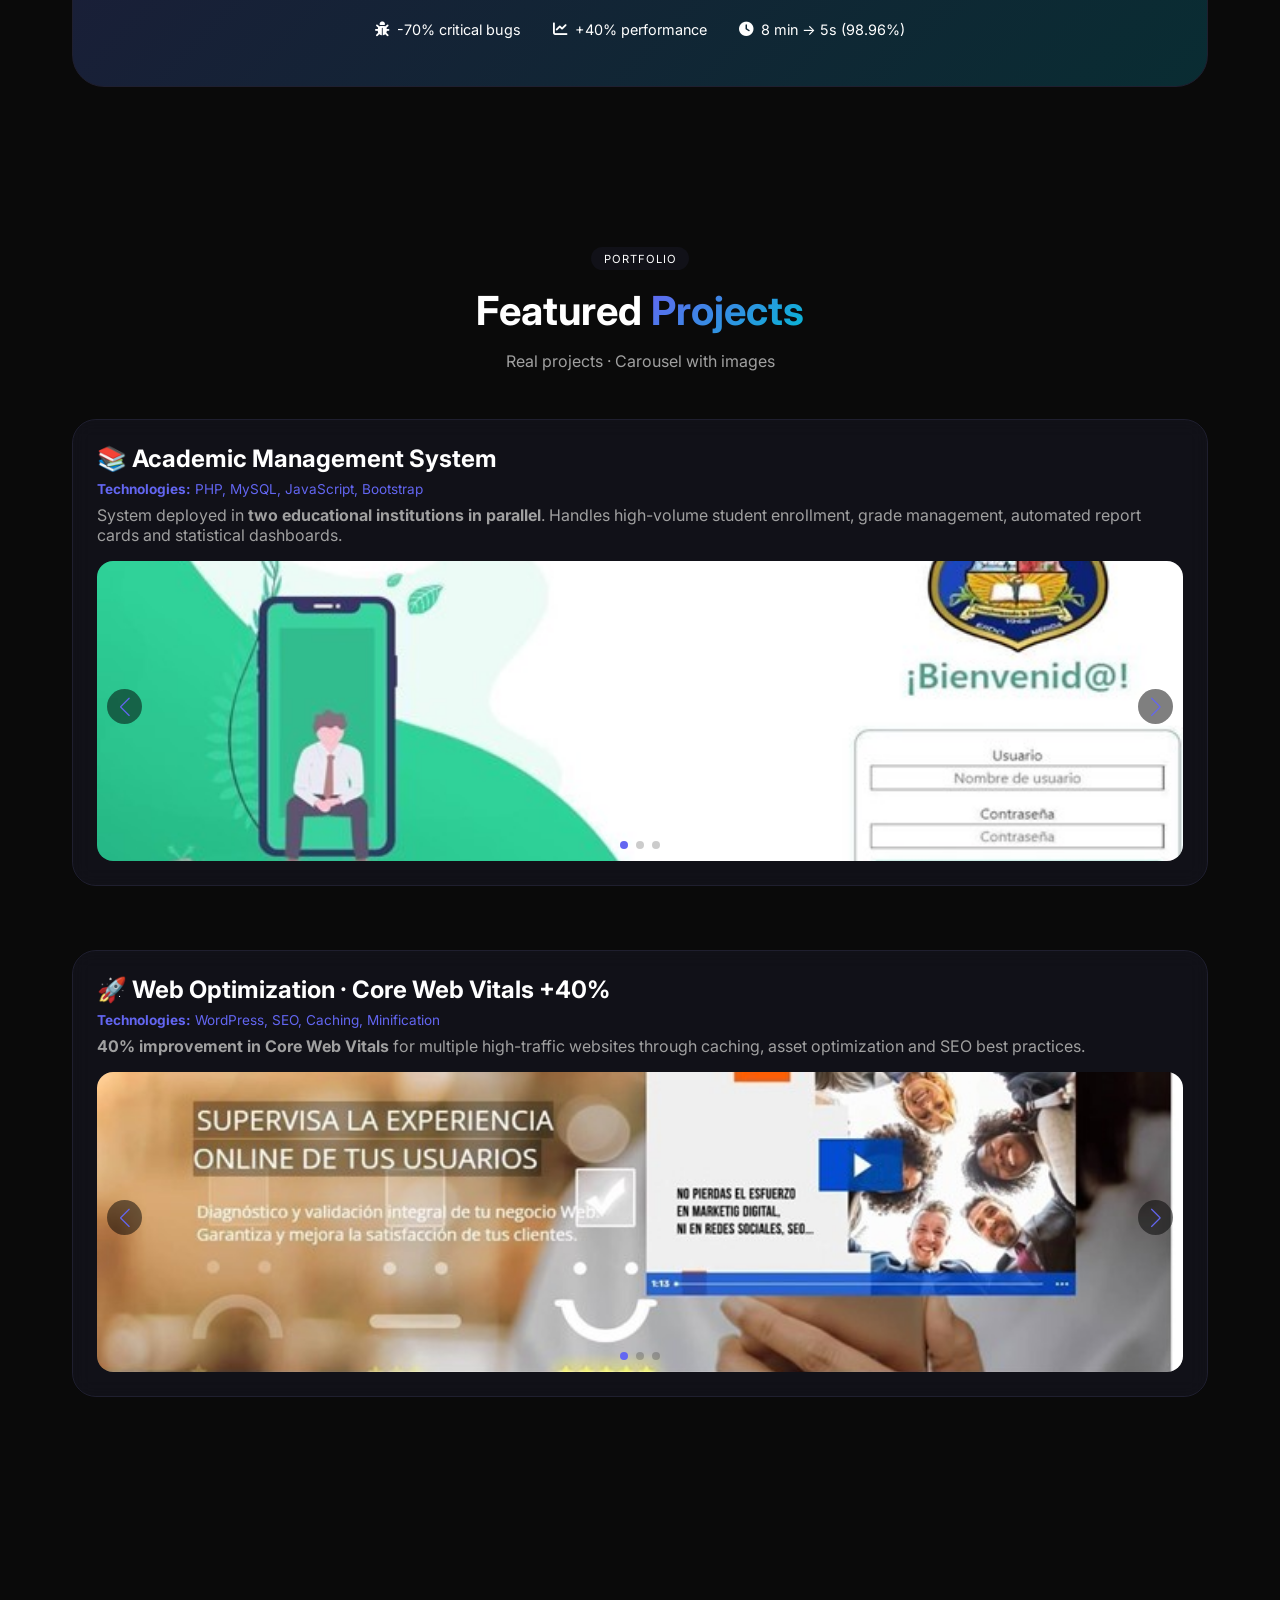
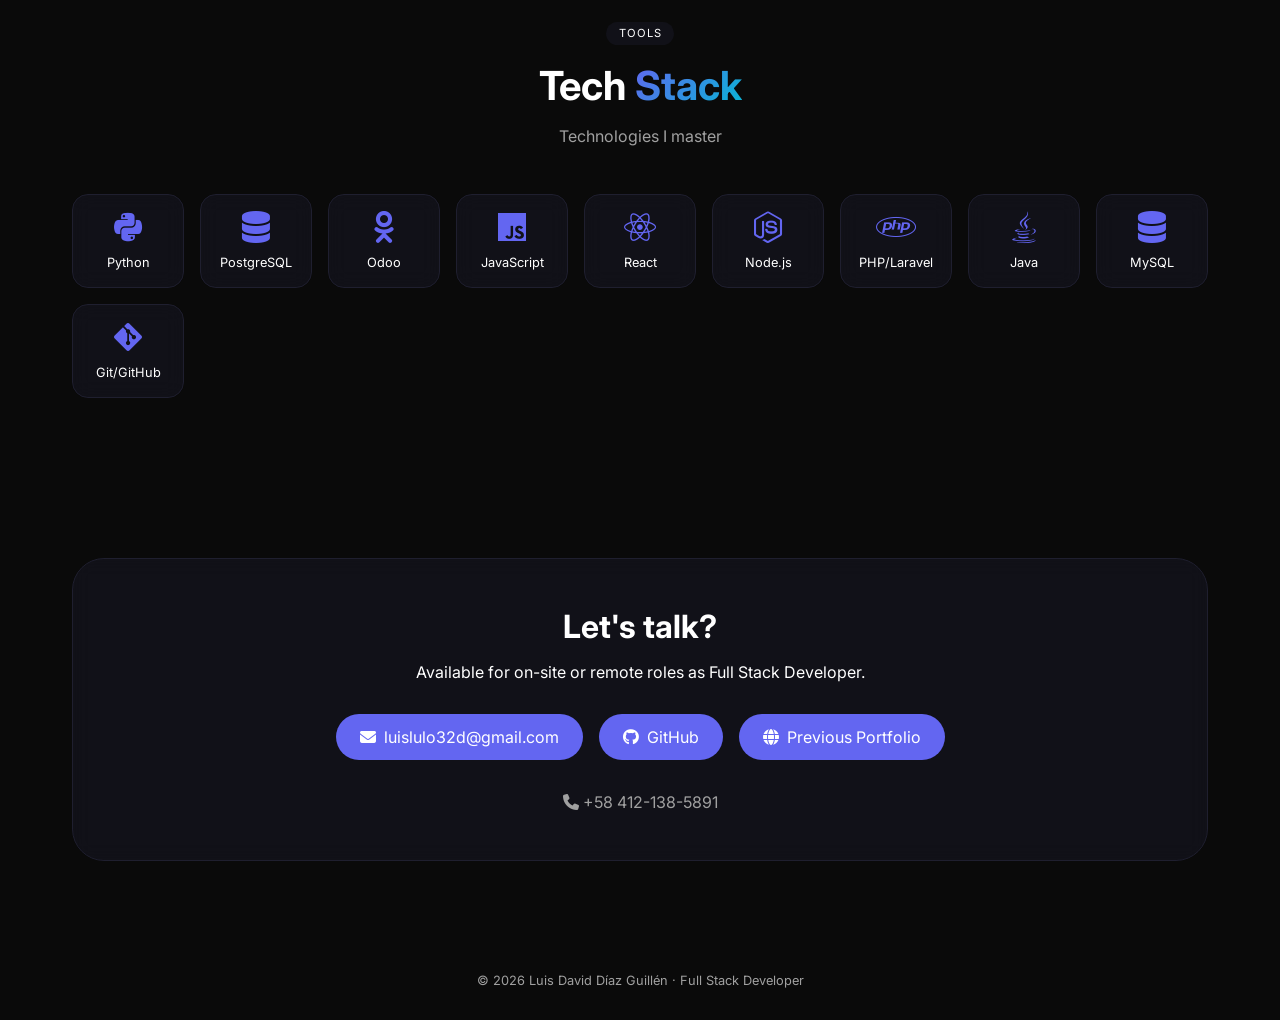
<file: index06-07-2026.html>
<!DOCTYPE html>
<html lang="es">
<head>
    <meta charset="UTF-8">
    <meta name="viewport" content="width=device-width, initial-scale=1.0">
    <title>Luis Díaz · Full Stack Developer</title>
    <meta name="description" content="Full Stack Developer especializado en ERPs, optimización PostgreSQL y arquitectura escalable. +4 años de experiencia.">
    <link rel="icon" type="image/x-icon" href="assets/logo.ico">
    <link rel="preconnect" href="https://fonts.googleapis.com">
    <link rel="preconnect" href="https://fonts.gstatic.com" crossorigin>
    <link href="https://fonts.googleapis.com/css2?family=Inter:opsz,wght@14..32,300;14..32,400;14..32,500;14..32,600;14..32,700;14..32,800&display=swap" rel="stylesheet">
    <link rel="stylesheet" href="https://cdnjs.cloudflare.com/ajax/libs/font-awesome/6.5.1/css/all.min.css">
    <!-- Swiper CSS -->
    <link rel="stylesheet" href="https://cdn.jsdelivr.net/npm/swiper@11/swiper-bundle.min.css" />
    <link rel="stylesheet" href="style.css">
    <!-- MetaLinks -->
    <meta name="google-site-verification" content="95BsM85E2MEABl_1DgomutFuXq9iS7AtyLtDNHHVmlc" />
</head>
<body>

    <!-- Language Switcher -->
    <div class="language-switcher">
        <button id="langEs" class="lang-btn active">🇪🇸 ES</button>
        <button id="langEn" class="lang-btn">🇺🇸 EN</button>
    </div>

    <!-- Toggle modo oscuro -->
    <div class="theme-toggle">
        <button id="themeToggle" aria-label="Cambiar tema">
            <i class="fas fa-moon"></i>
        </button>
    </div>

    <!-- Hero section -->
    <section class="hero">
        <div class="hero-overlay"></div>
        <div class="hero-container">
            <div class="hero-content">
                <div class="hero-badge glow" data-i18n="hero.badge">✦ Full Stack Developer ✦</div>
                <h1 class="hero-title" data-i18n="hero.title">
                    Construyo, <span class="gradient-text">escalo</span> y <span class="gradient-text">optimizo</span>
                </h1>
                <p class="hero-subtitle" data-i18n="hero.subtitle">
                    Ingeniero en Informática con +4 años como <strong>Full Stack Developer</strong>.<br>
                    Especialista en ERPs, sistemas académicos de alto volumen,<br>
                    optimización extrema de bases de datos y rescate de código legacy.
                </p>
                <div class="hero-buttons">
                    <a id="downloadCvBtn" href="Luis Díaz · Full Stack Developer · CV 2026.pdf" download class="btn-primary" data-i18n="hero.download_cv">
                        <i class="fas fa-download"></i> Descargar CV
                    </a>
                    <a href="#contacto" class="btn-secondary" data-i18n="hero.contact">
                        <i class="fas fa-paper-plane"></i> Contactar
                    </a>
                </div>
            </div>
            <div class="hero-image">
                <div class="profile-frame">
                    <img src="perfil.jpg" alt="Luis Díaz" class="profile-img-hero">
                    <div class="profile-glow"></div>
                </div>
                <div class="floating-card floating-1">
                    <i class="fas fa-database"></i> PostgreSQL
                </div>
                <div class="floating-card floating-2">
                    <i class="fab fa-python"></i> Python
                </div>
                <div class="floating-card floating-3">
                    <i class="fab fa-react"></i> React
                </div>
            </div>
        </div>
        <div class="scroll-indicator" data-i18n="hero.scroll">
            <span>Desliza</span>
            <i class="fas fa-chevron-down"></i>
        </div>
    </section>

    <!-- KPIs con contador -->
    <section class="section kpis-section reveal">
        <div class="container">
            <div class="section-header center">
                <span class="section-tag" data-i18n="kpis.tag">Impacto real</span>
                <h2 class="section-title" data-i18n="kpis.title">Resultados <span class="gradient-text">cuantificables</span></h2>
                <p class="section-subtitle" data-i18n="kpis.subtitle">Métricas que hablan por sí solas</p>
            </div>
            <div class="kpi-grid">
                <div class="kpi-card glass">
                    <div class="kpi-icon"><i class="fas fa-chart-line"></i></div>
                    <div class="kpi-number" data-target="1000">0</div>
                    <div class="kpi-suffix">+</div>
                    <div class="kpi-label" data-i18n="kpis.transactions">transacciones/día</div>
                </div>
                <div class="kpi-card glass">
                    <div class="kpi-icon"><i class="fas fa-tachometer-alt"></i></div>
                    <div class="kpi-number" data-target="80">0</div>
                    <div class="kpi-suffix">%</div>
                    <div class="kpi-label" data-i18n="kpis.query">consultas más rápidas<br>(5s → &lt;1s)</div>
                </div>
                <div class="kpi-card glass">
                    <div class="kpi-icon"><i class="fas fa-rocket"></i></div>
                    <div class="kpi-number" data-target="40">0</div>
                    <div class="kpi-suffix">%</div>
                    <div class="kpi-label" data-i18n="kpis.performance">mejora rendimiento</div>
                </div>
                <div class="kpi-card glass">
                    <div class="kpi-icon"><i class="fas fa-code-branch"></i></div>
                    <div class="kpi-number" data-target="15">0</div>
                    <div class="kpi-suffix">+</div>
                    <div class="kpi-label" data-i18n="kpis.modules">módulos migrados</div>
                </div>
            </div>
        </div>
    </section>

    <!-- Experiencia (timeline visual) -->
    <section class="section experience-section reveal">
        <div class="container">
            <div class="section-header center">
                <span class="section-tag" data-i18n="experience.tag">Trayectoria</span>
                <h2 class="section-title" data-i18n="experience.title">Experiencia <span class="gradient-text">profesional</span></h2>
                <p class="section-subtitle" data-i18n="experience.subtitle">+4 años construyendo y escalando</p>
            </div>
            <div class="timeline">
                <!-- DrocerCA -->
                <div class="timeline-item">
                    <div class="timeline-dot"></div>
                    <div class="timeline-date">2024 - 2025</div>
                    <div class="timeline-card glass">
                        <h3 data-i18n="exp.drocer.title">Backend Developer & Technical Lead</h3>
                        <p class="company">DrocerCA</p>
                        <ul>
                            <li data-i18n="exp.drocer.li1">Diseñé 3 módulos de inventario para <strong>1,000+ transacciones/día</strong></li>
                            <li data-i18n="exp.drocer.li2">Lideré migración de <strong>+15 módulos críticos</strong> en plazo</li>
                            <li data-i18n="exp.drocer.li3">Optimización PostgreSQL: <strong>5s → &lt;1s</strong></li>
                            <li data-i18n="exp.drocer.li4">Mejora rendimiento general: <strong>+40%</strong></li>
                            <li data-i18n="exp.drocer.li5">Estabilicé ProteoERP: <strong>-70% bugs críticos</strong></li>
                        </ul>
                    </div>
                </div>
                <!-- Mastercore -->
                <div class="timeline-item">
                    <div class="timeline-dot"></div>
                    <div class="timeline-date">2025 - 2026</div>
                    <div class="timeline-card glass">
                        <h3 data-i18n="exp.mastercore.title">Odoo Developer</h3>
                        <p class="company">Mastercore Sinapsys Global · Partner Oficial Odoo</p>
                        <ul>
                            <li data-i18n="exp.mastercore.li1">Módulos Odoo para logística, ventas y manufactura</li>
                            <li data-i18n="exp.mastercore.li2">Integración contabilidad + inventario + facturación electrónica</li>
                            <li data-i18n="exp.mastercore.li3">Optimización PostgreSQL: <strong>-40% tiempos de carga</strong></li>
                            <li data-i18n="exp.mastercore.li4">Debugging de sistemas legacy sin documentación</li>
                        </ul>
                    </div>
                </div>
                <!-- Liceo Bolivariano -->
                <div class="timeline-item">
                    <div class="timeline-dot"></div>
                    <div class="timeline-date">2020 - 2021</div>
                    <div class="timeline-card glass">
                        <h3 data-i18n="exp.liceo.title">Full Stack Developer</h3>
                        <p class="company">Liceo Bolivariano de Ejido</p>
                        <ul>
                            <li data-i18n="exp.liceo.li1">Sistema académico completo en <strong>dos instituciones en paralelo</strong></li>
                            <li data-i18n="exp.liceo.li2">Matrícula de alto volumen + optimización de consultas</li>
                            <li data-i18n="exp.liceo.li3">Módulos: alumnos, materias, grados, notas, boletines</li>
                            <li data-i18n="exp.liceo.li4">Dashboards con métricas estadísticas en tiempo real</li>
                        </ul>
                    </div>
                </div>
                <!-- Qualitas Plaza -->
                <div class="timeline-item">
                    <div class="timeline-dot"></div>
                    <div class="timeline-date">2024</div>
                    <div class="timeline-card glass">
                        <h3 data-i18n="exp.qualitas.title">Web Master</h3>
                        <p class="company">Qualitas Plaza · Marketing Standard</p>
                        <ul>
                            <li data-i18n="exp.qualitas.li1">Optimización SEO y performance web: <strong>+40% Core Web Vitals</strong></li>
                            <li data-i18n="exp.qualitas.li2">Gestión técnica de múltiples sitios de alto tráfico</li>
                            <li data-i18n="exp.qualitas.li3">Caching, minificación de assets y buenas prácticas SEO</li>
                        </ul>
                    </div>
                </div>
            </div>
        </div>
    </section>

    <!-- Proyecto destacado -->
    <section class="section featured-section reveal">
        <div class="container">
            <div class="featured-card-gradient">
                <div class="featured-badge" data-i18n="featured.badge">✦ Proyecto estrella ✦</div>
                <h2 data-i18n="featured.title">ProteoERP · Legacy Recovery</h2>
                <p data-i18n="featured.desc">ERP sin documentación, con bugs críticos y bajo rendimiento. En un año lo estudié, mejoré, optimicé y continué desarrollando: desde inventario hasta finanzas y facturación digital.</p>
                <div class="featured-stats">
                    <span data-i18n="featured.stat1"><i class="fas fa-bug"></i> -70% bugs críticos</span>
                    <span data-i18n="featured.stat2"><i class="fas fa-chart-line"></i> +40% performance</span>
                    <span data-i18n="featured.stat3"><i class="fas fa-clock"></i> 5s → &lt;1s</span>
                </div>
            </div>
        </div>
    </section>

    <!-- Portafolio de proyectos con carrusel -->
    <section class="section portfolio-section reveal">
        <div class="container">
            <div class="section-header center">
                <span class="section-tag" data-i18n="portfolio.tag">Portafolio</span>
                <h2 class="section-title" data-i18n="portfolio.title">Proyectos <span class="gradient-text">destacados</span></h2>
                <p class="section-subtitle" data-i18n="portfolio.subtitle">5 proyectos reales · Carrusel con 3 imágenes cada uno</p>
            </div>

            <!-- Proyecto 1: Sistema de Gestión Académica -->
            <div class="portfolio-item reveal">
                <h3 class="portfolio-title" data-i18n="proj1.title">📚 Sistema de Gestión Académica</h3>
                <p class="portfolio-tech"><strong data-i18n="proj1.tech_label">Tecnologías:</strong> <span data-i18n="proj1.tech">PHP, MySQL, JavaScript, Bootstrap</span></p>
                <p class="portfolio-desc" data-i18n="proj1.desc">Sistema implementado en <strong>dos instituciones educativas en paralelo</strong>. Manejo de alto volumen de alumnos, gestión de notas, generación automatizada de boletines y dashboards estadísticos.</p>
                <div class="swiper portfolio-swiper" data-project="academico">
                    <div class="swiper-wrapper">
                        <div class="swiper-slide">
                            <a href="https://github.com/luislulo32d/liceoEjido_2" target="_blank" class="portfolio-link"><img src="assets/liceoEjido1.jpg" alt="Panel Inicial"></a>
                        </div>
                        <div class="swiper-slide">
                            <a href="https://github.com/luislulo32d/liceoEjido_2" target="_blank" class="portfolio-link"><img src="assets/liceoEjido2.jpg" alt="Gestión de notas"></a>
                        </div>
                        <div class="swiper-slide">
                            <a href="https://github.com/luislulo32d/liceoEjido_2" target="_blank" class="portfolio-link"><img src="assets/liceoEjido3.jpg" alt="Reporte de boletín"></a>
                        </div>
                    </div>
                    <div class="swiper-pagination"></div>
                    <div class="swiper-button-next"></div>
                    <div class="swiper-button-prev"></div>
                </div>
            </div>

            <!-- Proyecto 2: Optimización Web Core Web Vitals -->
            <div class="portfolio-item reveal">
                <h3 class="portfolio-title" data-i18n="proj2.title">🚀 Optimización Web · Core Web Vitals +40%</h3>
                <p class="portfolio-tech"><strong data-i18n="proj2.tech_label">Tecnologías:</strong> <span data-i18n="proj2.tech">WordPress, SEO, Caching, Minificación</span></p>
                <p class="portfolio-desc" data-i18n="proj2.desc">Mejora del <strong>40% en Core Web Vitals</strong> para múltiples sitios de alto tráfico mediante caching, optimización de assets y buenas prácticas SEO.</p>
                <div class="swiper portfolio-swiper" data-project="webperf">
                    <div class="swiper-wrapper">
                        <div class="swiper-slide">
                            <a href="https://github.com/luislulo32d/marketing-standard.com" target="_blank" class="portfolio-link"><img src="assets/qualitasplaza.jpg" alt="qualitasplaza"></a>
                        </div>
                        <div class="swiper-slide">
                            <a href="https://github.com/luislulo32d/qualitasplaza.com" target="_blank" class="portfolio-link"><img src="assets/marketing standard.png" alt="marketing-standard"></a>
                        </div>
                        <div class="swiper-slide">
                            <a href="https://github.com/luislulo32d/justicia.civiscausa.org" target="_blank" class="portfolio-link"><img src="assets/civiscausa.jpg" alt="Estructura optimizada"></a>
                        </div>
                    </div>
                    <div class="swiper-pagination"></div>
                    <div class="swiper-button-next"></div>
                    <div class="swiper-button-prev"></div>
                </div>
            </div>
        </div>
    </section>

    <!-- Tech Stack -->
    <section class="section tech-section reveal">
        <div class="container">
            <div class="section-header center">
                <span class="section-tag" data-i18n="tech.tag">Herramientas</span>
                <h2 class="section-title" data-i18n="tech.title">Tech <span class="gradient-text">Stack</span></h2>
                <p class="section-subtitle" data-i18n="tech.subtitle">Tecnologías que domino</p>
            </div>
            <div class="tech-grid">
                <div class="tech-item"><i class="fab fa-python"></i><span>Python</span></div>
                <div class="tech-item"><i class="fas fa-database"></i><span>PostgreSQL</span></div>
                <div class="tech-item"><i class="fab fa-odnoklassniki"></i><span>Odoo</span></div>
                <div class="tech-item"><i class="fab fa-js"></i><span>JavaScript</span></div>
                <div class="tech-item"><i class="fab fa-react"></i><span>React</span></div>
                <div class="tech-item"><i class="fab fa-node-js"></i><span>Node.js</span></div>
                <div class="tech-item"><i class="fab fa-php"></i><span>PHP/Laravel</span></div>
                <div class="tech-item"><i class="fab fa-java"></i><span>Java</span></div>
                <div class="tech-item"><i class="fas fa-database"></i><span>MySQL</span></div>
                <div class="tech-item"><i class="fab fa-git-alt"></i><span>Git/GitHub</span></div>
            </div>
        </div>
    </section>

    <!-- Contacto -->
    <section id="contacto" class="section contact-section reveal">
        <div class="container">
            <div class="contact-card-glass">
                <h2 data-i18n="contact.title">¿Hablamos?</h2>
                <p data-i18n="contact.subtitle">Disponible para roles remotos como Full Stack Developer en partners Odoo.</p>
                <div class="contact-links">
                    <a href="mailto:luislulo32d@gmail.com" class="contact-btn"><i class="fas fa-envelope"></i> luislulo32d@gmail.com</a>
                    <a href="https://github.com/luislulo32d" target="_blank" class="contact-btn"><i class="fab fa-github"></i> GitHub</a>
                    <a href="https://portfolio-ac152.web.app/" target="_blank" class="contact-btn"><i class="fas fa-globe"></i> <span data-i18n="contact.portfolio_btn">Portafolio anterior</span></a>
                </div>
                <p class="contact-phone"><i class="fas fa-phone"></i> +58 412-138-5891</p>
            </div>
        </div>
    </section>

    <footer>
        <p data-i18n="footer">© 2026 Luis David Díaz Guillén · Full Stack Developer</p>
    </footer>

    <!-- Swiper JS -->
    <script src="https://cdn.jsdelivr.net/npm/swiper@11/swiper-bundle.min.js"></script>
    <script src="i18n.js"></script>
    <script src="script.js"></script>
</body>
</html>
</file>
<file: style.css>
:root {
    --bg: #0a0a0a;
    --surface: #111111;
    --surface-glass: rgba(20, 20, 30, 0.7);
    --text: #ffffff;
    --text-secondary: #a0a0a0;
    --primary: #6366f1;
    --primary-dark: #4f46e5;
    --accent: #06b6d4;
    --success: #10b981;
    --border: #1f1f2f;
}

[data-theme="light"] {
    --bg: #f8fafc;
    --surface: #ffffff;
    --surface-glass: rgba(255, 255, 255, 0.7);
    --text: #0f172a;
    --text-secondary: #475569;
    --border: #e2e8f0;
}

* {
    margin: 0;
    padding: 0;
    box-sizing: border-box;
}

html {
    scroll-behavior: smooth;
}

body {
    font-family: 'Inter', sans-serif;
    background-color: var(--bg);
    color: var(--text);
    transition: background-color 0.3s, color 0.3s;
    overflow-x: hidden;
}

/* Theme Toggle */
.theme-toggle {
    position: fixed;
    top: 20px;
    right: 20px;
    z-index: 1000;
}

#themeToggle {
    background: var(--surface-glass);
    backdrop-filter: blur(10px);
    border: 1px solid var(--border);
    border-radius: 50%;
    width: 45px;
    height: 45px;
    cursor: pointer;
    font-size: 1.2rem;
    color: var(--text);
    transition: all 0.3s;
}

/* Hero Section */
.hero {
    min-height: 100vh;
    display: flex;
    align-items: center;
    position: relative;
    overflow: hidden;
}

.hero-overlay {
    position: absolute;
    top: 0;
    left: 0;
    right: 0;
    bottom: 0;
    background: radial-gradient(circle at 70% 30%, rgba(99, 102, 241, 0.15), transparent);
    pointer-events: none;
}

.hero-container {
    max-width: 1200px;
    margin: 0 auto;
    padding: 0 2rem;
    display: grid;
    grid-template-columns: 1fr 1fr;
    gap: 4rem;
    align-items: center;
    position: relative;
    z-index: 1;
}

.hero-badge {
    display: inline-block;
    padding: 0.5rem 1rem;
    background: var(--surface-glass);
    backdrop-filter: blur(10px);
    border-radius: 50px;
    font-size: 0.8rem;
    margin-bottom: 1.5rem;
    border: 1px solid var(--border);
}

.hero-title {
    font-size: 3.5rem;
    font-weight: 800;
    line-height: 1.2;
    margin-bottom: 1.5rem;
}

.gradient-text {
    background: linear-gradient(135deg, var(--primary), var(--accent));
    -webkit-background-clip: text;
    background-clip: text;
    color: transparent;
}

.hero-subtitle {
    color: var(--text-secondary);
    line-height: 1.6;
    margin-bottom: 2rem;
}

.hero-buttons {
    display: flex;
    gap: 1rem;
}

.btn-primary, .btn-secondary {
    padding: 0.8rem 1.8rem;
    border-radius: 50px;
    text-decoration: none;
    font-weight: 500;
    transition: all 0.3s;
    display: inline-flex;
    align-items: center;
    gap: 0.5rem;
}

.btn-primary {
    background: var(--primary);
    color: white;
}

.btn-primary:hover {
    background: var(--primary-dark);
    transform: translateY(-3px);
}

.btn-secondary {
    border: 1px solid var(--border);
    color: var(--text);
}

.btn-secondary:hover {
    border-color: var(--primary);
    transform: translateY(-3px);
}

/* Profile Image */
.profile-frame {
    position: relative;
    width: 320px;
    height: 320px;
    margin: 0 auto;
}

.profile-img-hero {
    width: 100%;
    height: 100%;
    object-fit: cover;
    border-radius: 50%;
    position: relative;
    z-index: 2;
    border: 3px solid var(--primary);
}

.profile-glow {
    position: absolute;
    top: -20px;
    left: -20px;
    right: -20px;
    bottom: -20px;
    border-radius: 50%;
    background: radial-gradient(circle, rgba(99,102,241,0.3), transparent);
    animation: pulse 3s ease-in-out infinite;
}

@keyframes pulse {
    0%, 100% { opacity: 0.5; transform: scale(1); }
    50% { opacity: 1; transform: scale(1.05); }
}

.floating-card {
    position: absolute;
    background: var(--surface-glass);
    backdrop-filter: blur(10px);
    padding: 0.5rem 1rem;
    border-radius: 50px;
    font-size: 0.8rem;
    border: 1px solid var(--border);
    display: flex;
    align-items: center;
    gap: 0.5rem;
}

.floating-1 { top: 10%; right: 0; animation: float 3s ease-in-out infinite; }
.floating-2 { bottom: 20%; left: -20px; animation: float 4s ease-in-out infinite; }
.floating-3 { top: 50%; right: -30px; animation: float 3.5s ease-in-out infinite; }

@keyframes float {
    0%, 100% { transform: translateY(0); }
    50% { transform: translateY(-10px); }
}

.scroll-indicator {
    position: absolute;
    bottom: 30px;
    left: 50%;
    transform: translateX(-50%);
    text-align: center;
    font-size: 0.8rem;
    color: var(--text-secondary);
}

/* Sections */
.section {
    padding: 5rem 0;
}

.container {
    max-width: 1200px;
    margin: 0 auto;
    padding: 0 2rem;
}

.section-header {
    margin-bottom: 3rem;
}

.section-header.center {
    text-align: center;
}

.section-tag {
    display: inline-block;
    padding: 0.3rem 0.8rem;
    background: var(--surface-glass);
    border-radius: 50px;
    font-size: 0.7rem;
    text-transform: uppercase;
    letter-spacing: 1px;
    margin-bottom: 1rem;
}

.section-title {
    font-size: 2.5rem;
    font-weight: 700;
    margin-bottom: 1rem;
}

.section-subtitle {
    color: var(--text-secondary);
}

/* KPI Cards */
.kpi-grid {
    display: grid;
    grid-template-columns: repeat(4, 1fr);
    gap: 1.5rem;
}

.kpi-card {
    text-align: center;
    padding: 2rem;
    border-radius: 1.5rem;
    background: var(--surface-glass);
    backdrop-filter: blur(10px);
    border: 1px solid var(--border);
    transition: all 0.3s;
}

.kpi-card:hover {
    transform: translateY(-5px);
    border-color: var(--primary);
}

.kpi-icon {
    font-size: 2rem;
    color: var(--primary);
    margin-bottom: 1rem;
}

.kpi-number {
    font-size: 2.5rem;
    font-weight: 800;
    display: inline-block;
}

.kpi-suffix {
    font-size: 1.5rem;
    font-weight: 600;
    display: inline-block;
}

.kpi-label {
    color: var(--text-secondary);
    font-size: 0.8rem;
    margin-top: 0.5rem;
}

/* Timeline */
.timeline {
    position: relative;
    padding-left: 2rem;
}

.timeline::before {
    content: '';
    position: absolute;
    left: 0;
    top: 0;
    bottom: 0;
    width: 2px;
    background: var(--primary);
}

.timeline-item {
    position: relative;
    margin-bottom: 3rem;
}

.timeline-dot {
    position: absolute;
    left: -2.4rem;
    top: 0;
    width: 12px;
    height: 12px;
    border-radius: 50%;
    background: var(--primary);
    border: 2px solid var(--bg);
}

.timeline-date {
    font-size: 0.8rem;
    color: var(--primary);
    margin-bottom: 0.5rem;
}

.timeline-card {
    padding: 1.5rem;
    border-radius: 1rem;
    background: var(--surface-glass);
    backdrop-filter: blur(10px);
    border: 1px solid var(--border);
}

.timeline-card h3 {
    margin-bottom: 0.3rem;
}

.company {
    color: var(--primary);
    font-size: 0.8rem;
    margin-bottom: 1rem;
}

.timeline-card ul {
    list-style: none;
}

.timeline-card li {
    padding-left: 1.2rem;
    position: relative;
    margin-bottom: 0.5rem;
    font-size: 0.9rem;
}

.timeline-card li::before {
    content: '▹';
    position: absolute;
    left: 0;
    color: var(--primary);
}

/* Featured Project */
.featured-card-gradient {
    background: linear-gradient(135deg, rgba(99,102,241,0.2), rgba(6,182,212,0.2));
    border-radius: 2rem;
    padding: 3rem;
    text-align: center;
    border: 1px solid var(--border);
}

.featured-badge {
    display: inline-block;
    padding: 0.3rem 1rem;
    background: var(--primary);
    border-radius: 50px;
    font-size: 0.7rem;
    margin-bottom: 1rem;
}

.featured-card-gradient h2 {
    font-size: 2rem;
    margin-bottom: 1rem;
}

.featured-card-gradient p {
    color: var(--text-secondary);
    max-width: 600px;
    margin: 0 auto 1.5rem;
}

.featured-stats {
    display: flex;
    justify-content: center;
    gap: 2rem;
    flex-wrap: wrap;
}

.featured-stats span {
    display: flex;
    align-items: center;
    gap: 0.5rem;
    font-size: 0.9rem;
}

/* Tech Grid */
.tech-grid {
    display: grid;
    grid-template-columns: repeat(auto-fill, minmax(100px, 1fr));
    gap: 1rem;
}

.tech-item {
    background: var(--surface-glass);
    backdrop-filter: blur(10px);
    padding: 1rem;
    border-radius: 1rem;
    text-align: center;
    transition: all 0.3s;
    border: 1px solid var(--border);
}

.tech-item:hover {
    transform: translateY(-3px);
    border-color: var(--primary);
}

.tech-item i {
    font-size: 2rem;
    color: var(--primary);
    display: block;
    margin-bottom: 0.5rem;
}

.tech-item span {
    font-size: 0.8rem;
}

/* Contact */
.contact-card-glass {
    background: var(--surface-glass);
    backdrop-filter: blur(10px);
    border-radius: 2rem;
    padding: 3rem;
    text-align: center;
    border: 1px solid var(--border);
}

.contact-card-glass h2 {
    font-size: 2rem;
    margin-bottom: 1rem;
}

.contact-links {
    display: flex;
    justify-content: center;
    gap: 1rem;
    flex-wrap: wrap;
    margin: 2rem 0;
}

.contact-btn {
    padding: 0.8rem 1.5rem;
    background: var(--primary);
    color: white;
    text-decoration: none;
    border-radius: 50px;
    transition: all 0.3s;
    display: inline-flex;
    align-items: center;
    gap: 0.5rem;
}

.contact-btn:hover {
    background: var(--primary-dark);
    transform: translateY(-3px);
}

.contact-phone {
    color: var(--text-secondary);
}

footer {
    text-align: center;
    padding: 2rem;
    color: var(--text-secondary);
    font-size: 0.8rem;
}

/* Reveal Animation */
.reveal {
    opacity: 0;
    transform: translateY(30px);
    transition: all 0.8s ease;
}

.reveal.active {
    opacity: 1;
    transform: translateY(0);
}

/* Responsive */
@media (max-width: 768px) {
    .hero-container {
        grid-template-columns: 1fr;
        text-align: center;
        gap: 2rem;
    }
    
    .hero-title {
        font-size: 2.5rem;
    }
    
    .hero-buttons {
        justify-content: center;
    }
    
    .kpi-grid {
        grid-template-columns: repeat(2, 1fr);
    }
    
    .floating-card {
        display: none;
    }
    
    .section-title {
        font-size: 2rem;
    }
    
    .timeline {
        padding-left: 1rem;
    }
    
    .featured-card-gradient {
        padding: 1.5rem;
    }
}
/* ========== PORTFOLIO SECTION ========== */
.portfolio-item {
    margin-bottom: 4rem;
    padding: 1.5rem;
    background: var(--surface-glass);
    backdrop-filter: blur(10px);
    border-radius: 1.5rem;
    border: 1px solid var(--border);
    transition: all 0.3s;
}

.portfolio-item:hover {
    transform: translateY(-5px);
    border-color: var(--primary);
}

.portfolio-title {
    font-size: 1.5rem;
    margin-bottom: 0.5rem;
}

.portfolio-tech {
    color: var(--primary);
    font-size: 0.85rem;
    margin-bottom: 0.5rem;
}

.portfolio-desc {
    margin-bottom: 1rem;
    color: var(--text-secondary);
}

/* Swiper carousel */
.portfolio-swiper {
    width: 100%;
    height: auto;
    border-radius: 1rem;
    overflow: hidden;
    margin-top: 1rem;
}

.portfolio-swiper .swiper-slide img {
    width: 100%;
    height: 300px;
    object-fit: cover;
    display: block;
    border-radius: 0.5rem;
}

.swiper-button-next,
.swiper-button-prev {
    color: var(--primary);
    background: rgba(0,0,0,0.5);
    width: 35px;
    height: 35px;
    border-radius: 50%;
}

.swiper-button-next:after,
.swiper-button-prev:after {
    font-size: 1.2rem;
}

.swiper-pagination-bullet-active {
    background: var(--primary);
}

/* Responsive portfolio */
@media (max-width: 768px) {
    .portfolio-swiper .swiper-slide img {
        height: 200px;
    }
    
    .portfolio-title {
        font-size: 1.2rem;
    }
}

/* Enlaces en las imágenes del portafolio */
.portfolio-link {
    display: block;
    width: 100%;
    height: 100%;
    cursor: pointer;
}

.portfolio-link img {
    width: 100%;
    height: 300px;
    object-fit: cover;
    display: block;
    border-radius: 0.5rem;
    transition: transform 0.3s, filter 0.3s;
}

.portfolio-link:hover img {
    transform: scale(1.02);
    filter: brightness(0.9);
}

@media (max-width: 768px) {
    .portfolio-link img {
        height: 200px;
    }
}
/* Language Switcher */
.language-switcher {
    position: fixed;
    top: 20px;
    left: 20px;
    z-index: 1000;
    display: flex;
    gap: 8px;
    background: var(--surface-glass);
    backdrop-filter: blur(10px);
    padding: 6px 12px;
    border-radius: 50px;
    border: 1px solid var(--border);
}

.lang-btn {
    background: transparent;
    border: none;
    padding: 4px 12px;
    border-radius: 30px;
    cursor: pointer;
    font-size: 0.75rem;
    font-weight: 600;
    color: var(--text);
    transition: all 0.3s;
}

.lang-btn.active {
    background: var(--primary);
    color: white;
}

.lang-btn:hover:not(.active) {
    background: var(--surface);
    opacity: 0.8;
}

@media (max-width: 768px) {
    .language-switcher {
        top: 70px;
        left: 20px;
    }
}
</file>
